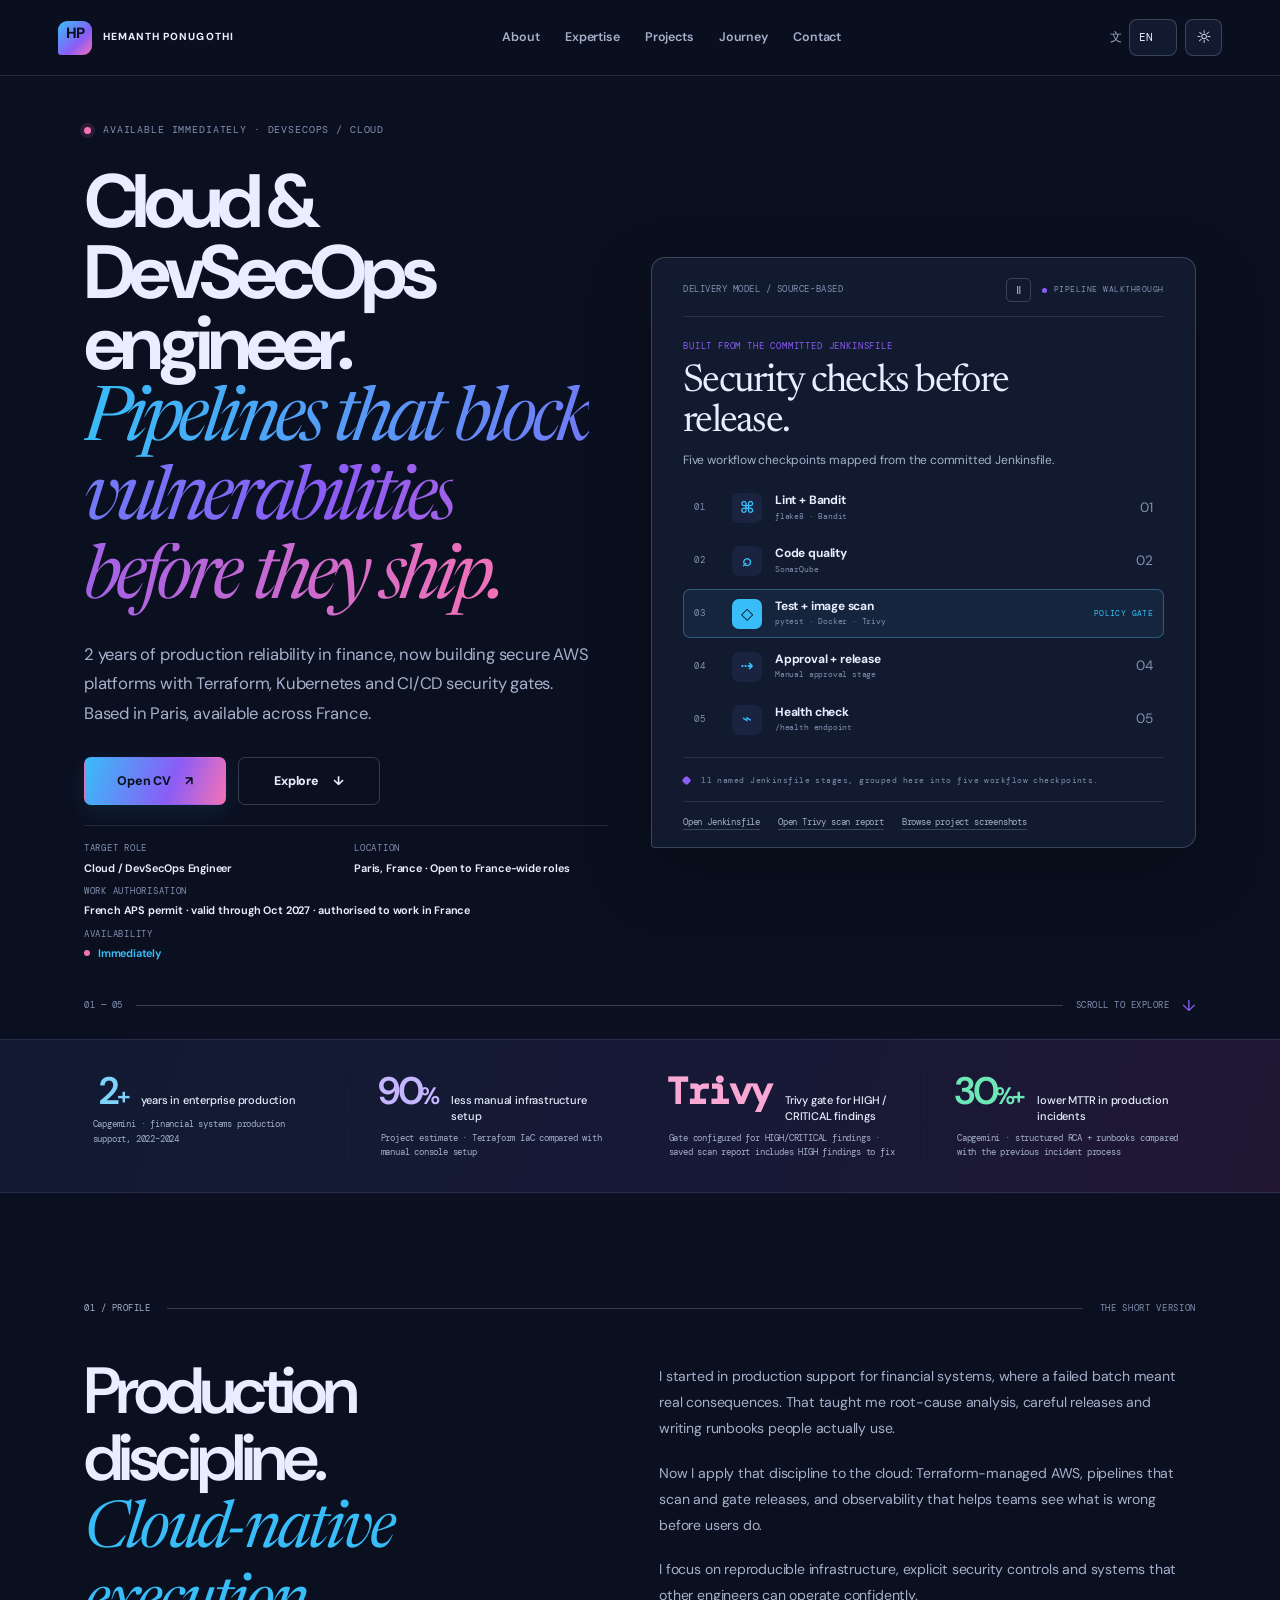
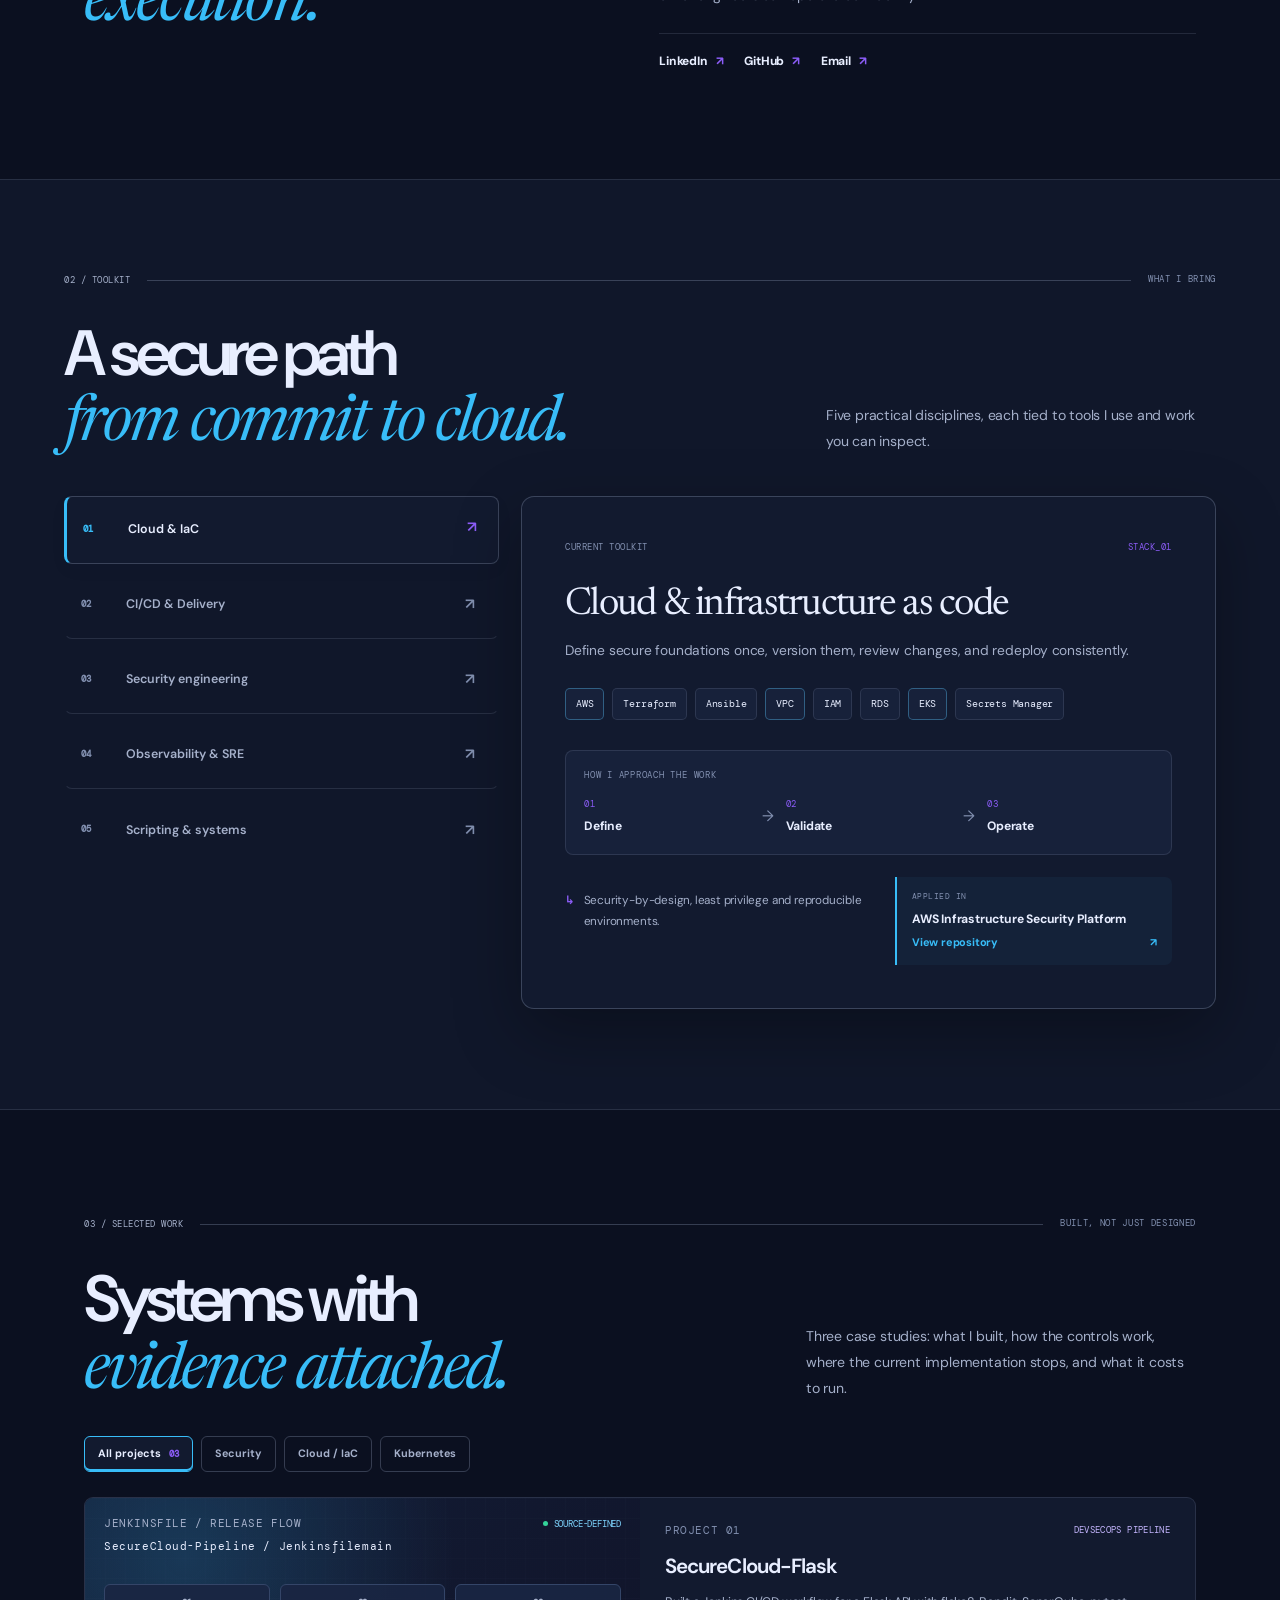
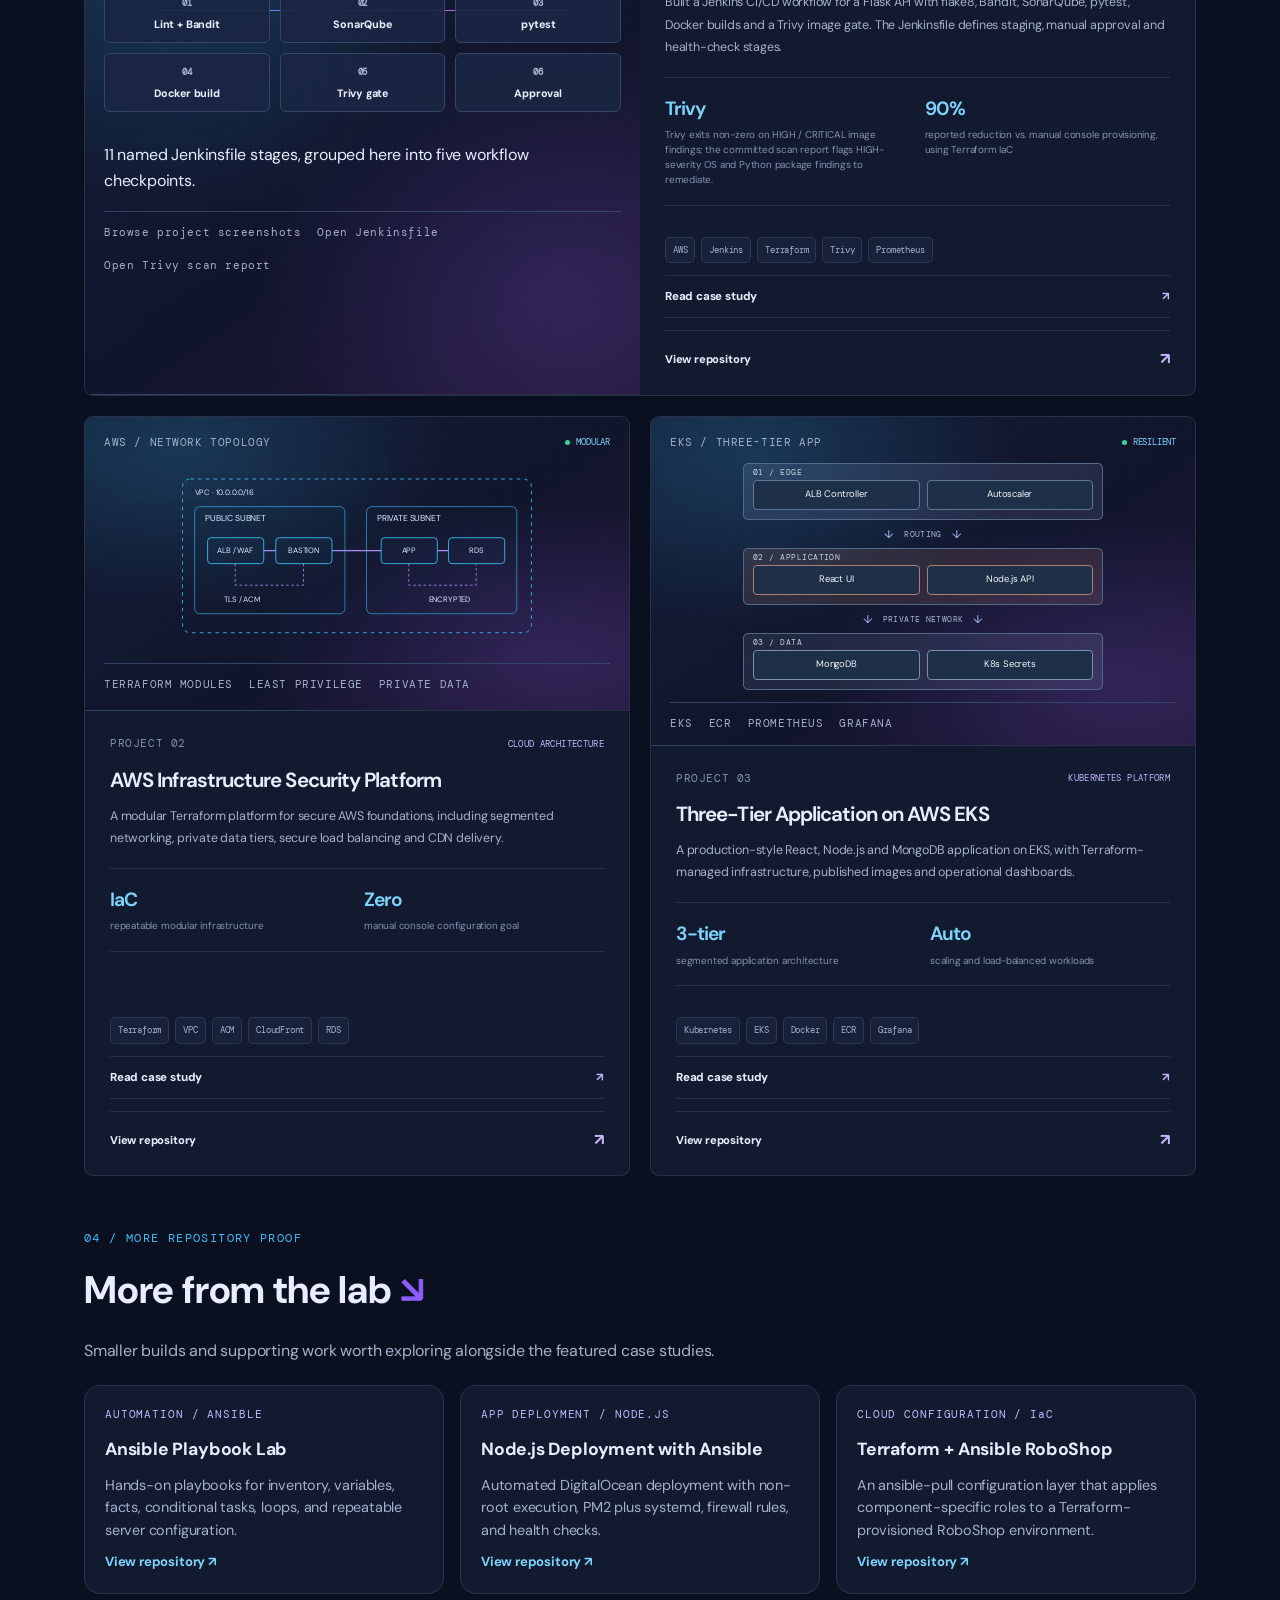
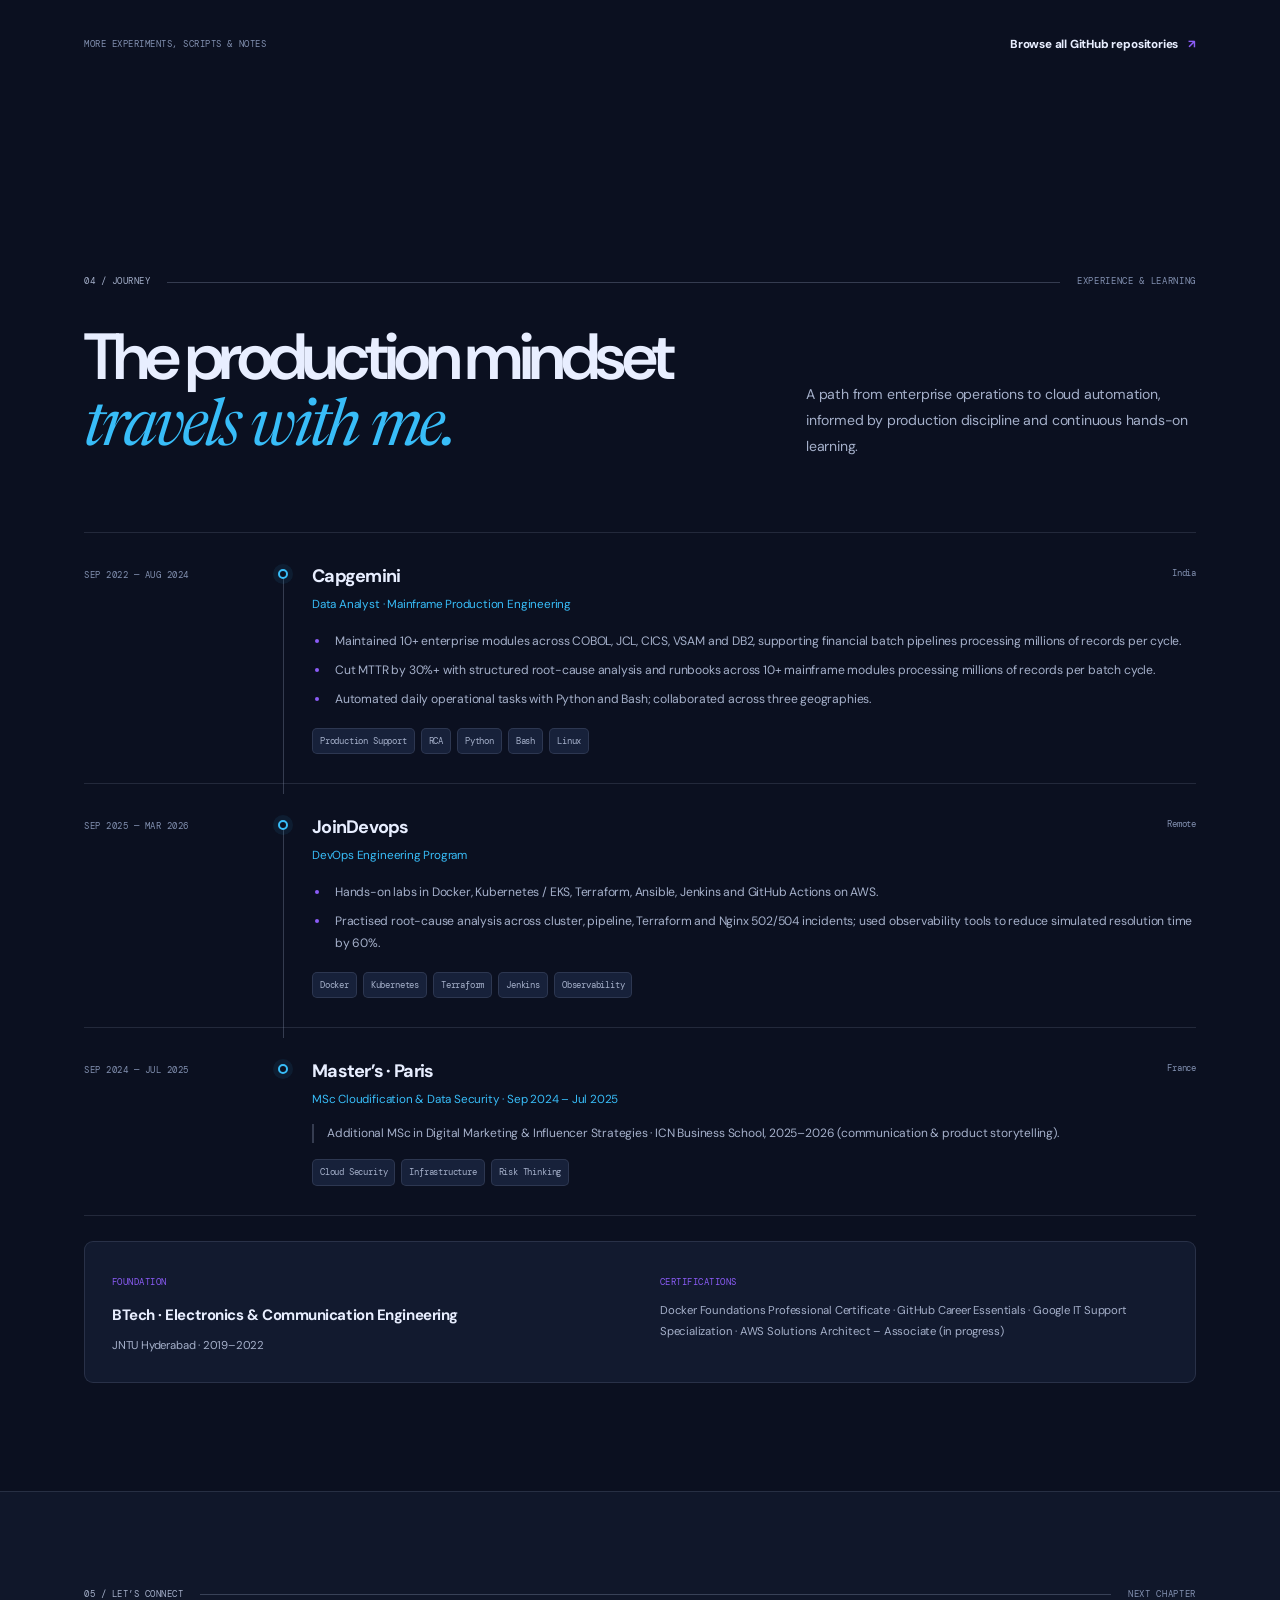
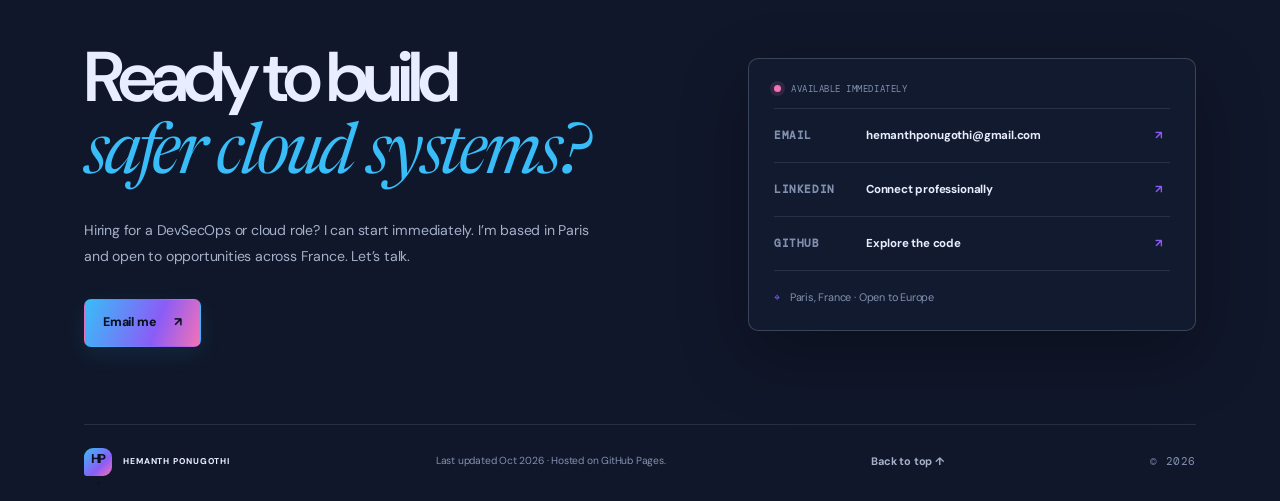
<file: index.html>
<!doctype html>
<html lang="en" data-theme="dark">
<head>
  <meta charset="utf-8" />
  <meta name="viewport" content="width=device-width, initial-scale=1" />
  <meta name="theme-color" content="#0B1020" />
  <meta name="description" content="Hemanth Ponugothi — Cloud, DevSecOps and SRE engineer in France. Secure AWS infrastructure, automated delivery pipelines, and observable systems." />
  <meta property="og:title" content="Hemanth Ponugothi — Cloud & DevSecOps Engineer" />
  <meta property="og:description" content="Building secure, automated, observable cloud infrastructure. Based in France, open to opportunities across Europe." />
  <meta property="og:type" content="website" />
  <title>Hemanth Ponugothi — Cloud & DevSecOps Engineer</title>
  <link rel="icon" href="assets/favicon.svg" type="image/svg+xml" />
  <link rel="preconnect" href="https://fonts.googleapis.com" />
  <link rel="preconnect" href="https://fonts.gstatic.com" crossorigin />
  <link href="https://fonts.googleapis.com/css2?family=DM+Mono:wght@400;500&family=DM+Sans:wght@400;500;600;700;800&family=Newsreader:ital,opsz,wght@0,6..72,400;0,6..72,500;1,6..72,400;1,6..72,500&display=swap" rel="stylesheet" />
  <link rel="stylesheet" href="styles.css" />
  <link rel="stylesheet" href="refined.css" />
</head>
<body>
  <div class="scroll-progress" aria-hidden="true"><span id="scroll-progress-bar"></span></div>
  <header class="site-header" id="top">
    <a class="brand" href="#top" aria-label="Hemanth Ponugothi home"><span class="brand-mark">HP<span>.</span></span><span class="brand-name">HEMANTH PONUGOTHI</span></a>
    <nav class="primary-nav" id="primary-nav" aria-label="Main navigation">
      <a href="#about" data-i18n="nav_about">About</a>
      <a href="#expertise" data-i18n="nav_expertise">Expertise</a>
      <a href="#projects" data-i18n="nav_projects">Projects</a>
      <a href="#journey" data-i18n="nav_journey">Journey</a>
      <a href="#contact" data-i18n="nav_contact">Contact</a>
    </nav>
    <div class="header-tools">
      <label class="language-label" for="language-select" aria-label="Choose language"> <span class="language-glyph">文</span> </label>
      <select id="language-select" class="language-select" aria-label="Choose language">
        <option value="en">EN</option><option value="fr">FR</option>
      </select>
      <button class="theme-toggle" id="theme-toggle" type="button" aria-label="Switch to light mode" title="Switch theme"><span class="theme-icon" aria-hidden="true">☼</span></button>
      <button class="menu-toggle" id="menu-toggle" type="button" aria-label="Open navigation" aria-expanded="false"><span></span><span></span></button>
    </div>
  </header>

  <main>
    <section class="hero section-shell" aria-labelledby="hero-title">
      <div class="hero-copy">
        <div class="eyebrow"><span class="pulse-dot"></span><span data-i18n="hero_eyebrow">AVAILABLE IMMEDIATELY · DEVSECOPS / CLOUD</span></div>
        <h1 id="hero-title"><span data-i18n="hero_hello">Cloud &amp; DevSecOps engineer.</span><br /><span class="headline-accent" data-i18n="hero_headline">Pipelines that block vulnerabilities before they ship.</span></h1>
        <p class="hero-intro" data-i18n="hero_intro">2 years of production reliability in finance, now building secure AWS platforms with Terraform, Kubernetes and CI/CD security gates. Based in Paris, available across France.</p>
        <div class="hero-actions" aria-label="Main actions">
          <a class="button button-primary" href="assets/Hemanth-Ponugothi-CV.pdf" target="_blank" rel="noopener" aria-label="Open CV in a new tab"><span data-i18n="hero_cta_cv">Open CV</span><span aria-hidden="true">↗</span></a>
          <a class="button button-quiet" href="#projects"><span data-i18n="hero_cta_projects">Explore</span><span aria-hidden="true">↓</span></a>
        </div>
        <div class="hero-facts" aria-label="Recruiter essentials">
          <div class="hero-fact"><span class="mono" data-i18n="fact_role_label">TARGET ROLE</span><strong data-i18n="fact_role">Cloud / DevSecOps Engineer</strong></div>
          <div class="hero-fact"><span class="mono" data-i18n="fact_location_label">LOCATION</span><strong data-i18n="fact_location">Paris, France · Open to France-wide roles</strong></div>
          <div class="hero-fact hero-fact-wide"><span class="mono" data-i18n="fact_authorisation_label">WORK AUTHORISATION</span><strong data-i18n="fact_authorisation">French APS permit · valid through Oct 2027 · authorised to work in France</strong></div>
          <div class="hero-fact"><span class="mono" data-i18n="fact_availability_label">AVAILABILITY</span><strong class="available-now"><span class="pulse-dot"></span><span data-i18n="fact_availability">Immediately</span></strong></div>
        </div>
      </div>
      <div class="hero-visual flow-board" aria-label="Engineering workflow from commit through testing, security scanning, deployment and observability">
        <div class="visual-topline">
          <span class="mono" data-i18n="visual_system">DELIVERY MODEL / SOURCE-BASED</span>
          <div class="visual-tools">
            <button class="motion-toggle" id="motion-toggle" type="button" aria-label="Pause decorative motion" title="Pause decorative motion" aria-pressed="false">Ⅱ</button>
            <span class="live-label"><span></span><span data-i18n="visual_live">PIPELINE WALKTHROUGH</span></span>
          </div>
        </div>
        <div class="flow-board-intro">
          <span class="flow-overline mono" data-i18n="flow_overline">A PRACTICAL PATH TO PRODUCTION</span>
          <h2 data-i18n="flow_heading">Every release earns its way in.</h2>
          <p data-i18n="flow_subtitle">Five workflow checkpoints mapped from the committed Jenkinsfile.</p>
        </div>
        <div class="flow-stages" role="list" aria-label="Five workflow checkpoints mapped from the committed Jenkinsfile">
          <div class="flow-stage" role="listitem"><span class="flow-stage-num mono">01</span><div class="flow-stage-mark">⌘</div><div class="flow-stage-copy"><strong>Lint + Bandit</strong><span>flake8 · Bandit</span></div><span class="flow-state">01</span></div>
          <div class="flow-stage" role="listitem"><span class="flow-stage-num mono">02</span><div class="flow-stage-mark">⌕</div><div class="flow-stage-copy"><strong>Code quality</strong><span>SonarQube</span></div><span class="flow-state">02</span></div>
          <div class="flow-stage flow-stage-gate" role="listitem"><span class="flow-stage-num mono">03</span><div class="flow-stage-mark">◇</div><div class="flow-stage-copy"><strong>Test + image scan</strong><span>pytest · Docker · Trivy</span></div><span class="gate-pill" data-i18n="flow_gate">POLICY GATE</span></div>
          <div class="flow-stage" role="listitem"><span class="flow-stage-num mono">04</span><div class="flow-stage-mark">⇢</div><div class="flow-stage-copy"><strong>Approval + release</strong><span>Manual approval stage</span></div><span class="flow-state">04</span></div>
          <div class="flow-stage" role="listitem"><span class="flow-stage-num mono">05</span><div class="flow-stage-mark">⌁</div><div class="flow-stage-copy"><strong>Health check</strong><span>/health endpoint</span></div><span class="flow-state">05</span></div>
        </div>
        <div class="flow-board-footer"><span class="flow-footer-mark"></span><span class="mono" data-i18n="pipeline_source_note">11 named Jenkinsfile stages, grouped here into five workflow checkpoints.</span></div>
        <div class="flow-source-links"><a href="https://github.com/Hemanth26080/SecureCloud-Pipeline/blob/main/Jenkinsfile" target="_blank" rel="noopener" data-i18n="open_jenkinsfile">Open Jenkinsfile</a><a href="https://github.com/Hemanth26080/SecureCloud-Pipeline/blob/main/image_scan.txt" target="_blank" rel="noopener" data-i18n="open_scan_report">Open Trivy scan report</a><a href="https://github.com/Hemanth26080/SecureCloud-Pipeline/tree/main/docs/screenshots" target="_blank" rel="noopener" data-i18n="browse_screenshots">Browse project screenshots</a></div>
      </div>
      <div class="hero-bottomline"><span class="mono">01 — 05</span><span class="hero-bottom-rule"></span><span class="mono" data-i18n="scroll_hint">SCROLL TO EXPLORE</span><span class="down-arrow">↓</span></div>
    </section>

    <section class="signal-strip" aria-label="Career highlights">
      <div class="signal-item"><span class="signal-value">2<span>+</span></span><span class="signal-label" data-i18n="stat_experience">years in enterprise production</span><span class="signal-context" data-i18n="stat_experience_context">Capgemini · financial systems production support, 2022–2024</span></div>
      <div class="signal-item"><span class="signal-value">90<span>%</span></span><span class="signal-label" data-i18n="stat_setup">less manual infrastructure setup</span><span class="signal-context" data-i18n="stat_setup_context">Project estimate · Terraform IaC compared with manual console setup</span></div>
      <div class="signal-item"><span class="signal-value signal-value-word">Trivy</span><span class="signal-label" data-i18n="stat_cves">Trivy gate for HIGH / CRITICAL findings</span><span class="signal-context" data-i18n="stat_cves_context">Gate configured for HIGH/CRITICAL findings · saved scan report includes HIGH findings to fix</span></div>
      <div class="signal-item"><span class="signal-value">30<span>%+</span></span><span class="signal-label" data-i18n="stat_mttr">lower MTTR in production incidents</span><span class="signal-context" data-i18n="stat_mttr_context">Capgemini · structured RCA + runbooks compared with the previous incident process</span></div>
    </section>

    <section class="content-section section-shell" id="about">
      <div class="section-kicker"><span class="mono">01 / PROFILE</span><span class="kicker-line"></span><span data-i18n="kicker_about">THE SHORT VERSION</span></div>
      <div class="about-grid">
        <div><h2 data-i18n="about_title">Reliability is built in.<br /><em>Not bolted on.</em></h2></div>
        <div class="about-text"><p data-i18n="about_p1">I’m a Cloud &amp; DevSecOps engineer based in France, with two years of enterprise production experience and hands-on cloud projects built around security by design.</p><p data-i18n="about_p2">My sweet spot is the space where infrastructure, delivery, security and reliability meet: Terraform-managed AWS environments, automated CI/CD gates, vulnerability scanning, and observability that helps teams understand what’s happening in production.</p><p data-i18n="about_p3">I bring a production mindset from financial mainframe systems — root-cause analysis, careful releases, and clear runbooks — into modern cloud-native engineering.</p><div class="about-links"><a href="https://www.linkedin.com/in/hemanth260800/" target="_blank" rel="noopener">LinkedIn <span>↗</span></a><a href="https://github.com/Hemanth26080?tab=repositories" target="_blank" rel="noopener">GitHub <span>↗</span></a><a href="mailto:hemanthponugothi@gmail.com">Email <span>↗</span></a></div></div>
      </div>
    </section>

    <section class="content-section expertise-section section-shell" id="expertise">
      <div class="section-kicker"><span class="mono">02 / TOOLKIT</span><span class="kicker-line"></span><span data-i18n="kicker_expertise">WHAT I BRING</span></div>
      <div class="section-heading-row"><h2 data-i18n="expertise_title">A secure path<br /><em>from commit to cloud.</em></h2><p data-i18n="expertise_desc">Tap a discipline to explore the tools I use to turn infrastructure into a repeatable engineering system.</p></div>
      <div class="toolkit-layout">
        <div class="discipline-tabs" role="tablist" aria-label="Skill categories">
          <button class="discipline-tab active" role="tab" aria-selected="true" data-skill="cloud"><span class="tab-number">01</span><span data-i18n="skill_cloud">Cloud &amp; IaC</span><span class="tab-arrow">↗</span></button>
          <button class="discipline-tab" role="tab" aria-selected="false" data-skill="delivery"><span class="tab-number">02</span><span data-i18n="skill_delivery">CI/CD &amp; Delivery</span><span class="tab-arrow">↗</span></button>
          <button class="discipline-tab" role="tab" aria-selected="false" data-skill="security"><span class="tab-number">03</span><span data-i18n="skill_security">Security engineering</span><span class="tab-arrow">↗</span></button>
          <button class="discipline-tab" role="tab" aria-selected="false" data-skill="reliability"><span class="tab-number">04</span><span data-i18n="skill_reliability">Observability &amp; SRE</span><span class="tab-arrow">↗</span></button>
          <button class="discipline-tab" role="tab" aria-selected="false" data-skill="development"><span class="tab-number">05</span><span data-i18n="skill_development">Scripting &amp; systems</span><span class="tab-arrow">↗</span></button>
        </div>
        <div class="toolkit-panel" id="toolkit-panel" role="tabpanel" aria-live="polite">
          <div class="panel-top"><span class="mono" data-i18n="toolkit_stack">CURRENT TOOLKIT</span><span class="panel-index mono" id="panel-index">STACK_01</span></div>
          <h3 id="skill-panel-title">Cloud &amp; infrastructure as code</h3><p id="skill-panel-description">Define secure foundations once, version them, review changes, and redeploy consistently.</p>
          <div class="skill-chips" id="skill-chips"><span>AWS</span><span>Terraform</span><span>Ansible</span><span>VPC</span><span>IAM</span><span>RDS</span><span>EKS</span><span>Secrets Manager</span></div>
          <div class="expertise-method" aria-label="Engineering approach">
            <div class="skill-visual-label mono" data-i18n="skill_visual_label">HOW I APPROACH THE WORK</div>
            <div class="method-steps"><div><span class="method-number mono">01</span><strong data-i18n="approach_define">Define</strong></div><span class="method-connector" aria-hidden="true">→</span><div><span class="method-number mono">02</span><strong data-i18n="approach_validate">Validate</strong></div><span class="method-connector" aria-hidden="true">→</span><div><span class="method-number mono">03</span><strong data-i18n="approach_operate">Operate</strong></div></div>
          </div>
          <div class="expertise-panel-bottom">
            <div class="panel-note"><span class="check-mark">↳</span><span id="skill-panel-note">Security-by-design, least privilege and reproducible environments.</span></div>
            <div class="panel-proof" id="panel-proof"><span class="proof-label mono" data-i18n="skill_evidence_label">APPLIED IN</span><strong id="skill-proof-title">AWS Infrastructure Security Platform</strong><a id="skill-proof-link" href="https://github.com/Hemanth26080/aws-infrastructure-security-platform" target="_blank" rel="noopener"><span data-i18n="view_repository">View repository</span><span aria-hidden="true">↗</span></a></div>
          </div>
        </div>
      </div>
    </section>

    <section class="content-section projects-section" id="projects">
      <div class="section-shell">
        <div class="section-kicker"><span class="mono">03 / SELECTED WORK</span><span class="kicker-line"></span><span data-i18n="kicker_projects">BUILT, NOT JUST DESIGNED</span></div>
        <div class="section-heading-row"><h2 data-i18n="projects_title">Infrastructure<br /><em>with receipts.</em></h2><p data-i18n="projects_desc">Three hands-on projects showcasing pipeline enforcement, cloud architecture and Kubernetes operations.</p></div>
        <div class="project-filters" role="group" aria-label="Filter projects"><button class="filter-button active" data-filter="all" data-i18n="filter_all">All projects <span>03</span></button><button class="filter-button" data-filter="security" data-i18n="filter_security">Security</button><button class="filter-button" data-filter="cloud" data-i18n="filter_cloud">Cloud / IaC</button><button class="filter-button" data-filter="kubernetes" data-i18n="filter_kubernetes">Kubernetes</button></div>
        <div class="project-grid">
          <article class="project-card project-featured" data-categories="security cloud">
            <div class="project-art art-pipeline source-pipeline-art">
              <div class="art-header"><span class="mono">JENKINSFILE / RELEASE FLOW</span><span class="art-status source-status"><span></span> SOURCE-DEFINED</span></div>
              <div class="pipeline-visual-window">
                <div class="pipeline-window-top"><span class="window-dots"><i></i><i></i><i></i></span><span class="mono">SecureCloud-Pipeline / Jenkinsfile</span><span class="mono">main</span></div>
                <div class="pipeline-flow">
                  <div class="pipeline-node"><b>01</b><span>Lint + Bandit</span></div>
                  <div class="pipeline-node"><b>02</b><span>SonarQube</span></div>
                  <div class="pipeline-node"><b>03</b><span>pytest</span></div>
                  <div class="pipeline-node"><b>04</b><span>Docker build</span></div>
                  <div class="pipeline-node pipeline-node-gate"><b>05</b><span>Trivy gate</span></div>
                  <div class="pipeline-node"><b>06</b><span>Approval</span></div>
                </div>
              </div>
              <p class="pipeline-source-caption" data-i18n="pipeline_source_note">11 named Jenkinsfile stages, grouped here into five workflow checkpoints.</p>
              <div class="art-footer mono"><a href="https://github.com/Hemanth26080/SecureCloud-Pipeline/tree/main/docs/screenshots" target="_blank" rel="noopener" data-i18n="browse_screenshots">Browse project screenshots ↗</a><a href="https://github.com/Hemanth26080/SecureCloud-Pipeline/blob/main/Jenkinsfile" target="_blank" rel="noopener" data-i18n="open_jenkinsfile">Open Jenkinsfile ↗</a><a href="https://github.com/Hemanth26080/SecureCloud-Pipeline/blob/main/image_scan.txt" target="_blank" rel="noopener" data-i18n="open_scan_report">Open Trivy scan report ↗</a></div>
            </div>
            <div class="project-body"><div class="project-top"><span class="project-number mono">PROJECT 01</span><span class="project-kind" data-i18n="project_kind_pipeline">DEVSECOPS PIPELINE</span></div><h3>SecureCloud-Flask</h3><p data-i18n="project1_desc">Built a Jenkins CI/CD workflow for a Flask API with flake8, Bandit, SonarQube, pytest, Docker builds and a Trivy image gate. The Jenkinsfile defines staging, manual approval and health-check stages.</p><div class="project-outcomes"><div><strong>Trivy</strong><span data-i18n="project1_outcome1">Trivy exits non-zero on HIGH / CRITICAL image findings; the committed scan report flags HIGH-severity OS and Python package findings to remediate.</span></div><div><strong>90%</strong><span data-i18n="project1_outcome2">reported reduction vs. manual console provisioning, using Terraform IaC</span></div></div><div class="tag-row"><span>AWS</span><span>Jenkins</span><span>Terraform</span><span>Trivy</span><span>Prometheus</span></div><a class="case-study-link" href="case-studies/securecloud-flask.html"><span data-i18n="case_study_link">Read case study</span><span aria-hidden="true">↗</span></a><a class="project-link" href="https://github.com/Hemanth26080/SecureCloud-Pipeline" target="_blank" rel="noopener"><span data-i18n="view_repository">View repository</span><span aria-hidden="true">↗</span></a></div>
          </article>
          <article class="project-card" data-categories="cloud security">
            <div class="project-art art-network"><div class="art-header"><span class="mono">AWS / NETWORK TOPOLOGY</span><span class="art-status"><span></span> MODULAR</span></div><svg viewBox="0 0 440 220" class="network-svg" role="img" aria-label="AWS network architecture diagram"><rect x="18" y="22" width="404" height="178" rx="9" fill="none" stroke="#718c78" stroke-dasharray="4 5"/><text x="32" y="40" fill="#a7bca9" font-size="9">VPC · 10.0.0.0/16</text><rect x="32" y="54" width="174" height="124" rx="6" fill="#9bbda2" fill-opacity=".06" stroke="#9bbda2" stroke-opacity=".7"/><rect x="231" y="54" width="174" height="124" rx="6" fill="#6e9779" fill-opacity=".06" stroke="#6e9779" stroke-opacity=".7"/><text x="44" y="71" fill="#9bbda2" font-size="10">PUBLIC SUBNET</text><text x="243" y="71" fill="#6e9779" font-size="10">PRIVATE SUBNET</text><rect x="47" y="90" width="65" height="30" rx="4" fill="#9bbda2" fill-opacity=".18" stroke="#9bbda2"/><text x="79" y="108" fill="#eef5ed" font-size="9" text-anchor="middle">ALB / WAF</text><rect x="126" y="90" width="65" height="30" rx="4" fill="#9bbda2" fill-opacity=".18" stroke="#9bbda2"/><text x="158" y="108" fill="#eef5ed" font-size="9" text-anchor="middle">BASTION</text><rect x="248" y="90" width="65" height="30" rx="4" fill="#6e9779" fill-opacity=".18" stroke="#6e9779"/><text x="280" y="108" fill="#e4f0e5" font-size="9" text-anchor="middle">APP</text><rect x="326" y="90" width="65" height="30" rx="4" fill="#6e9779" fill-opacity=".18" stroke="#6e9779"/><text x="358" y="108" fill="#e4f0e5" font-size="9" text-anchor="middle">RDS</text><path d="M112 105 H126 M191 105 H248 M313 105 H326" stroke="#b8d0bd" stroke-width="1.5"/><path d="M79 120 V145 H158 V120 M280 120 V145 H358 V120" fill="none" stroke="#a7bca9" stroke-dasharray="3 3"/><text x="87" y="164" fill="#a7bca9" font-size="9" text-anchor="middle">TLS / ACM</text><text x="327" y="164" fill="#a7bca9" font-size="9" text-anchor="middle">ENCRYPTED</text></svg><div class="art-footer mono"><span>TERRAFORM MODULES</span><span>LEAST PRIVILEGE</span><span>PRIVATE DATA</span></div></div>
            <div class="project-body"><div class="project-top"><span class="project-number mono">PROJECT 02</span><span class="project-kind" data-i18n="project_kind_architecture">CLOUD ARCHITECTURE</span></div><h3>AWS Infrastructure Security Platform</h3><p data-i18n="project2_desc">A modular Terraform platform for secure AWS foundations, including segmented networking, private data tiers, secure load balancing and CDN delivery.</p><div class="project-outcomes"><div><strong>IaC</strong><span data-i18n="project2_outcome1">repeatable modular infrastructure</span></div><div><strong>Zero</strong><span data-i18n="project2_outcome2">manual console configuration goal</span></div></div><div class="tag-row"><span>Terraform</span><span>VPC</span><span>ACM</span><span>CloudFront</span><span>RDS</span></div><a class="case-study-link" href="case-studies/aws-infrastructure-security-platform.html"><span data-i18n="case_study_link">Read case study</span><span aria-hidden="true">↗</span></a><a class="project-link" href="https://github.com/Hemanth26080/aws-infrastructure-security-platform" target="_blank" rel="noopener"><span data-i18n="view_repository">View repository</span><span aria-hidden="true">↗</span></a></div>
          </article>
          <article class="project-card" data-categories="kubernetes cloud">
            <div class="project-art art-kube"><div class="art-header"><span class="mono">EKS / THREE-TIER APP</span><span class="art-status"><span></span> RESILIENT</span></div><div class="kube-stack"><div class="kube-layer edge"><span class="layer-label">01 / EDGE</span><div class="kube-box">ALB Controller</div><div class="kube-box">Autoscaler</div></div><div class="kube-connector">↓ <span>ROUTING</span> ↓</div><div class="kube-layer app"><span class="layer-label">02 / APPLICATION</span><div class="kube-box">React UI</div><div class="kube-box">Node.js API</div></div><div class="kube-connector">↓ <span>PRIVATE NETWORK</span> ↓</div><div class="kube-layer data"><span class="layer-label">03 / DATA</span><div class="kube-box">MongoDB</div><div class="kube-box">K8s Secrets</div></div></div><div class="art-footer mono"><span>EKS</span><span>ECR</span><span>PROMETHEUS</span><span>GRAFANA</span></div></div>
            <div class="project-body"><div class="project-top"><span class="project-number mono">PROJECT 03</span><span class="project-kind" data-i18n="project_kind_kubernetes">KUBERNETES PLATFORM</span></div><h3>Three-Tier Application on AWS EKS</h3><p data-i18n="project3_desc">A production-style React, Node.js and MongoDB application on EKS, with Terraform-managed infrastructure, published images and operational dashboards.</p><div class="project-outcomes"><div><strong>3-tier</strong><span data-i18n="project3_outcome1">segmented application architecture</span></div><div><strong>Auto</strong><span data-i18n="project3_outcome2">scaling and load-balanced workloads</span></div></div><div class="tag-row"><span>Kubernetes</span><span>EKS</span><span>Docker</span><span>ECR</span><span>Grafana</span></div><a class="case-study-link" href="case-studies/three-tier-eks.html"><span data-i18n="case_study_link">Read case study</span><span aria-hidden="true">↗</span></a><a class="project-link" href="https://github.com/Hemanth26080/Three-Tier-EKS" target="_blank" rel="noopener"><span data-i18n="view_repository">View repository</span><span aria-hidden="true">↗</span></a></div>
          </article>
        </div>
        <div class="additional-projects" aria-labelledby="additional-projects-title">
          <div class="additional-projects-heading"><span class="mono">04 / MORE REPOSITORY PROOF</span><h3 id="additional-projects-title">More from the lab<span>↘</span></h3><p>Smaller builds and supporting work worth exploring alongside the featured case studies.</p></div>
          <div class="additional-project-grid">
            <a class="additional-project" href="https://github.com/Hemanth26080/anisible_playbook" target="_blank" rel="noopener"><span class="mono">AUTOMATION / ANSIBLE</span><strong>Ansible Playbook Lab</strong><span>Hands-on playbooks for inventory, variables, facts, conditional tasks, loops, and repeatable server configuration.</span><b>View repository ↗</b></a>
            <a class="additional-project" href="https://github.com/Hemanth26080/ansible-nodejs-deployment" target="_blank" rel="noopener"><span class="mono">APP DEPLOYMENT / NODE.JS</span><strong>Node.js Deployment with Ansible</strong><span>Automated DigitalOcean deployment with non-root execution, PM2 plus systemd, firewall rules, and health checks.</span><b>View repository ↗</b></a>
            <a class="additional-project" href="https://github.com/Hemanth26080/ansible-roboshop-roles-tf" target="_blank" rel="noopener"><span class="mono">CLOUD CONFIGURATION / IaC</span><strong>Terraform + Ansible RoboShop</strong><span>An ansible-pull configuration layer that applies component-specific roles to a Terraform-provisioned RoboShop environment.</span><b>View repository ↗</b></a>
          </div>
        </div>
        <div class="more-work-line"><span class="mono" data-i18n="more_projects">MORE EXPERIMENTS, SCRIPTS &amp; NOTES</span><a href="https://github.com/Hemanth26080?tab=repositories" target="_blank" rel="noopener"><span data-i18n="all_github">Browse all GitHub repositories</span><span>↗</span></a></div>
      </div>
    </section>

    <section class="content-section section-shell" id="journey">
      <div class="section-kicker"><span class="mono">04 / JOURNEY</span><span class="kicker-line"></span><span data-i18n="kicker_journey">EXPERIENCE &amp; LEARNING</span></div>
      <div class="section-heading-row"><h2 data-i18n="journey_title">The production mindset<br /><em>travels with me.</em></h2><p data-i18n="journey_desc">A path from enterprise operations to cloud automation, informed by production discipline and continuous hands-on learning.</p></div>
      <div class="timeline">
        <article class="timeline-item"><div class="timeline-date mono">SEP 2022 — AUG 2024</div><div class="timeline-marker"><span></span></div><div class="timeline-content"><div class="timeline-heading"><div><h3>Capgemini</h3><p data-i18n="role_capgemini">Data Analyst · Mainframe Production Engineering</p></div><span class="timeline-location">India</span></div><ul><li data-i18n="experience1_a">Maintained 10+ enterprise modules across COBOL, JCL, CICS, VSAM and DB2, supporting financial batch pipelines processing millions of records.</li><li data-i18n="experience1_b">Cut MTTR by 30%+ with structured root-cause analysis and runbooks across 10+ mainframe modules processing millions of records per batch cycle.</li><li data-i18n="experience1_c">Automated daily operational tasks with Python and Bash; collaborated across three geographies.</li></ul><div class="tag-row"><span>Production Support</span><span>RCA</span><span>Python</span><span>Bash</span><span>Linux</span></div></div></article>
        <article class="timeline-item"><div class="timeline-date mono">SEP 2025 — MAR 2026</div><div class="timeline-marker"><span></span></div><div class="timeline-content"><div class="timeline-heading"><div><h3>JoinDevops</h3><p data-i18n="role_training">DevOps Engineering Program</p></div><span class="timeline-location">Remote</span></div><ul><li data-i18n="experience2_a">Hands-on labs in Docker, Kubernetes / EKS, Terraform, Ansible, Jenkins and GitHub Actions on AWS.</li><li data-i18n="experience2_b">Practised root-cause analysis across cluster, pipeline, Terraform and Nginx 502/504 incidents; used observability tools to reduce simulated resolution time by 60%.</li></ul><div class="tag-row"><span>Docker</span><span>Kubernetes</span><span>Terraform</span><span>Jenkins</span><span>Observability</span></div></div></article>
        <article class="timeline-item"><div class="timeline-date mono">SEP 2024 — JUL 2025</div><div class="timeline-marker"><span></span></div><div class="timeline-content"><div class="timeline-heading"><div><h3 data-i18n="education_heading">Master’s studies · Paris</h3><p data-i18n="education_cloud">MSc Cloudification &amp; Data Security</p></div><span class="timeline-location">France</span></div><p class="timeline-paragraph additional-study" data-i18n="education_digital">Additional MSc in Digital Marketing &amp; Influencer Strategies · ICN Business School, 2025–2026 (communication &amp; product storytelling).</p><div class="tag-row"><span>Cloud Security</span><span>Infrastructure</span><span>Risk Thinking</span></div></div></article>
      </div>
      <div class="education-footer"><div><span class="education-label mono" data-i18n="education_label">FOUNDATION</span><h3 data-i18n="btech_title">BTech · Electronics &amp; Communication Engineering</h3><p data-i18n="btech_sub">JNTU Hyderabad · 2019–2022</p></div><div><span class="education-label mono" data-i18n="certs_label">CERTIFICATIONS</span><p data-i18n="certs_text">Docker Foundations Professional Certificate · GitHub Career Essentials · Google IT Support Specialization · AWS Solutions Architect – Associate (in progress)</p></div></div>
    </section>

    <section class="contact-section" id="contact">
      <div class="contact-shell section-shell"><div class="section-kicker"><span class="mono">05 / LET’S CONNECT</span><span class="kicker-line"></span><span data-i18n="kicker_contact">NEXT CHAPTER</span></div><div class="contact-layout"><div><h2 data-i18n="contact_title">Let’s make cloud<br /><em>work better.</em></h2><p data-i18n="contact_desc">I’m exploring DevSecOps, Cloud Engineering and SRE opportunities in France and across Europe. Have a team, project or problem in mind? Let’s talk.</p><a class="button button-primary contact-cta" href="mailto:hemanthponugothi@gmail.com"><span data-i18n="contact_cta">Start a conversation</span><span>↗</span></a></div><div class="contact-card"><div class="contact-card-top"><span class="pulse-dot"></span><span data-i18n="contact_status">OPEN TO RELEVANT OPPORTUNITIES</span></div><a class="contact-method" href="mailto:hemanthponugothi@gmail.com"><span class="contact-method-label mono">EMAIL</span><span>hemanthponugothi@gmail.com</span><span>↗</span></a><a class="contact-method" href="https://www.linkedin.com/in/hemanth260800/" target="_blank" rel="noopener"><span class="contact-method-label mono">LINKEDIN</span><span data-i18n="contact_linkedin">Connect professionally</span><span>↗</span></a><a class="contact-method" href="https://github.com/Hemanth26080?tab=repositories" target="_blank" rel="noopener"><span class="contact-method-label mono">GITHUB</span><span data-i18n="contact_github">Explore the code</span><span>↗</span></a><div class="contact-base"><span>⌖</span><span data-i18n="contact_location">Paris, France · Open to Europe</span></div></div></div><div class="footer-row"><a class="brand footer-brand" href="#top"><span class="brand-mark">HP<span>.</span></span><span class="brand-name">HEMANTH PONUGOTHI</span></a><span class="footer-note" data-i18n="footer_note">Last updated Oct 2026 · Hosted on GitHub Pages.</span><a href="#top" class="back-top"><span data-i18n="back_top">Back to top</span> ↑</a><span class="mono footer-year">© <span id="current-year">2026</span></span></div></div>
    </section>
  </main>
  <div class="toast" id="toast" role="status" aria-live="polite"></div>
  <script src="script.js"></script>
</body>
</html>
</file>
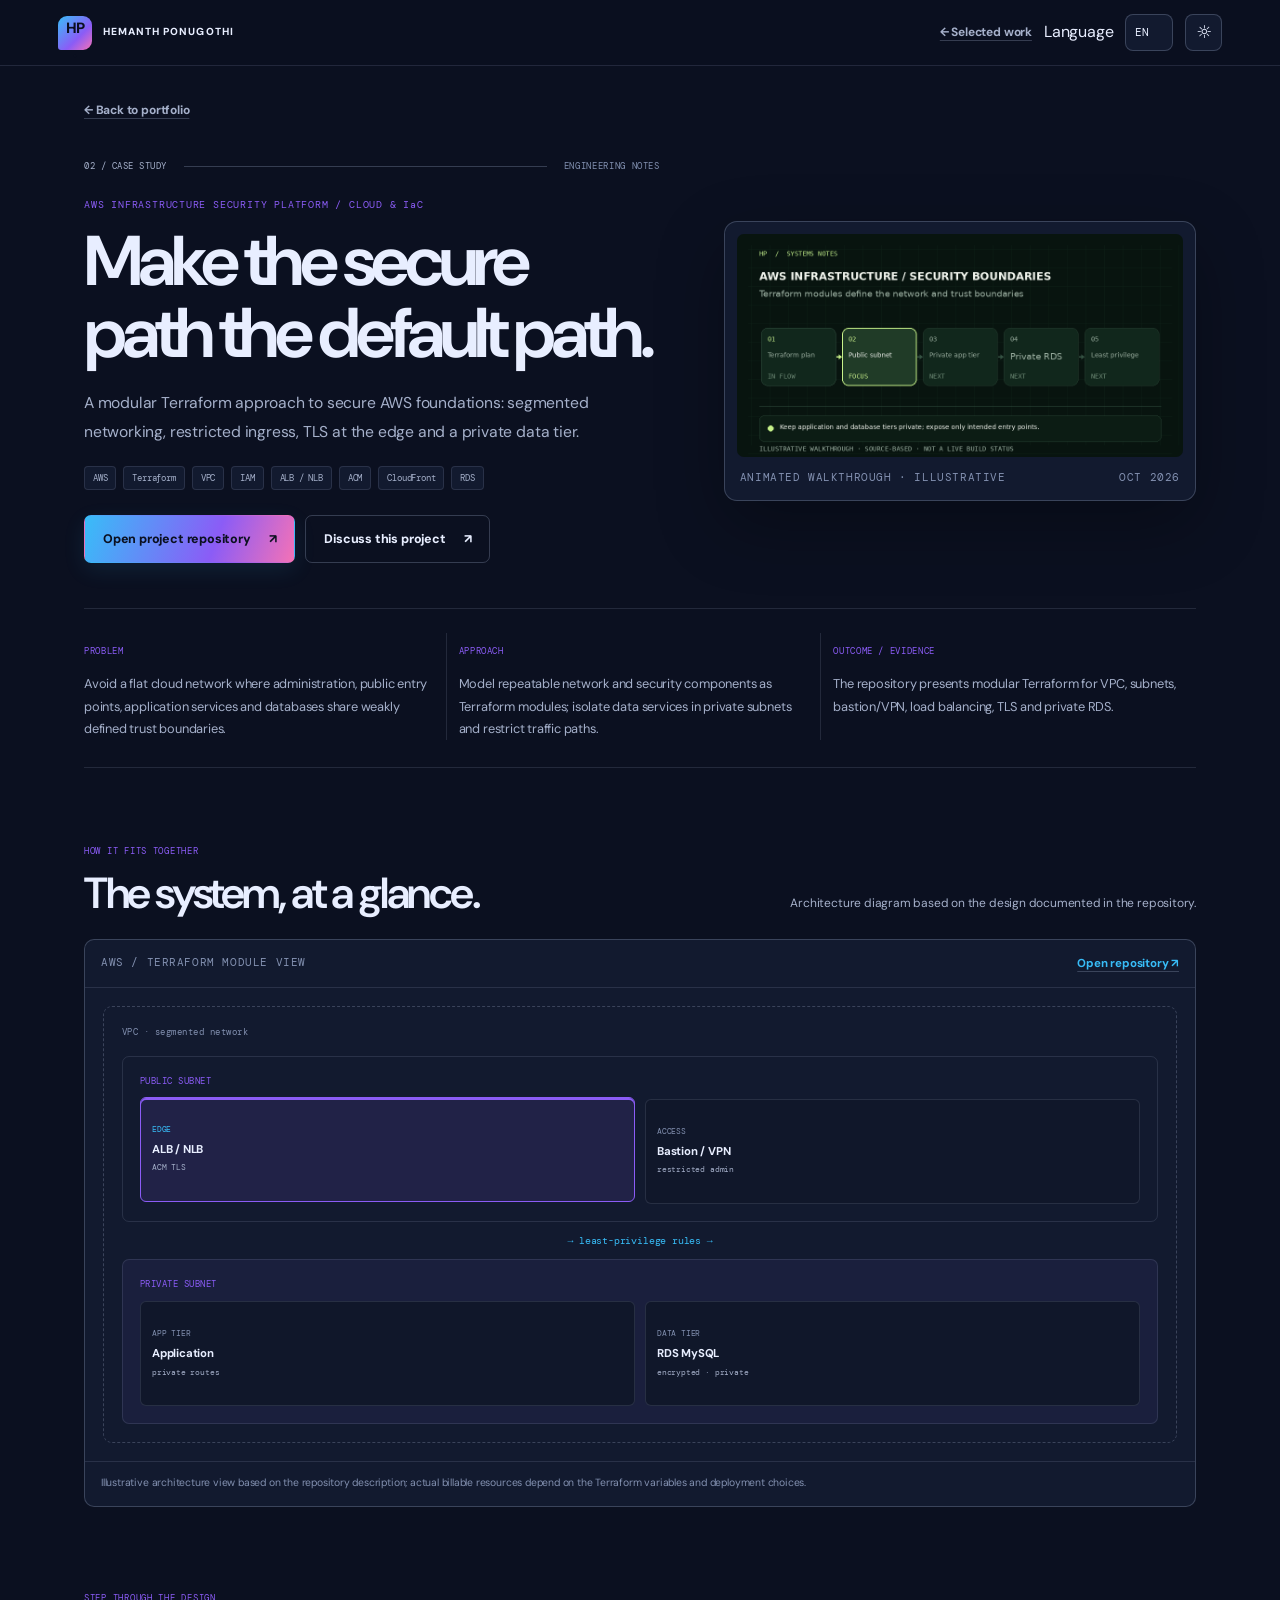
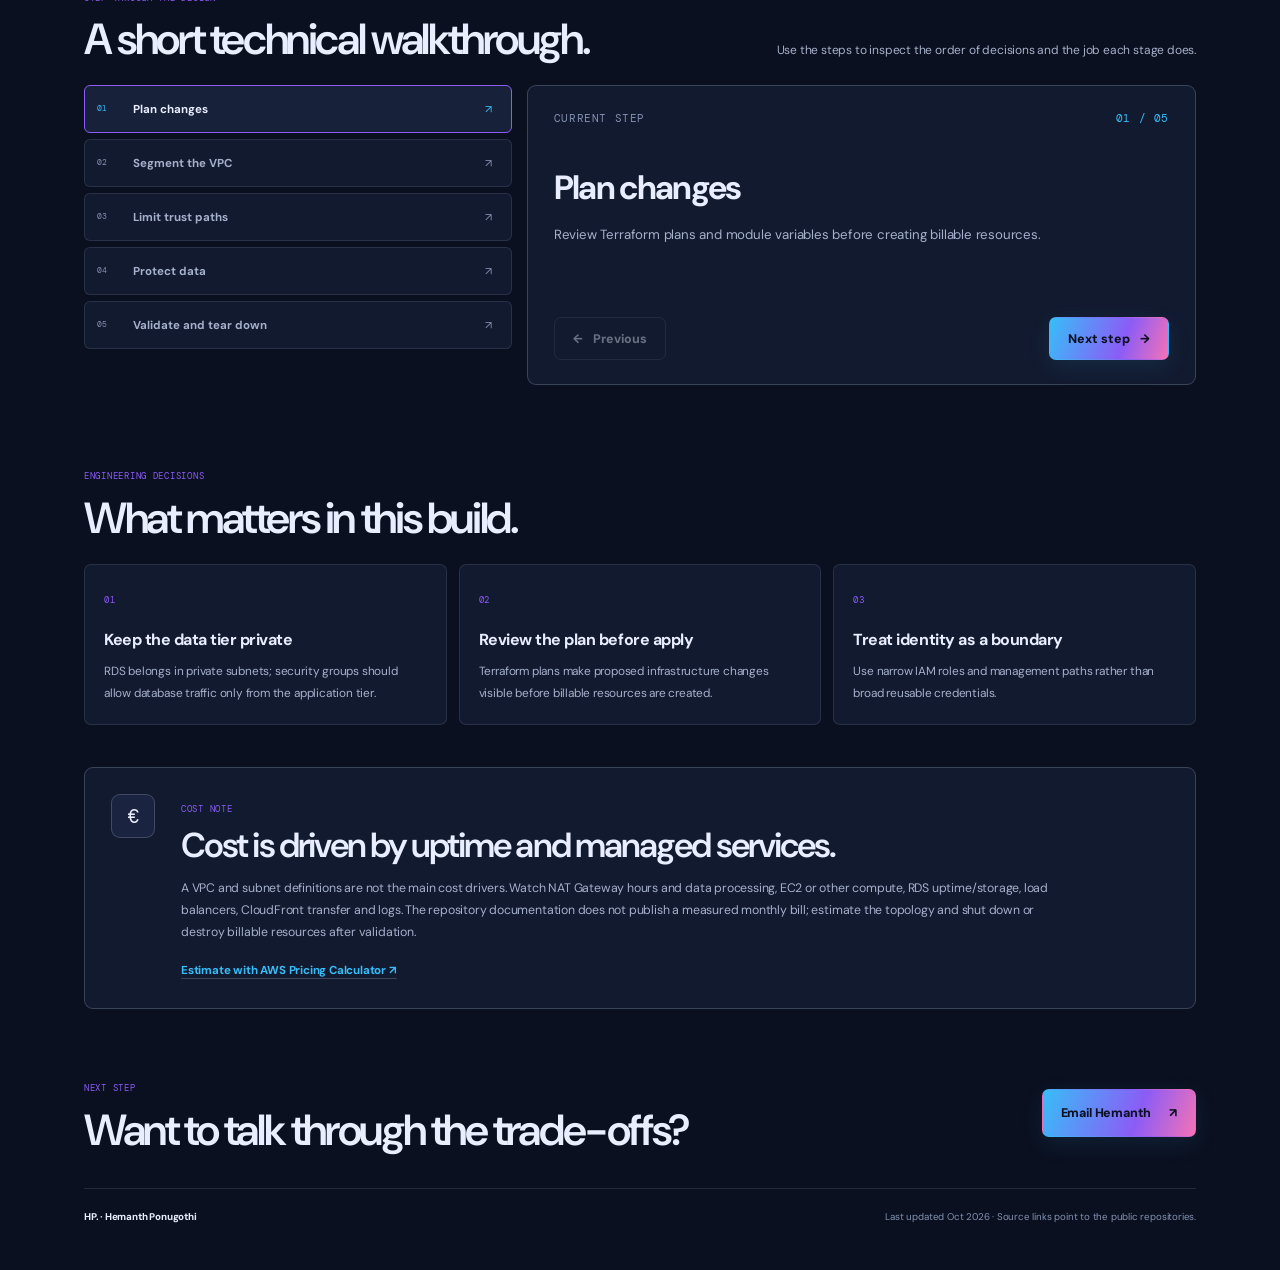
<file: case-studies/aws-infrastructure-security-platform.html>
<!doctype html>
<html lang="en" data-theme="dark">
<head>
  <meta charset="utf-8" />
  <meta name="viewport" content="width=device-width, initial-scale=1" />
  <meta name="theme-color" content="#0B1020" />
  <meta name="description" content="Terraform AWS network design with public and private subnets, least-privilege security groups, load balancing and private RDS." />
  <title>AWS Infrastructure Security Platform · Hemanth Ponugothi</title>
  <link rel="icon" href="../assets/favicon.svg" type="image/svg+xml" />
  <link rel="preconnect" href="https://fonts.googleapis.com" />
  <link rel="preconnect" href="https://fonts.gstatic.com" crossorigin />
  <link href="https://fonts.googleapis.com/css2?family=DM+Mono:wght@400;500&family=DM+Sans:wght@400;500;600;700;800&family=Newsreader:ital,opsz,wght@0,6..72,400;0,6..72,500;1,6..72,400;1,6..72,500&display=swap" rel="stylesheet" />
  <link rel="stylesheet" href="../styles.css" />
  <link rel="stylesheet" href="../refined.css" />
  <link rel="stylesheet" href="case-studies.css" />
</head>
<body class="case-page" data-case="aws">
  <header class="case-header">
    <a class="brand" href="../index.html" aria-label="Hemanth Ponugothi home"><span class="brand-mark">HP<span>.</span></span><span class="brand-name">HEMANTH PONUGOTHI</span></a>
    <div class="case-header-actions">
      <a class="case-home-link" href="../index.html#projects" data-en="← Selected work" data-fr="← Projets sélectionnés">← Selected work</a>
      <label class="sr-only" for="language-select">Language</label>
      <select id="language-select" class="language-select" aria-label="Choose language"><option value="en">EN</option><option value="fr">FR</option></select>
      <button class="theme-toggle" id="theme-toggle" type="button" aria-label="Switch theme" title="Switch theme"><span class="theme-icon" aria-hidden="true">☼</span></button>
    </div>
  </header>
  <main class="case-main section-shell">
    <a class="case-back" href="../index.html#projects" data-en="← Back to portfolio" data-fr="← Retour au portfolio">← Back to portfolio</a>
    <section class="case-hero">
      <div class="case-hero-copy">
        <div class="section-kicker"><span class="mono">02 / CASE STUDY</span><span class="kicker-line"></span><span data-en="ENGINEERING NOTES" data-fr="NOTES D’INGÉNIERIE">ENGINEERING NOTES</span></div>
        <p class="case-overline mono">AWS INFRASTRUCTURE SECURITY PLATFORM / CLOUD &amp; IaC</p>
        <h1 data-en="Make the secure path the default path." data-fr="Faire du chemin sécurisé le chemin par défaut.">Make the secure path the default path.</h1>
        <p class="case-lede" data-en="A modular Terraform approach to secure AWS foundations: segmented networking, restricted ingress, TLS at the edge and a private data tier." data-fr="Une approche Terraform modulaire pour des fondations AWS sécurisées : réseau segmenté, accès entrant limité, TLS en périphérie et couche de données privée.">A modular Terraform approach to secure AWS foundations: segmented networking, restricted ingress, TLS at the edge and a private data tier.</p>
        <div class="case-tags"><span>AWS</span><span>Terraform</span><span>VPC</span><span>IAM</span><span>ALB / NLB</span><span>ACM</span><span>CloudFront</span><span>RDS</span></div>
        <div class="case-hero-actions">
          <a class="button button-primary" href="https://github.com/Hemanth26080/aws-infrastructure-security-platform" target="_blank" rel="noopener"><span data-en="Open project repository" data-fr="Ouvrir le dépôt du projet">Open project repository</span><span aria-hidden="true">↗</span></a>
          <a class="button button-quiet" href="mailto:hemanthponugothi@gmail.com?subject=AWS%20Infrastructure%20Security%20Platform%20case%20study"><span data-en="Discuss this project" data-fr="Échanger sur ce projet">Discuss this project</span><span aria-hidden="true">↗</span></a>
        </div>
      </div>
      <div class="case-hero-visual">
        <img class="case-gif" src="../assets/aws-platform-walkthrough.gif" alt="Illustrative animated sequence explaining Terraform-managed AWS network boundaries." />
        <div class="case-visual-caption"><span class="mono" data-en="ANIMATED WALKTHROUGH · ILLUSTRATIVE" data-fr="PARCOURS ANIMÉ · ILLUSTRATIF">ANIMATED WALKTHROUGH · ILLUSTRATIVE</span><span class="mono">OCT 2026</span></div>
      </div>
    </section>
    <section class="case-summary-grid" aria-label="Project summary">
      <article><span class="mono" data-en="PROBLEM" data-fr="PROBLÈME">PROBLEM</span><p data-en="Avoid a flat cloud network where administration, public entry points, application services and databases share weakly defined trust boundaries." data-fr="Éviter un réseau cloud plat où administration, points d’entrée publics, services applicatifs et bases partagent des frontières de confiance mal définies.">Avoid a flat cloud network where administration, public entry points, application services and databases share weakly defined trust boundaries.</p></article>
      <article><span class="mono" data-en="APPROACH" data-fr="APPROCHE">APPROACH</span><p data-en="Model repeatable network and security components as Terraform modules; isolate data services in private subnets and restrict traffic paths." data-fr="Modéliser le réseau et les composants de sécurité en modules Terraform reproductibles ; isoler les données en sous-réseaux privés et limiter les flux.">Model repeatable network and security components as Terraform modules; isolate data services in private subnets and restrict traffic paths.</p></article>
      <article><span class="mono" data-en="OUTCOME / EVIDENCE" data-fr="RÉSULTAT / PREUVE">OUTCOME / EVIDENCE</span><p data-en="The repository presents modular Terraform for VPC, subnets, bastion/VPN, load balancing, TLS and private RDS." data-fr="Le dépôt présente du Terraform modulaire pour le VPC, les sous-réseaux, bastion/VPN, l’équilibrage, TLS et RDS privé.">The repository presents modular Terraform for VPC, subnets, bastion/VPN, load balancing, TLS and private RDS.</p></article>
    </section>
    <section class="case-section case-diagram-section">
      <div class="case-section-head"><div><span class="mono" data-en="HOW IT FITS TOGETHER" data-fr="VUE D’ENSEMBLE">HOW IT FITS TOGETHER</span><h2 data-en="The system, at a glance." data-fr="Le système en un coup d’œil.">The system, at a glance.</h2></div><p data-en="Architecture diagram based on the design documented in the repository." data-fr="Schéma d’architecture basé sur la conception documentée dans le dépôt.">Architecture diagram based on the design documented in the repository.</p></div>
      <div class="case-diagram"><div class="diagram-topline"><span class="mono">AWS / TERRAFORM MODULE VIEW</span><a href="https://github.com/Hemanth26080/aws-infrastructure-security-platform" target="_blank" rel="noopener" data-en="Open repository ↗" data-fr="Ouvrir le dépôt ↗">Open repository ↗</a></div><div class="network-boundary"><span class="network-label mono">VPC · segmented network</span><div class="network-zone public-zone"><span class="zone-label mono" data-en="PUBLIC SUBNET" data-fr="SOUS-RÉSEAU PUBLIC">PUBLIC SUBNET</span><div class="diagram-node" data-step-index="0"><small>EDGE</small><strong>ALB / NLB</strong><span>ACM TLS</span></div><div class="diagram-node" data-step-index="1"><small>ACCESS</small><strong>Bastion / VPN</strong><span>restricted admin</span></div></div><div class="network-arrow">→ <span data-en="least-privilege rules" data-fr="règles de moindre privilège">least-privilege rules</span> →</div><div class="network-zone private-zone"><span class="zone-label mono" data-en="PRIVATE SUBNET" data-fr="SOUS-RÉSEAU PRIVÉ">PRIVATE SUBNET</span><div class="diagram-node" data-step-index="2"><small>APP TIER</small><strong>Application</strong><span>private routes</span></div><div class="diagram-node" data-step-index="3"><small>DATA TIER</small><strong>RDS MySQL</strong><span>encrypted · private</span></div></div></div><div class="diagram-footnote" data-en="Illustrative architecture view based on the repository description; actual billable resources depend on the Terraform variables and deployment choices." data-fr="Vue d’architecture illustrative basée sur la description du dépôt ; les ressources facturées dépendent des variables Terraform et des choix de déploiement.">Illustrative architecture view based on the repository description; actual billable resources depend on the Terraform variables and deployment choices.</div></div>
    </section>
    <section class="case-section walkthrough-section">
      <div class="case-section-head"><div><span class="mono" data-en="STEP THROUGH THE DESIGN" data-fr="EXPLORER LA CONCEPTION">STEP THROUGH THE DESIGN</span><h2 data-en="A short technical walkthrough." data-fr="Un parcours technique rapide.">A short technical walkthrough.</h2></div><p data-en="Use the steps to inspect the order of decisions and the job each stage does." data-fr="Parcourez les étapes pour comprendre l’ordre des décisions et le rôle de chaque phase.">Use the steps to inspect the order of decisions and the job each stage does.</p></div>
      <div class="walkthrough" data-walkthrough>
        <div class="walkthrough-step-list" role="group" aria-label="Walkthrough steps"><button class="walkthrough-step active" type="button" aria-pressed="true" data-step-index="0" data-title-en="Plan changes" data-title-fr="Planifier les changements" data-desc-en="Review Terraform plans and module variables before creating billable resources." data-desc-fr="Examiner les plans Terraform et les variables des modules avant de créer des ressources facturées."><span class="walk-step-number mono">01</span><span class="walk-step-title" data-en="Plan changes" data-fr="Planifier les changements">Plan changes</span><span class="walk-step-arrow" aria-hidden="true">↗</span></button>
<button class="walkthrough-step" type="button" aria-pressed="false" data-step-index="1" data-title-en="Segment the VPC" data-title-fr="Segmenter le VPC" data-desc-en="Separate public entry points from private application and database workloads." data-desc-fr="Séparer les points d’entrée publics des charges applicatives et de données privées."><span class="walk-step-number mono">02</span><span class="walk-step-title" data-en="Segment the VPC" data-fr="Segmenter le VPC">Segment the VPC</span><span class="walk-step-arrow" aria-hidden="true">↗</span></button>
<button class="walkthrough-step" type="button" aria-pressed="false" data-step-index="2" data-title-en="Limit trust paths" data-title-fr="Limiter les chemins de confiance" data-desc-en="Use scoped security groups, IAM roles and explicit application-to-database paths." data-desc-fr="Utiliser des groupes de sécurité limités, des rôles IAM et des chemins explicites entre application et base."><span class="walk-step-number mono">03</span><span class="walk-step-title" data-en="Limit trust paths" data-fr="Limiter les chemins de confiance">Limit trust paths</span><span class="walk-step-arrow" aria-hidden="true">↗</span></button>
<button class="walkthrough-step" type="button" aria-pressed="false" data-step-index="3" data-title-en="Protect data" data-title-fr="Protéger les données" data-desc-en="Keep RDS private and apply encryption settings to storage and connections where configured." data-desc-fr="Garder RDS privé et configurer le chiffrement du stockage et des connexions selon le déploiement."><span class="walk-step-number mono">04</span><span class="walk-step-title" data-en="Protect data" data-fr="Protéger les données">Protect data</span><span class="walk-step-arrow" aria-hidden="true">↗</span></button>
<button class="walkthrough-step" type="button" aria-pressed="false" data-step-index="4" data-title-en="Validate and tear down" data-title-fr="Valider puis détruire" data-desc-en="Inspect outputs and connectivity, then destroy resources when the demo is finished." data-desc-fr="Vérifier les sorties et la connectivité, puis détruire les ressources après la démonstration."><span class="walk-step-number mono">05</span><span class="walk-step-title" data-en="Validate and tear down" data-fr="Valider puis détruire">Validate and tear down</span><span class="walk-step-arrow" aria-hidden="true">↗</span></button></div>
        <div class="walkthrough-detail"><div class="walkthrough-visual-state"><span class="mono" data-en="CURRENT STEP" data-fr="ÉTAPE ACTUELLE">CURRENT STEP</span><span class="walkthrough-index mono" id="walkthrough-index">01 / 05</span></div><h3 id="walkthrough-title">Plan changes</h3><p id="walkthrough-description">Review Terraform plans and module variables before creating billable resources.</p><div class="walkthrough-controls"><button class="button button-quiet" type="button" data-walk-prev disabled><span aria-hidden="true">←</span><span data-en="Previous" data-fr="Précédent">Previous</span></button><button class="button button-primary" type="button" data-walk-next><span data-en="Next step" data-fr="Étape suivante">Next step</span><span aria-hidden="true">→</span></button></div></div>
      </div>
    </section>
    <section class="case-section case-decisions">
      <div class="case-section-head"><div><span class="mono" data-en="ENGINEERING DECISIONS" data-fr="DÉCISIONS D’INGÉNIERIE">ENGINEERING DECISIONS</span><h2 data-en="What matters in this build." data-fr="Les points clés de cette réalisation.">What matters in this build.</h2></div></div>
      <div class="decision-grid"><article class="decision-card"><span class="decision-number mono">01</span><h3 data-en="Keep the data tier private" data-fr="Garder la couche de données privée">Keep the data tier private</h3><p data-en="RDS belongs in private subnets; security groups should allow database traffic only from the application tier." data-fr="RDS doit rester dans des sous-réseaux privés ; les groupes de sécurité ne doivent autoriser la base que depuis la couche applicative.">RDS belongs in private subnets; security groups should allow database traffic only from the application tier.</p></article><article class="decision-card"><span class="decision-number mono">02</span><h3 data-en="Review the plan before apply" data-fr="Examiner le plan avant apply">Review the plan before apply</h3><p data-en="Terraform plans make proposed infrastructure changes visible before billable resources are created." data-fr="Les plans Terraform rendent visibles les changements d’infrastructure avant la création de ressources facturées.">Terraform plans make proposed infrastructure changes visible before billable resources are created.</p></article><article class="decision-card"><span class="decision-number mono">03</span><h3 data-en="Treat identity as a boundary" data-fr="Traiter l’identité comme une frontière">Treat identity as a boundary</h3><p data-en="Use narrow IAM roles and management paths rather than broad reusable credentials." data-fr="Utiliser des rôles IAM restreints et des chemins d’administration contrôlés plutôt que des identifiants trop larges.">Use narrow IAM roles and management paths rather than broad reusable credentials.</p></article></div>
    </section>
    
    <section class="case-cost">
      <div class="cost-icon" aria-hidden="true">€</div>
      <div><span class="mono" data-en="COST NOTE" data-fr="NOTE SUR LES COÛTS">COST NOTE</span><h2 data-en="Cost is driven by uptime and managed services." data-fr="Le coût dépend du temps d’utilisation et des services gérés.">Cost is driven by uptime and managed services.</h2><p data-en="A VPC and subnet definitions are not the main cost drivers. Watch NAT Gateway hours and data processing, EC2 or other compute, RDS uptime/storage, load balancers, CloudFront transfer and logs. The repository documentation does not publish a measured monthly bill; estimate the topology and shut down or destroy billable resources after validation." data-fr="Le VPC et les définitions de sous-réseaux ne sont généralement pas les principaux coûts. Surveillez les heures et le traitement de données de NAT Gateway, le calcul EC2, la durée et le stockage RDS, les équilibreurs, le transfert CloudFront et les journaux. Le dépôt ne publie pas de facture mensuelle mesurée ; estimez la topologie et arrêtez ou détruisez les ressources facturées après validation.">A VPC and subnet definitions are not the main cost drivers. Watch NAT Gateway hours and data processing, EC2 or other compute, RDS uptime/storage, load balancers, CloudFront transfer and logs. The repository documentation does not publish a measured monthly bill; estimate the topology and shut down or destroy billable resources after validation.</p><a href="https://calculator.aws/#/" target="_blank" rel="noopener" data-en="Estimate with AWS Pricing Calculator ↗" data-fr="Estimer avec AWS Pricing Calculator ↗">Estimate with AWS Pricing Calculator ↗</a></div>
    </section>
    <section class="case-next"><div><span class="mono" data-en="NEXT STEP" data-fr="PROCHAINE ÉTAPE">NEXT STEP</span><h2 data-en="Want to talk through the trade-offs?" data-fr="Envie de discuter des compromis techniques ?">Want to talk through the trade-offs?</h2></div><a class="button button-primary" href="mailto:hemanthponugothi@gmail.com?subject=AWS%20Infrastructure%20Security%20Platform%20case%20study"><span data-en="Email Hemanth" data-fr="Écrire à Hemanth">Email Hemanth</span><span>↗</span></a></section>
    <footer class="case-footer"><a href="../index.html">HP. · Hemanth Ponugothi</a><span data-en="Last updated Oct 2026 · Source links point to the public repositories." data-fr="Mis à jour en oct. 2026 · Les liens sources pointent vers les dépôts publics.">Last updated Oct 2026 · Source links point to the public repositories.</span></footer>
  </main>
  <script src="case-studies.js"></script>
</body>
</html>
</file>
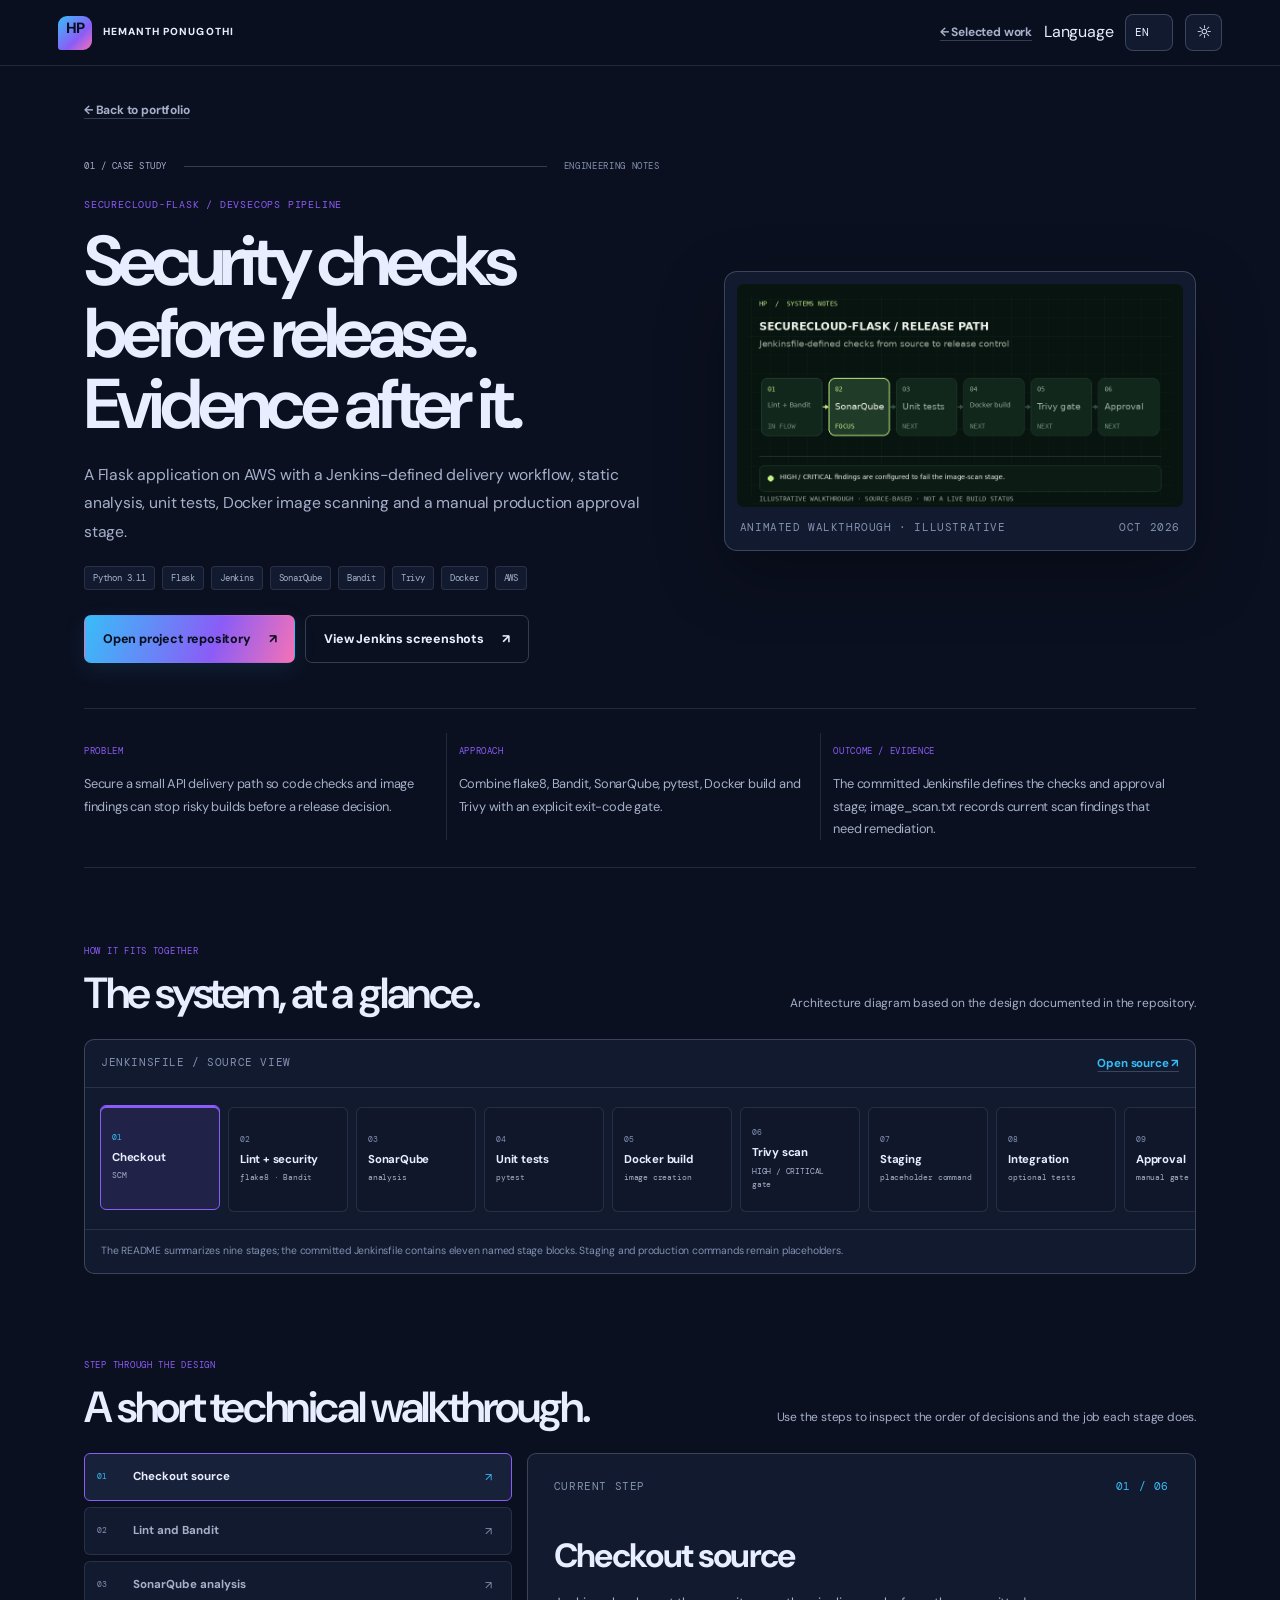
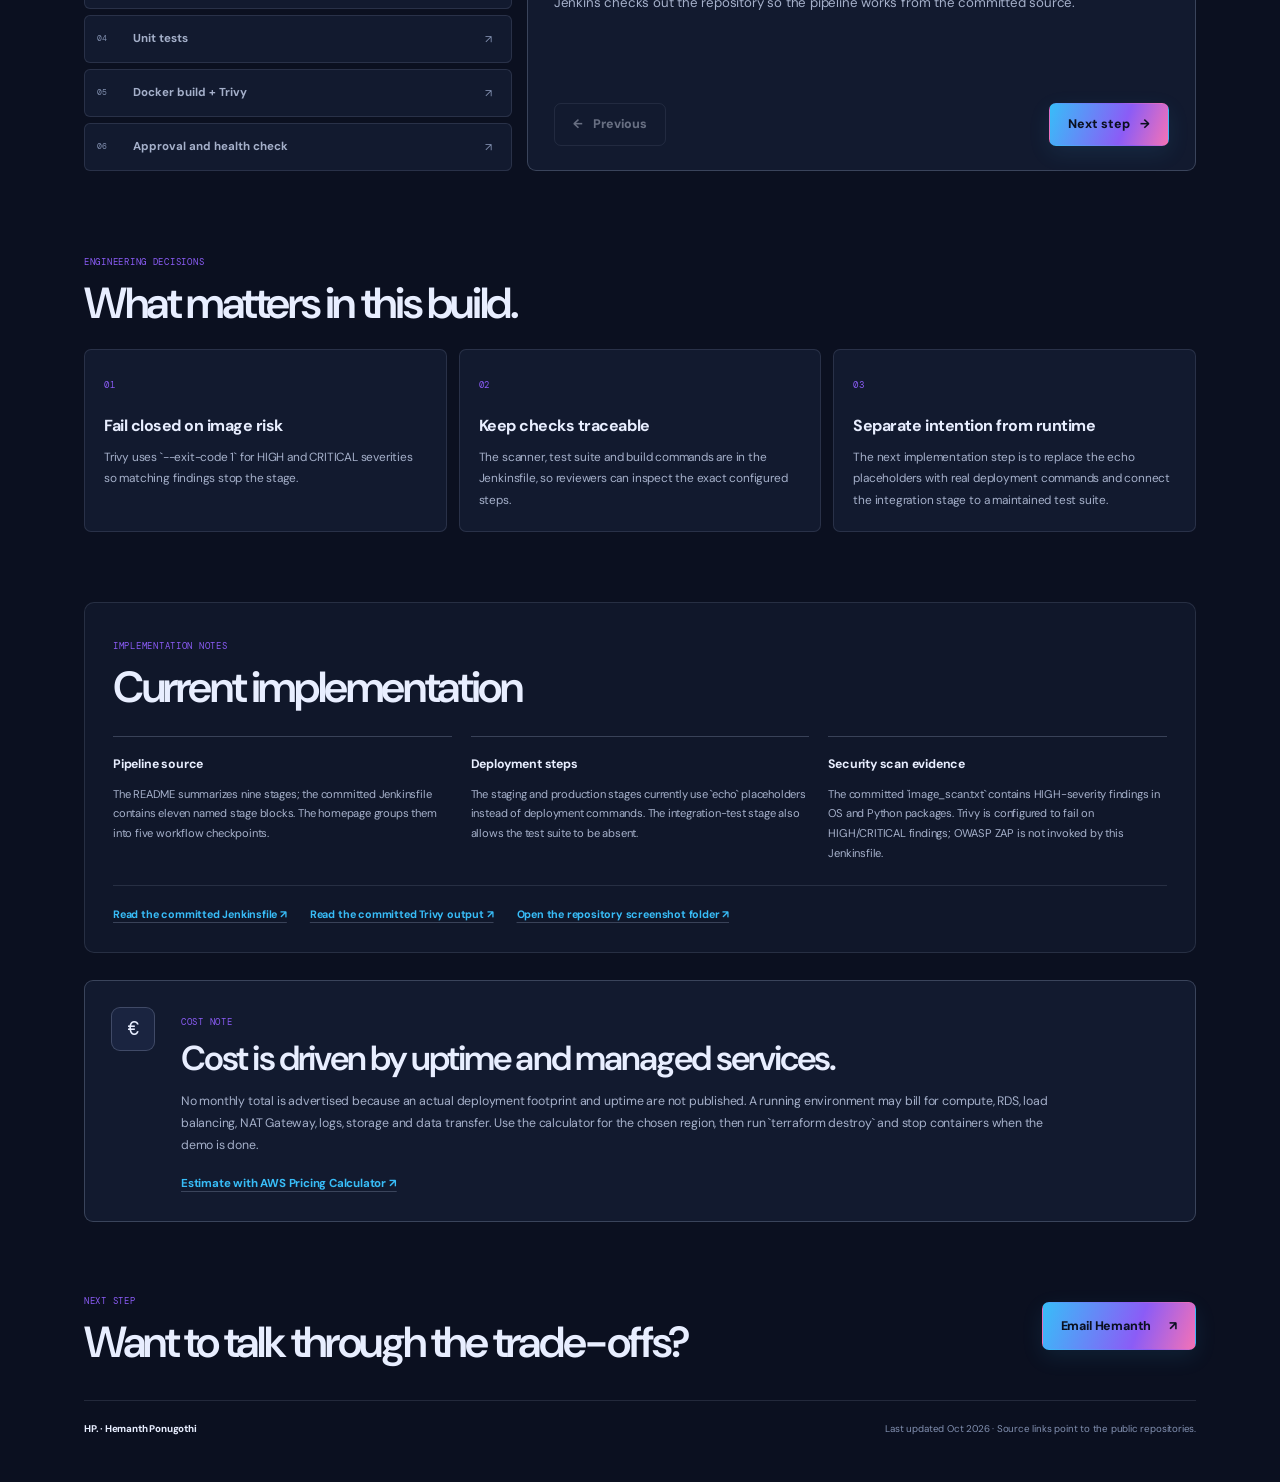
<file: case-studies/securecloud-flask.html>
<!doctype html>
<html lang="en" data-theme="dark">
<head>
  <meta charset="utf-8" />
  <meta name="viewport" content="width=device-width, initial-scale=1" />
  <meta name="theme-color" content="#0B1020" />
  <meta name="description" content="Jenkins CI/CD, Python security checks, SonarQube, Docker and Trivy gate for a Flask application on AWS." />
  <title>SecureCloud-Flask · Hemanth Ponugothi</title>
  <link rel="icon" href="../assets/favicon.svg" type="image/svg+xml" />
  <link rel="preconnect" href="https://fonts.googleapis.com" />
  <link rel="preconnect" href="https://fonts.gstatic.com" crossorigin />
  <link href="https://fonts.googleapis.com/css2?family=DM+Mono:wght@400;500&family=DM+Sans:wght@400;500;600;700;800&family=Newsreader:ital,opsz,wght@0,6..72,400;0,6..72,500;1,6..72,400;1,6..72,500&display=swap" rel="stylesheet" />
  <link rel="stylesheet" href="../styles.css" />
  <link rel="stylesheet" href="../refined.css" />
  <link rel="stylesheet" href="case-studies.css" />
</head>
<body class="case-page" data-case="securecloud">
  <header class="case-header">
    <a class="brand" href="../index.html" aria-label="Hemanth Ponugothi home"><span class="brand-mark">HP<span>.</span></span><span class="brand-name">HEMANTH PONUGOTHI</span></a>
    <div class="case-header-actions">
      <a class="case-home-link" href="../index.html#projects" data-en="← Selected work" data-fr="← Projets sélectionnés">← Selected work</a>
      <label class="sr-only" for="language-select">Language</label>
      <select id="language-select" class="language-select" aria-label="Choose language"><option value="en">EN</option><option value="fr">FR</option></select>
      <button class="theme-toggle" id="theme-toggle" type="button" aria-label="Switch theme" title="Switch theme"><span class="theme-icon" aria-hidden="true">☼</span></button>
    </div>
  </header>
  <main class="case-main section-shell">
    <a class="case-back" href="../index.html#projects" data-en="← Back to portfolio" data-fr="← Retour au portfolio">← Back to portfolio</a>
    <section class="case-hero">
      <div class="case-hero-copy">
        <div class="section-kicker"><span class="mono">01 / CASE STUDY</span><span class="kicker-line"></span><span data-en="ENGINEERING NOTES" data-fr="NOTES D’INGÉNIERIE">ENGINEERING NOTES</span></div>
        <p class="case-overline mono">SECURECLOUD-FLASK / DEVSECOPS PIPELINE</p>
        <h1 data-en="Security checks before release. Evidence after it." data-fr="Contrôler la sécurité avant livraison. Garder les preuves après.">Security checks before release. Evidence after it.</h1>
        <p class="case-lede" data-en="A Flask application on AWS with a Jenkins-defined delivery workflow, static analysis, unit tests, Docker image scanning and a manual production approval stage." data-fr="Une application Flask sur AWS avec un flux de livraison défini dans Jenkins, une analyse statique, des tests unitaires, un scan d’image Docker et une étape d’approbation manuelle avant production.">A Flask application on AWS with a Jenkins-defined delivery workflow, static analysis, unit tests, Docker image scanning and a manual production approval stage.</p>
        <div class="case-tags"><span>Python 3.11</span><span>Flask</span><span>Jenkins</span><span>SonarQube</span><span>Bandit</span><span>Trivy</span><span>Docker</span><span>AWS</span></div>
        <div class="case-hero-actions">
          <a class="button button-primary" href="https://github.com/Hemanth26080/SecureCloud-Pipeline" target="_blank" rel="noopener"><span data-en="Open project repository" data-fr="Ouvrir le dépôt du projet">Open project repository</span><span aria-hidden="true">↗</span></a>
          <a class="button button-quiet" href="https://github.com/Hemanth26080/SecureCloud-Pipeline/tree/main/docs/screenshots" target="_blank" rel="noopener"><span data-en="View Jenkins screenshots" data-fr="Voir les captures Jenkins">View Jenkins screenshots</span><span aria-hidden="true">↗</span></a>
        </div>
      </div>
      <div class="case-hero-visual">
        <img class="case-gif" src="../assets/securecloud-pipeline-walkthrough.gif" alt="Animated diagram showing the SecureCloud-Flask delivery workflow." />
        <div class="case-visual-caption"><span class="mono" data-en="ANIMATED WALKTHROUGH · ILLUSTRATIVE" data-fr="PARCOURS ANIMÉ · ILLUSTRATIF">ANIMATED WALKTHROUGH · ILLUSTRATIVE</span><span class="mono">OCT 2026</span></div>
      </div>
    </section>
    <section class="case-summary-grid" aria-label="Project summary">
      <article><span class="mono" data-en="PROBLEM" data-fr="PROBLÈME">PROBLEM</span><p data-en="Secure a small API delivery path so code checks and image findings can stop risky builds before a release decision." data-fr="Sécuriser le parcours de livraison d’une petite API afin que les contrôles du code et de l’image puissent bloquer les builds risqués.">Secure a small API delivery path so code checks and image findings can stop risky builds before a release decision.</p></article>
      <article><span class="mono" data-en="APPROACH" data-fr="APPROCHE">APPROACH</span><p data-en="Combine flake8, Bandit, SonarQube, pytest, Docker build and Trivy with an explicit exit-code gate." data-fr="Combiner flake8, Bandit, SonarQube, pytest, la construction Docker et Trivy avec un contrôle explicite du code de sortie.">Combine flake8, Bandit, SonarQube, pytest, Docker build and Trivy with an explicit exit-code gate.</p></article>
      <article><span class="mono" data-en="OUTCOME / EVIDENCE" data-fr="RÉSULTAT / PREUVE">OUTCOME / EVIDENCE</span><p data-en="The committed Jenkinsfile defines the checks and approval stage; image_scan.txt records current scan findings that need remediation." data-fr="Le Jenkinsfile versionné définit les contrôles et l’approbation ; image_scan.txt consigne des alertes de scan qui nécessitent une correction.">The committed Jenkinsfile defines the checks and approval stage; image_scan.txt records current scan findings that need remediation.</p></article>
    </section>
    <section class="case-section case-diagram-section">
      <div class="case-section-head"><div><span class="mono" data-en="HOW IT FITS TOGETHER" data-fr="VUE D’ENSEMBLE">HOW IT FITS TOGETHER</span><h2 data-en="The system, at a glance." data-fr="Le système en un coup d’œil.">The system, at a glance.</h2></div><p data-en="Architecture diagram based on the design documented in the repository." data-fr="Schéma d’architecture basé sur la conception documentée dans le dépôt.">Architecture diagram based on the design documented in the repository.</p></div>
      <div class="case-diagram"><div class="diagram-topline"><span class="mono">JENKINSFILE / SOURCE VIEW</span><a href="https://github.com/Hemanth26080/SecureCloud-Pipeline/blob/main/Jenkinsfile" target="_blank" rel="noopener" data-en="Open source ↗" data-fr="Ouvrir le code ↗">Open source ↗</a></div><div class="diagram-pipeline-nodes"><div class="diagram-node" data-step-index="0"><small>01</small><strong>Checkout</strong><span>SCM</span></div><div class="diagram-node" data-step-index="1"><small>02</small><strong>Lint + security</strong><span>flake8 · Bandit</span></div><div class="diagram-node" data-step-index="2"><small>03</small><strong>SonarQube</strong><span>analysis</span></div><div class="diagram-node" data-step-index="3"><small>04</small><strong>Unit tests</strong><span>pytest</span></div><div class="diagram-node" data-step-index="4"><small>05</small><strong>Docker build</strong><span>image creation</span></div><div class="diagram-node" data-step-index="5"><small>06</small><strong>Trivy scan</strong><span>HIGH / CRITICAL gate</span></div><div class="diagram-node" data-step-index="6"><small>07</small><strong>Staging</strong><span>placeholder command</span></div><div class="diagram-node" data-step-index="7"><small>08</small><strong>Integration</strong><span>optional tests</span></div><div class="diagram-node" data-step-index="8"><small>09</small><strong>Approval</strong><span>manual gate</span></div><div class="diagram-node" data-step-index="9"><small>10</small><strong>Production</strong><span>placeholder command</span></div><div class="diagram-node" data-step-index="10"><small>11</small><strong>Health check</strong><span>/health</span></div></div><div class="diagram-footnote" data-en="The README summarizes nine stages; the committed Jenkinsfile contains eleven named stage blocks. Staging and production commands remain placeholders." data-fr="Le README résume neuf étapes ; le Jenkinsfile versionné contient onze blocs nommés. Les commandes de staging et de production restent provisoires.">The README summarizes nine stages; the committed Jenkinsfile contains eleven named stage blocks. Staging and production commands remain placeholders.</div></div>
    </section>
    <section class="case-section walkthrough-section">
      <div class="case-section-head"><div><span class="mono" data-en="STEP THROUGH THE DESIGN" data-fr="EXPLORER LA CONCEPTION">STEP THROUGH THE DESIGN</span><h2 data-en="A short technical walkthrough." data-fr="Un parcours technique rapide.">A short technical walkthrough.</h2></div><p data-en="Use the steps to inspect the order of decisions and the job each stage does." data-fr="Parcourez les étapes pour comprendre l’ordre des décisions et le rôle de chaque phase.">Use the steps to inspect the order of decisions and the job each stage does.</p></div>
      <div class="walkthrough" data-walkthrough>
        <div class="walkthrough-step-list" role="group" aria-label="Walkthrough steps"><button class="walkthrough-step active" type="button" aria-pressed="true" data-step-index="0" data-title-en="Checkout source" data-title-fr="Récupérer le code" data-desc-en="Jenkins checks out the repository so the pipeline works from the committed source." data-desc-fr="Jenkins récupère le dépôt afin que le pipeline parte du code versionné."><span class="walk-step-number mono">01</span><span class="walk-step-title" data-en="Checkout source" data-fr="Récupérer le code">Checkout source</span><span class="walk-step-arrow" aria-hidden="true">↗</span></button>
<button class="walkthrough-step" type="button" aria-pressed="false" data-step-index="1" data-title-en="Lint and Bandit" data-title-fr="Lint et Bandit" data-desc-en="flake8 checks style; Bandit runs a Python security scan before later stages." data-desc-fr="flake8 vérifie le style ; Bandit analyse la sécurité Python avant les étapes suivantes."><span class="walk-step-number mono">02</span><span class="walk-step-title" data-en="Lint and Bandit" data-fr="Lint et Bandit">Lint and Bandit</span><span class="walk-step-arrow" aria-hidden="true">↗</span></button>
<button class="walkthrough-step" type="button" aria-pressed="false" data-step-index="2" data-title-en="SonarQube analysis" data-title-fr="Analyse SonarQube" data-desc-en="The Jenkinsfile runs the SonarQube scanner with the configured project key and token." data-desc-fr="Le Jenkinsfile lance le scanner SonarQube avec la clé de projet et le jeton configurés."><span class="walk-step-number mono">03</span><span class="walk-step-title" data-en="SonarQube analysis" data-fr="Analyse SonarQube">SonarQube analysis</span><span class="walk-step-arrow" aria-hidden="true">↗</span></button>
<button class="walkthrough-step" type="button" aria-pressed="false" data-step-index="3" data-title-en="Unit tests" data-title-fr="Tests unitaires" data-desc-en="pytest runs the unit test suite and writes test / coverage artefacts for review." data-desc-fr="pytest exécute les tests unitaires et génère des artefacts de tests et de couverture."><span class="walk-step-number mono">04</span><span class="walk-step-title" data-en="Unit tests" data-fr="Tests unitaires">Unit tests</span><span class="walk-step-arrow" aria-hidden="true">↗</span></button>
<button class="walkthrough-step" type="button" aria-pressed="false" data-step-index="4" data-title-en="Docker build + Trivy" data-title-fr="Build Docker et Trivy" data-desc-en="Trivy is called with HIGH,CRITICAL severity and `--exit-code 1`, so matching findings fail the stage." data-desc-fr="Trivy est lancé avec les sévérités HIGH,CRITICAL et `--exit-code 1` ; les alertes correspondantes font échouer l’étape."><span class="walk-step-number mono">05</span><span class="walk-step-title" data-en="Docker build + Trivy" data-fr="Build Docker et Trivy">Docker build + Trivy</span><span class="walk-step-arrow" aria-hidden="true">↗</span></button>
<button class="walkthrough-step" type="button" aria-pressed="false" data-step-index="5" data-title-en="Approval and health check" data-title-fr="Approbation et contrôle de santé" data-desc-en="The file includes a manual production approval and a `/health` check. The deployment commands are currently echo placeholders." data-desc-fr="Le fichier prévoit une approbation manuelle avant production et un contrôle `/health`. Les commandes de déploiement sont actuellement des placeholders echo."><span class="walk-step-number mono">06</span><span class="walk-step-title" data-en="Approval and health check" data-fr="Approbation et contrôle de santé">Approval and health check</span><span class="walk-step-arrow" aria-hidden="true">↗</span></button></div>
        <div class="walkthrough-detail"><div class="walkthrough-visual-state"><span class="mono" data-en="CURRENT STEP" data-fr="ÉTAPE ACTUELLE">CURRENT STEP</span><span class="walkthrough-index mono" id="walkthrough-index">01 / 06</span></div><h3 id="walkthrough-title">Checkout source</h3><p id="walkthrough-description">Jenkins checks out the repository so the pipeline works from the committed source.</p><div class="walkthrough-controls"><button class="button button-quiet" type="button" data-walk-prev disabled><span aria-hidden="true">←</span><span data-en="Previous" data-fr="Précédent">Previous</span></button><button class="button button-primary" type="button" data-walk-next><span data-en="Next step" data-fr="Étape suivante">Next step</span><span aria-hidden="true">→</span></button></div></div>
      </div>
    </section>
    <section class="case-section case-decisions">
      <div class="case-section-head"><div><span class="mono" data-en="ENGINEERING DECISIONS" data-fr="DÉCISIONS D’INGÉNIERIE">ENGINEERING DECISIONS</span><h2 data-en="What matters in this build." data-fr="Les points clés de cette réalisation.">What matters in this build.</h2></div></div>
      <div class="decision-grid"><article class="decision-card"><span class="decision-number mono">01</span><h3 data-en="Fail closed on image risk" data-fr="Bloquer en cas de risque image">Fail closed on image risk</h3><p data-en="Trivy uses `--exit-code 1` for HIGH and CRITICAL severities so matching findings stop the stage." data-fr="Trivy utilise `--exit-code 1` pour les sévérités HIGH et CRITICAL afin que ces alertes fassent échouer l’étape.">Trivy uses `--exit-code 1` for HIGH and CRITICAL severities so matching findings stop the stage.</p></article><article class="decision-card"><span class="decision-number mono">02</span><h3 data-en="Keep checks traceable" data-fr="Garder les contrôles traçables">Keep checks traceable</h3><p data-en="The scanner, test suite and build commands are in the Jenkinsfile, so reviewers can inspect the exact configured steps." data-fr="Le scanner, les tests et les commandes de build figurent dans le Jenkinsfile, consultable par les reviewers.">The scanner, test suite and build commands are in the Jenkinsfile, so reviewers can inspect the exact configured steps.</p></article><article class="decision-card"><span class="decision-number mono">03</span><h3 data-en="Separate intention from runtime" data-fr="Séparer intention et exécution">Separate intention from runtime</h3><p data-en="The next implementation step is to replace the echo placeholders with real deployment commands and connect the integration stage to a maintained test suite." data-fr="La prochaine étape consiste à remplacer les commandes echo provisoires par de vraies commandes de déploiement et à relier les tests d’intégration à une suite maintenue.">The next implementation step is to replace the echo placeholders with real deployment commands and connect the integration stage to a maintained test suite.</p></article></div>
    </section>
    <section class="case-section implementation-notes"><div class="implementation-head"><span class="mono" data-en="IMPLEMENTATION NOTES" data-fr="NOTES SUR L’IMPLÉMENTATION">IMPLEMENTATION NOTES</span><h2 data-en="Current implementation" data-fr="Implémentation actuelle">Current implementation</h2></div><div class="implementation-grid"><article><strong data-en="Pipeline source" data-fr="Source du pipeline">Pipeline source</strong><p data-en="The README summarizes nine stages; the committed Jenkinsfile contains eleven named stage blocks. The homepage groups them into five workflow checkpoints." data-fr="Le README résume neuf étapes ; le Jenkinsfile versionné contient onze blocs nommés. La page d’accueil les regroupe en cinq points de contrôle.">The README summarizes nine stages; the committed Jenkinsfile contains eleven named stage blocks. The homepage groups them into five workflow checkpoints.</p></article><article><strong data-en="Deployment steps" data-fr="Étapes de déploiement">Deployment steps</strong><p data-en="The staging and production stages currently use `echo` placeholders instead of deployment commands. The integration-test stage also allows the test suite to be absent." data-fr="Les étapes de staging et de production utilisent actuellement des commandes `echo` provisoires. L’étape de tests d’intégration autorise également l’absence de la suite de tests.">The staging and production stages currently use `echo` placeholders instead of deployment commands. The integration-test stage also allows the test suite to be absent.</p></article><article><strong data-en="Security scan evidence" data-fr="Preuve du scan de sécurité">Security scan evidence</strong><p data-en="The committed `image_scan.txt` contains HIGH-severity findings in OS and Python packages. Trivy is configured to fail on HIGH/CRITICAL findings; OWASP ZAP is not invoked by this Jenkinsfile." data-fr="Le rapport `image_scan.txt` versionné contient des alertes HIGH dans les paquets système et Python. Trivy est configuré pour faire échouer l’étape sur les sévérités HIGH/CRITICAL ; OWASP ZAP n’est pas appelé par ce Jenkinsfile.">The committed `image_scan.txt` contains HIGH-severity findings in OS and Python packages. Trivy is configured to fail on HIGH/CRITICAL findings; OWASP ZAP is not invoked by this Jenkinsfile.</p></article></div><div class="evidence-links"><a href="https://github.com/Hemanth26080/SecureCloud-Pipeline/blob/main/Jenkinsfile" target="_blank" rel="noopener" data-en="Read the committed Jenkinsfile ↗" data-fr="Lire le Jenkinsfile versionné ↗">Read the committed Jenkinsfile ↗</a><a href="https://github.com/Hemanth26080/SecureCloud-Pipeline/blob/main/image_scan.txt" target="_blank" rel="noopener" data-en="Read the committed Trivy output ↗" data-fr="Lire le résultat Trivy versionné ↗">Read the committed Trivy output ↗</a><a href="https://github.com/Hemanth26080/SecureCloud-Pipeline/tree/main/docs/screenshots" target="_blank" rel="noopener" data-en="Open the repository screenshot folder ↗" data-fr="Ouvrir le dossier de captures du dépôt ↗">Open the repository screenshot folder ↗</a></div></section>
    <section class="case-cost">
      <div class="cost-icon" aria-hidden="true">€</div>
      <div><span class="mono" data-en="COST NOTE" data-fr="NOTE SUR LES COÛTS">COST NOTE</span><h2 data-en="Cost is driven by uptime and managed services." data-fr="Le coût dépend du temps d’utilisation et des services gérés.">Cost is driven by uptime and managed services.</h2><p data-en="No monthly total is advertised because an actual deployment footprint and uptime are not published. A running environment may bill for compute, RDS, load balancing, NAT Gateway, logs, storage and data transfer. Use the calculator for the chosen region, then run `terraform destroy` and stop containers when the demo is done." data-fr="Aucun total mensuel n’est annoncé car l’empreinte et la durée réelles du déploiement ne sont pas publiées. Un environnement actif peut facturer le calcul, RDS, l’équilibrage de charge, NAT Gateway, les journaux, le stockage et le transfert de données. Utilisez le calculateur pour la région choisie, puis lancez `terraform destroy` et arrêtez les conteneurs après la démo.">No monthly total is advertised because an actual deployment footprint and uptime are not published. A running environment may bill for compute, RDS, load balancing, NAT Gateway, logs, storage and data transfer. Use the calculator for the chosen region, then run `terraform destroy` and stop containers when the demo is done.</p><a href="https://calculator.aws/#/" target="_blank" rel="noopener" data-en="Estimate with AWS Pricing Calculator ↗" data-fr="Estimer avec AWS Pricing Calculator ↗">Estimate with AWS Pricing Calculator ↗</a></div>
    </section>
    <section class="case-next"><div><span class="mono" data-en="NEXT STEP" data-fr="PROCHAINE ÉTAPE">NEXT STEP</span><h2 data-en="Want to talk through the trade-offs?" data-fr="Envie de discuter des compromis techniques ?">Want to talk through the trade-offs?</h2></div><a class="button button-primary" href="mailto:hemanthponugothi@gmail.com?subject=SecureCloud-Flask%20case%20study"><span data-en="Email Hemanth" data-fr="Écrire à Hemanth">Email Hemanth</span><span>↗</span></a></section>
    <footer class="case-footer"><a href="../index.html">HP. · Hemanth Ponugothi</a><span data-en="Last updated Oct 2026 · Source links point to the public repositories." data-fr="Mis à jour en oct. 2026 · Les liens sources pointent vers les dépôts publics.">Last updated Oct 2026 · Source links point to the public repositories.</span></footer>
  </main>
  <script src="case-studies.js"></script>
</body>
</html>
</file>
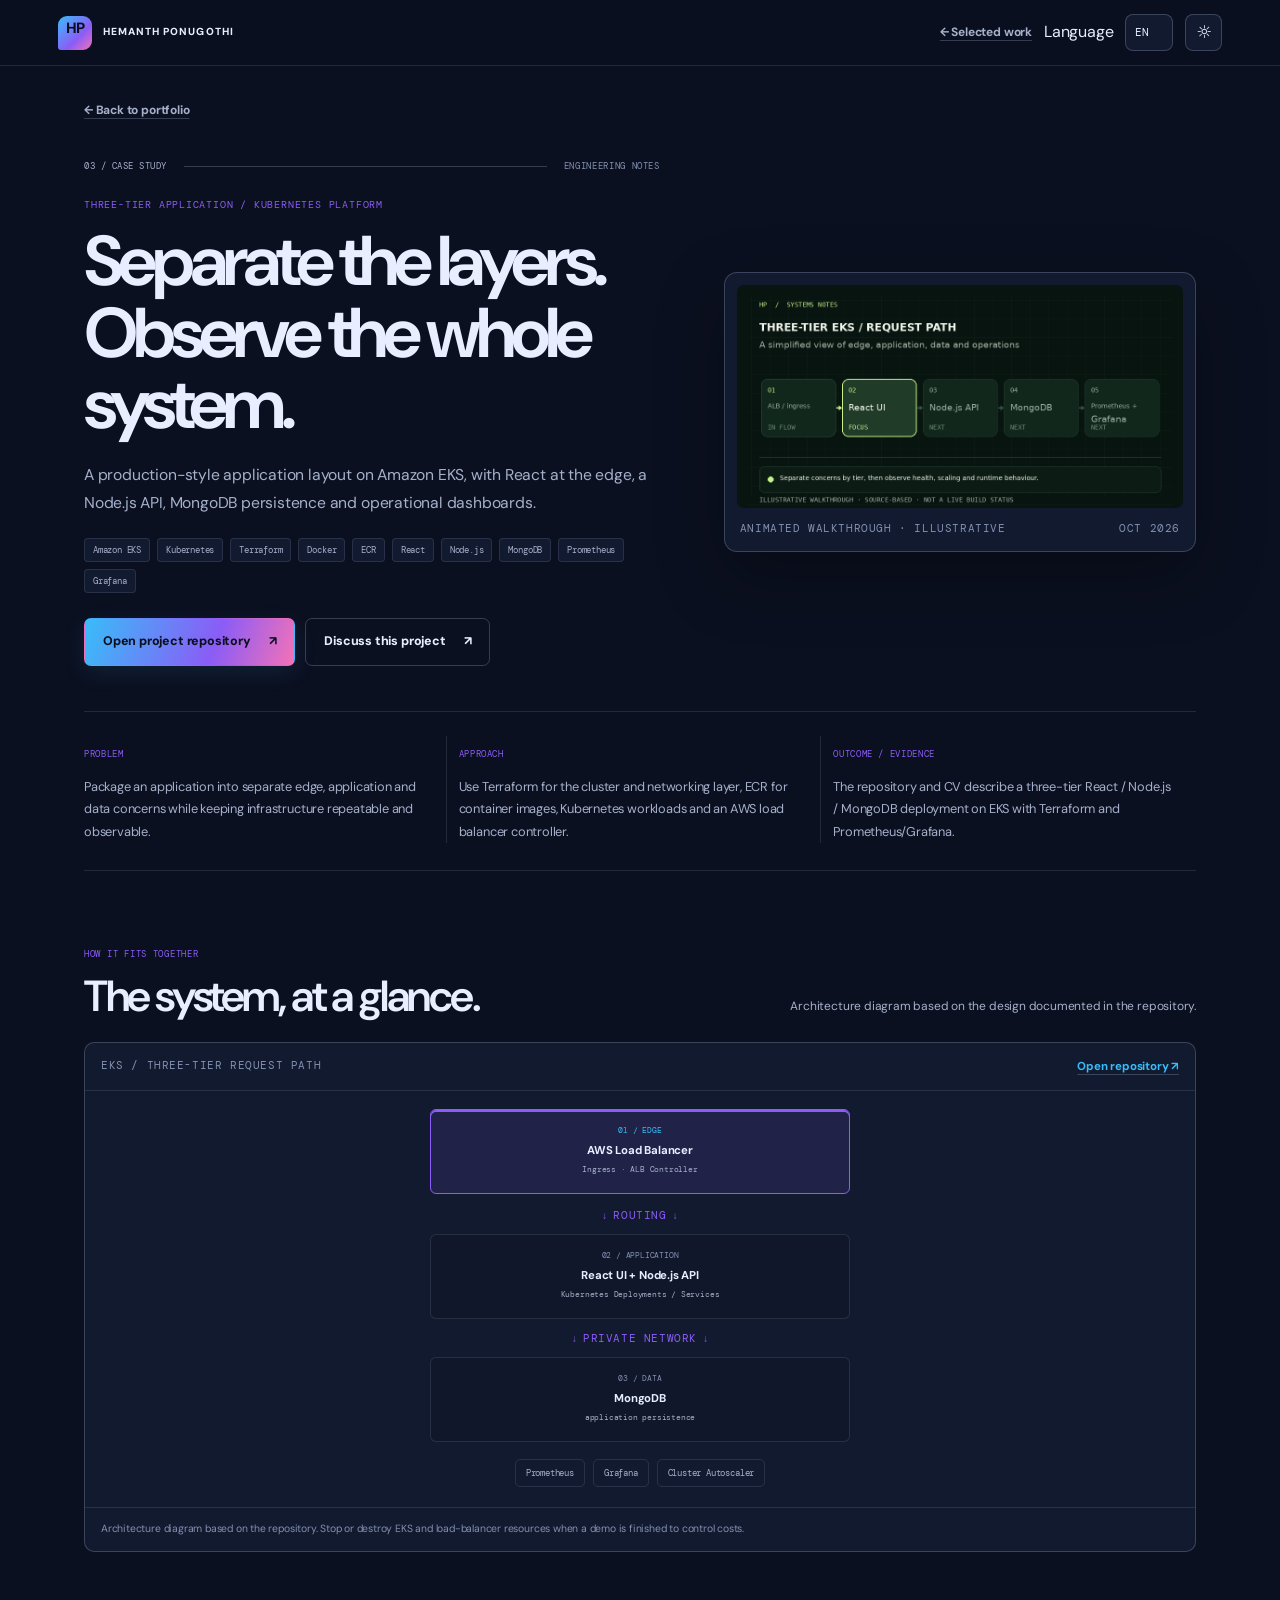
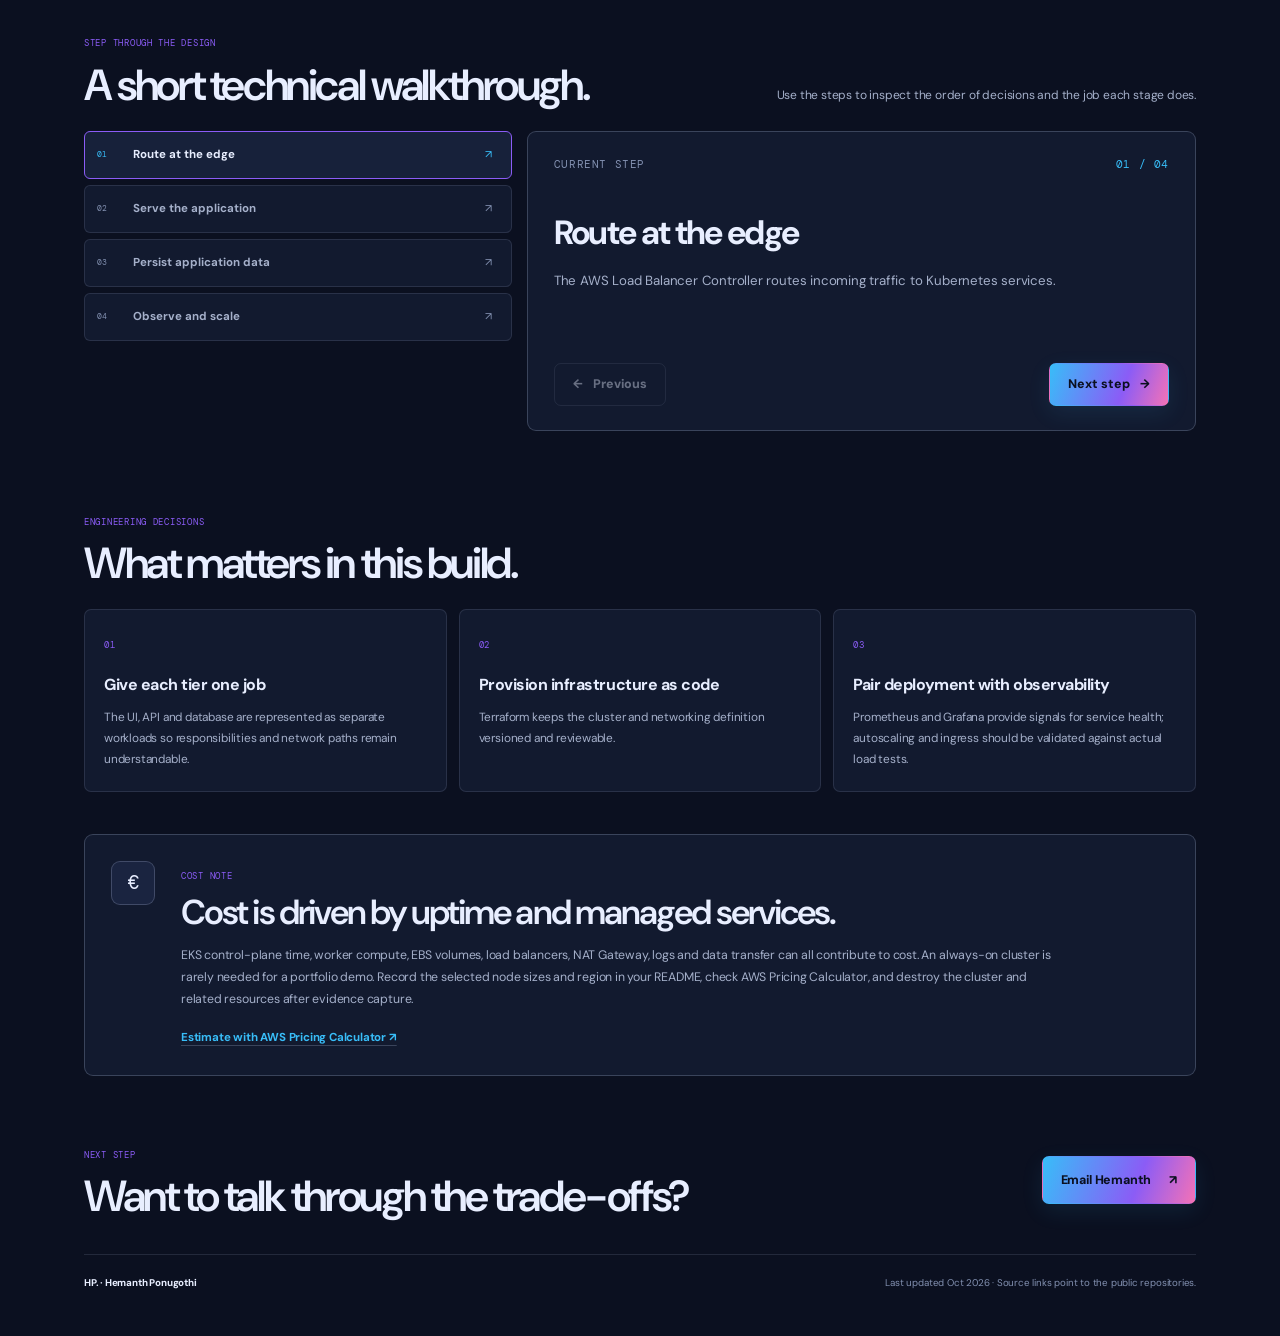
<file: case-studies/three-tier-eks.html>
<!doctype html>
<html lang="en" data-theme="dark">
<head>
  <meta charset="utf-8" />
  <meta name="viewport" content="width=device-width, initial-scale=1" />
  <meta name="theme-color" content="#0B1020" />
  <meta name="description" content="Terraform-provisioned EKS platform with React, Node.js, MongoDB, AWS Load Balancer Controller and Prometheus/Grafana." />
  <title>Three-Tier Application on AWS EKS · Hemanth Ponugothi</title>
  <link rel="icon" href="../assets/favicon.svg" type="image/svg+xml" />
  <link rel="preconnect" href="https://fonts.googleapis.com" />
  <link rel="preconnect" href="https://fonts.gstatic.com" crossorigin />
  <link href="https://fonts.googleapis.com/css2?family=DM+Mono:wght@400;500&family=DM+Sans:wght@400;500;600;700;800&family=Newsreader:ital,opsz,wght@0,6..72,400;0,6..72,500;1,6..72,400;1,6..72,500&display=swap" rel="stylesheet" />
  <link rel="stylesheet" href="../styles.css" />
  <link rel="stylesheet" href="../refined.css" />
  <link rel="stylesheet" href="case-studies.css" />
</head>
<body class="case-page" data-case="eks">
  <header class="case-header">
    <a class="brand" href="../index.html" aria-label="Hemanth Ponugothi home"><span class="brand-mark">HP<span>.</span></span><span class="brand-name">HEMANTH PONUGOTHI</span></a>
    <div class="case-header-actions">
      <a class="case-home-link" href="../index.html#projects" data-en="← Selected work" data-fr="← Projets sélectionnés">← Selected work</a>
      <label class="sr-only" for="language-select">Language</label>
      <select id="language-select" class="language-select" aria-label="Choose language"><option value="en">EN</option><option value="fr">FR</option></select>
      <button class="theme-toggle" id="theme-toggle" type="button" aria-label="Switch theme" title="Switch theme"><span class="theme-icon" aria-hidden="true">☼</span></button>
    </div>
  </header>
  <main class="case-main section-shell">
    <a class="case-back" href="../index.html#projects" data-en="← Back to portfolio" data-fr="← Retour au portfolio">← Back to portfolio</a>
    <section class="case-hero">
      <div class="case-hero-copy">
        <div class="section-kicker"><span class="mono">03 / CASE STUDY</span><span class="kicker-line"></span><span data-en="ENGINEERING NOTES" data-fr="NOTES D’INGÉNIERIE">ENGINEERING NOTES</span></div>
        <p class="case-overline mono">THREE-TIER APPLICATION / KUBERNETES PLATFORM</p>
        <h1 data-en="Separate the layers. Observe the whole system." data-fr="Séparer les couches. Observer l’ensemble du système.">Separate the layers. Observe the whole system.</h1>
        <p class="case-lede" data-en="A production-style application layout on Amazon EKS, with React at the edge, a Node.js API, MongoDB persistence and operational dashboards." data-fr="Une architecture applicative de type production sur Amazon EKS, avec React en frontal, une API Node.js, MongoDB pour les données et des tableaux de bord opérationnels.">A production-style application layout on Amazon EKS, with React at the edge, a Node.js API, MongoDB persistence and operational dashboards.</p>
        <div class="case-tags"><span>Amazon EKS</span><span>Kubernetes</span><span>Terraform</span><span>Docker</span><span>ECR</span><span>React</span><span>Node.js</span><span>MongoDB</span><span>Prometheus</span><span>Grafana</span></div>
        <div class="case-hero-actions">
          <a class="button button-primary" href="https://github.com/Hemanth26080/Three-Tier-EKS" target="_blank" rel="noopener"><span data-en="Open project repository" data-fr="Ouvrir le dépôt du projet">Open project repository</span><span aria-hidden="true">↗</span></a>
          <a class="button button-quiet" href="mailto:hemanthponugothi@gmail.com?subject=Three-Tier%20EKS%20case%20study"><span data-en="Discuss this project" data-fr="Échanger sur ce projet">Discuss this project</span><span aria-hidden="true">↗</span></a>
        </div>
      </div>
      <div class="case-hero-visual">
        <img class="case-gif" src="../assets/eks-platform-walkthrough.gif" alt="Illustrative animated request path across edge, application, data and observability layers." />
        <div class="case-visual-caption"><span class="mono" data-en="ANIMATED WALKTHROUGH · ILLUSTRATIVE" data-fr="PARCOURS ANIMÉ · ILLUSTRATIF">ANIMATED WALKTHROUGH · ILLUSTRATIVE</span><span class="mono">OCT 2026</span></div>
      </div>
    </section>
    <section class="case-summary-grid" aria-label="Project summary">
      <article><span class="mono" data-en="PROBLEM" data-fr="PROBLÈME">PROBLEM</span><p data-en="Package an application into separate edge, application and data concerns while keeping infrastructure repeatable and observable." data-fr="Organiser une application en couches distinctes — entrée, application et données — avec une infrastructure reproductible et observable.">Package an application into separate edge, application and data concerns while keeping infrastructure repeatable and observable.</p></article>
      <article><span class="mono" data-en="APPROACH" data-fr="APPROCHE">APPROACH</span><p data-en="Use Terraform for the cluster and networking layer, ECR for container images, Kubernetes workloads and an AWS load balancer controller." data-fr="Utiliser Terraform pour le cluster et le réseau, ECR pour les images, les workloads Kubernetes et le contrôleur AWS Load Balancer.">Use Terraform for the cluster and networking layer, ECR for container images, Kubernetes workloads and an AWS load balancer controller.</p></article>
      <article><span class="mono" data-en="OUTCOME / EVIDENCE" data-fr="RÉSULTAT / PREUVE">OUTCOME / EVIDENCE</span><p data-en="The repository and CV describe a three-tier React / Node.js / MongoDB deployment on EKS with Terraform and Prometheus/Grafana." data-fr="Le dépôt et le CV décrivent un déploiement trois couches React / Node.js / MongoDB sur EKS avec Terraform et Prometheus/Grafana.">The repository and CV describe a three-tier React / Node.js / MongoDB deployment on EKS with Terraform and Prometheus/Grafana.</p></article>
    </section>
    <section class="case-section case-diagram-section">
      <div class="case-section-head"><div><span class="mono" data-en="HOW IT FITS TOGETHER" data-fr="VUE D’ENSEMBLE">HOW IT FITS TOGETHER</span><h2 data-en="The system, at a glance." data-fr="Le système en un coup d’œil.">The system, at a glance.</h2></div><p data-en="Architecture diagram based on the design documented in the repository." data-fr="Schéma d’architecture basé sur la conception documentée dans le dépôt.">Architecture diagram based on the design documented in the repository.</p></div>
      <div class="case-diagram"><div class="diagram-topline"><span class="mono">EKS / THREE-TIER REQUEST PATH</span><a href="https://github.com/Hemanth26080/Three-Tier-EKS" target="_blank" rel="noopener" data-en="Open repository ↗" data-fr="Ouvrir le dépôt ↗">Open repository ↗</a></div><div class="eks-layers"><div class="diagram-node eks-edge" data-step-index="0"><small>01 / EDGE</small><strong>AWS Load Balancer</strong><span>Ingress · ALB Controller</span></div><div class="eks-connector">↓ <span class="mono" data-en="ROUTING" data-fr="ROUTAGE">ROUTING</span> ↓</div><div class="diagram-node eks-app" data-step-index="1"><small>02 / APPLICATION</small><strong>React UI + Node.js API</strong><span>Kubernetes Deployments / Services</span></div><div class="eks-connector">↓ <span class="mono" data-en="PRIVATE NETWORK" data-fr="RÉSEAU PRIVÉ">PRIVATE NETWORK</span> ↓</div><div class="diagram-node eks-data" data-step-index="2"><small>03 / DATA</small><strong>MongoDB</strong><span>application persistence</span></div><div class="eks-observe" data-step-index="3"><span>Prometheus</span><span>Grafana</span><span>Cluster Autoscaler</span></div></div><div class="diagram-footnote" data-en="Architecture diagram based on the repository. Stop or destroy EKS and load-balancer resources when a demo is finished to control costs." data-fr="Schéma d’architecture basé sur le dépôt. Arrêtez ou détruisez les ressources EKS et les équilibreurs de charge après une démonstration pour maîtriser les coûts.">Architecture diagram based on the repository. Stop or destroy EKS and load-balancer resources when a demo is finished to control costs.</div></div>
    </section>
    <section class="case-section walkthrough-section">
      <div class="case-section-head"><div><span class="mono" data-en="STEP THROUGH THE DESIGN" data-fr="EXPLORER LA CONCEPTION">STEP THROUGH THE DESIGN</span><h2 data-en="A short technical walkthrough." data-fr="Un parcours technique rapide.">A short technical walkthrough.</h2></div><p data-en="Use the steps to inspect the order of decisions and the job each stage does." data-fr="Parcourez les étapes pour comprendre l’ordre des décisions et le rôle de chaque phase.">Use the steps to inspect the order of decisions and the job each stage does.</p></div>
      <div class="walkthrough" data-walkthrough>
        <div class="walkthrough-step-list" role="group" aria-label="Walkthrough steps"><button class="walkthrough-step active" type="button" aria-pressed="true" data-step-index="0" data-title-en="Route at the edge" data-title-fr="Routage en périphérie" data-desc-en="The AWS Load Balancer Controller routes incoming traffic to Kubernetes services." data-desc-fr="Le contrôleur AWS Load Balancer dirige le trafic entrant vers les services Kubernetes."><span class="walk-step-number mono">01</span><span class="walk-step-title" data-en="Route at the edge" data-fr="Routage en périphérie">Route at the edge</span><span class="walk-step-arrow" aria-hidden="true">↗</span></button>
<button class="walkthrough-step" type="button" aria-pressed="false" data-step-index="1" data-title-en="Serve the application" data-title-fr="Servir l’application" data-desc-en="A React interface and Node.js API form the application tier, deployed as Kubernetes workloads." data-desc-fr="Une interface React et une API Node.js composent la couche applicative déployée comme charges Kubernetes."><span class="walk-step-number mono">02</span><span class="walk-step-title" data-en="Serve the application" data-fr="Servir l’application">Serve the application</span><span class="walk-step-arrow" aria-hidden="true">↗</span></button>
<button class="walkthrough-step" type="button" aria-pressed="false" data-step-index="2" data-title-en="Persist application data" data-title-fr="Persister les données" data-desc-en="MongoDB forms the data tier, separate from the UI and API workloads." data-desc-fr="MongoDB constitue la couche de données, distincte de l’interface et de l’API."><span class="walk-step-number mono">03</span><span class="walk-step-title" data-en="Persist application data" data-fr="Persister les données">Persist application data</span><span class="walk-step-arrow" aria-hidden="true">↗</span></button>
<button class="walkthrough-step" type="button" aria-pressed="false" data-step-index="3" data-title-en="Observe and scale" data-title-fr="Observer et adapter la capacité" data-desc-en="Prometheus and Grafana provide the monitoring view; cluster autoscaling supports changing demand." data-desc-fr="Prometheus et Grafana assurent la supervision ; l’autoscaling du cluster s’adapte à la demande."><span class="walk-step-number mono">04</span><span class="walk-step-title" data-en="Observe and scale" data-fr="Observer et adapter la capacité">Observe and scale</span><span class="walk-step-arrow" aria-hidden="true">↗</span></button></div>
        <div class="walkthrough-detail"><div class="walkthrough-visual-state"><span class="mono" data-en="CURRENT STEP" data-fr="ÉTAPE ACTUELLE">CURRENT STEP</span><span class="walkthrough-index mono" id="walkthrough-index">01 / 04</span></div><h3 id="walkthrough-title">Route at the edge</h3><p id="walkthrough-description">The AWS Load Balancer Controller routes incoming traffic to Kubernetes services.</p><div class="walkthrough-controls"><button class="button button-quiet" type="button" data-walk-prev disabled><span aria-hidden="true">←</span><span data-en="Previous" data-fr="Précédent">Previous</span></button><button class="button button-primary" type="button" data-walk-next><span data-en="Next step" data-fr="Étape suivante">Next step</span><span aria-hidden="true">→</span></button></div></div>
      </div>
    </section>
    <section class="case-section case-decisions">
      <div class="case-section-head"><div><span class="mono" data-en="ENGINEERING DECISIONS" data-fr="DÉCISIONS D’INGÉNIERIE">ENGINEERING DECISIONS</span><h2 data-en="What matters in this build." data-fr="Les points clés de cette réalisation.">What matters in this build.</h2></div></div>
      <div class="decision-grid"><article class="decision-card"><span class="decision-number mono">01</span><h3 data-en="Give each tier one job" data-fr="Donner un rôle à chaque couche">Give each tier one job</h3><p data-en="The UI, API and database are represented as separate workloads so responsibilities and network paths remain understandable." data-fr="L’interface, l’API et la base sont représentées séparément afin de clarifier les responsabilités et les flux réseau.">The UI, API and database are represented as separate workloads so responsibilities and network paths remain understandable.</p></article><article class="decision-card"><span class="decision-number mono">02</span><h3 data-en="Provision infrastructure as code" data-fr="Provisionner avec du code">Provision infrastructure as code</h3><p data-en="Terraform keeps the cluster and networking definition versioned and reviewable." data-fr="Terraform permet de versionner et de revoir la définition du cluster et du réseau.">Terraform keeps the cluster and networking definition versioned and reviewable.</p></article><article class="decision-card"><span class="decision-number mono">03</span><h3 data-en="Pair deployment with observability" data-fr="Associer déploiement et observabilité">Pair deployment with observability</h3><p data-en="Prometheus and Grafana provide signals for service health; autoscaling and ingress should be validated against actual load tests." data-fr="Prometheus et Grafana donnent des indicateurs de santé ; l’autoscaling et l’ingress doivent être validés avec des tests de charge réels.">Prometheus and Grafana provide signals for service health; autoscaling and ingress should be validated against actual load tests.</p></article></div>
    </section>
    
    <section class="case-cost">
      <div class="cost-icon" aria-hidden="true">€</div>
      <div><span class="mono" data-en="COST NOTE" data-fr="NOTE SUR LES COÛTS">COST NOTE</span><h2 data-en="Cost is driven by uptime and managed services." data-fr="Le coût dépend du temps d’utilisation et des services gérés.">Cost is driven by uptime and managed services.</h2><p data-en="EKS control-plane time, worker compute, EBS volumes, load balancers, NAT Gateway, logs and data transfer can all contribute to cost. An always-on cluster is rarely needed for a portfolio demo. Record the selected node sizes and region in your README, check AWS Pricing Calculator, and destroy the cluster and related resources after evidence capture." data-fr="Le temps du plan de contrôle EKS, le calcul des nœuds, les volumes EBS, les équilibreurs, NAT Gateway, les journaux et le transfert peuvent tous contribuer au coût. Un cluster toujours actif est rarement nécessaire pour une démo de portfolio. Notez les tailles de nœuds et la région dans le README, utilisez AWS Pricing Calculator, puis détruisez le cluster et les ressources associées après les captures.">EKS control-plane time, worker compute, EBS volumes, load balancers, NAT Gateway, logs and data transfer can all contribute to cost. An always-on cluster is rarely needed for a portfolio demo. Record the selected node sizes and region in your README, check AWS Pricing Calculator, and destroy the cluster and related resources after evidence capture.</p><a href="https://calculator.aws/#/" target="_blank" rel="noopener" data-en="Estimate with AWS Pricing Calculator ↗" data-fr="Estimer avec AWS Pricing Calculator ↗">Estimate with AWS Pricing Calculator ↗</a></div>
    </section>
    <section class="case-next"><div><span class="mono" data-en="NEXT STEP" data-fr="PROCHAINE ÉTAPE">NEXT STEP</span><h2 data-en="Want to talk through the trade-offs?" data-fr="Envie de discuter des compromis techniques ?">Want to talk through the trade-offs?</h2></div><a class="button button-primary" href="mailto:hemanthponugothi@gmail.com?subject=Three-Tier%20EKS%20case%20study"><span data-en="Email Hemanth" data-fr="Écrire à Hemanth">Email Hemanth</span><span>↗</span></a></section>
    <footer class="case-footer"><a href="../index.html">HP. · Hemanth Ponugothi</a><span data-en="Last updated Oct 2026 · Source links point to the public repositories." data-fr="Mis à jour en oct. 2026 · Les liens sources pointent vers les dépôts publics.">Last updated Oct 2026 · Source links point to the public repositories.</span></footer>
  </main>
  <script src="case-studies.js"></script>
</body>
</html>
</file>
<file: styles.css>
:root{color-scheme:dark;--bg:#101714;--bg-2:#151e19;--panel:#18221c;--panel-2:#1c2922;--text:#eef3e9;--muted:#a0aea2;--muted-2:#738378;--line:rgba(215,235,218,.13);--line-strong:rgba(215,235,218,.27);--accent:#c0fb67;--accent-2:#62c9b7;--accent-ink:#152014;--surface:#202c24;--danger:#ff9e81;--shadow:0 30px 80px rgba(0,0,0,.24);--mono:"DM Mono",monospace;--sans:"Manrope",system-ui,sans-serif;--max:1240px;--header-h:78px}html[data-theme="light"]{color-scheme:light;--bg:#f3f4ed;--bg-2:#e9eee5;--panel:#fffef8;--panel-2:#edf2e9;--text:#1b251e;--muted:#58665c;--muted-2:#758176;--line:rgba(24,43,29,.13);--line-strong:rgba(24,43,29,.25);--accent:#3f6f1a;--accent-2:#177a70;--accent-ink:#f5faef;--surface:#e2e9de;--shadow:0 30px 80px rgba(31,47,33,.10)}*{box-sizing:border-box}html{scroll-behavior:smooth;scroll-padding-top:calc(var(--header-h) + 20px)}body{margin:0;background:var(--bg);color:var(--text);font-family:var(--sans);line-height:1.65;transition:background .28s ease,color .28s ease;overflow-x:hidden}body:before{content:"";position:fixed;inset:0;pointer-events:none;z-index:-1;opacity:.18;background-image:radial-gradient(var(--muted-2) .65px,transparent .65px);background-size:22px 22px;mask-image:linear-gradient(to bottom,black,transparent 68%)}a{color:inherit;text-decoration:none}button,select{font:inherit}button,a,select{-webkit-tap-highlight-color:transparent}button:focus-visible,a:focus-visible,select:focus-visible{outline:2px solid var(--accent);outline-offset:4px}.mono{font-family:var(--mono);font-size:.68rem;letter-spacing:.08em}.scroll-progress{height:2px;position:fixed;z-index:1000;inset:0 0 auto;background:transparent}.scroll-progress span{display:block;height:100%;width:0;background:var(--accent);box-shadow:0 0 12px var(--accent);transition:width .08s linear}.site-header{height:var(--header-h);position:sticky;top:0;z-index:100;display:flex;align-items:center;justify-content:space-between;padding:0 max(4.8vw,24px);background:color-mix(in srgb,var(--bg) 88%,transparent);backdrop-filter:blur(18px);border-bottom:1px solid var(--line)}.brand{display:flex;align-items:center;gap:12px;white-space:nowrap}.brand-mark{font-size:1.18rem;font-weight:800;letter-spacing:-.1em}.brand-mark>span{color:var(--accent)}.brand-name{font-size:.68rem;letter-spacing:.12em;font-weight:800}.primary-nav{display:flex;align-items:center;gap:clamp(16px,2.3vw,35px)}.primary-nav a{color:var(--muted);font-size:.77rem;font-weight:600;transition:color .2s}.primary-nav a:hover{color:var(--accent)}.header-tools{display:flex;align-items:center;gap:8px}.language-label{display:flex;color:var(--muted);align-items:center;justify-content:center;font-family:var(--mono);font-size:.76rem}.language-select{appearance:none;background:var(--bg-2);border:1px solid var(--line);border-radius:9px;color:var(--text);padding:8px 23px 8px 9px;font-family:var(--mono);font-size:.69rem;background-image:url("data:image/svg+xml,%3Csvg xmlns='http://www.w3.org/2000/svg' width='10' height='10' viewBox='0 0 10 10'%3E%3Cpath d='m2 3 3 3 3-3' fill='none' stroke='%2395a69a' stroke-width='1.2'/%3E%3C/svg%3E");background-repeat:no-repeat;background-position:right 7px center;cursor:pointer}.theme-toggle,.menu-toggle{width:37px;height:37px;border:1px solid var(--line);border-radius:10px;color:var(--text);background:var(--bg-2);display:grid;place-items:center;cursor:pointer;transition:border-color .2s,transform .2s}.theme-toggle:hover,.menu-toggle:hover{border-color:var(--accent);transform:translateY(-1px)}.theme-icon{font-size:1.12rem;line-height:1}.menu-toggle{display:none;padding:10px;gap:5px}.menu-toggle span{height:1px;width:16px;display:block;background:var(--text)}.section-shell{max-width:var(--max);margin:0 auto;padding-left:clamp(24px,5vw,76px);padding-right:clamp(24px,5vw,76px)}.hero{min-height:700px;min-height:min(820px,calc(100svh - var(--header-h)));padding-top:80px;padding-bottom:58px;display:grid;grid-template-columns:minmax(0,.92fr) minmax(0,1.08fr);align-items:center;column-gap:42px;position:relative}.hero-copy{position:relative;z-index:2;padding-bottom:45px}.eyebrow,.section-kicker{display:flex;align-items:center;gap:11px;color:var(--muted);font-family:var(--mono);font-size:.64rem;letter-spacing:.1em}.pulse-dot,.live-label>span:first-child,.contact-card-top .pulse-dot{height:7px;width:7px;background:var(--accent);border-radius:50%;box-shadow:0 0 0 4px color-mix(in srgb,var(--accent) 13%,transparent);flex:0 0 auto}.pulse-dot{animation:pulse-ring 2.3s infinite}.hero h1{font-size:clamp(3.7rem,7.4vw,6.9rem);line-height:.99;letter-spacing:-.083em;margin:27px 0 26px;font-weight:800}.headline-accent{font-family:Georgia,"Times New Roman",serif;font-style:italic;font-weight:400;letter-spacing:-.075em;color:var(--accent)}.hero-intro{max-width:560px;color:var(--muted);font-size:clamp(.98rem,1.35vw,1.1rem);line-height:1.85;margin:0}.hero-actions{display:flex;flex-wrap:wrap;gap:12px;margin-top:31px}.button{display:inline-flex;align-items:center;justify-content:center;gap:23px;min-height:49px;padding:0 18px;border-radius:7px;font-weight:800;font-size:.78rem;transition:transform .2s ease,background .2s ease,border-color .2s ease}.button:hover{transform:translateY(-3px)}.button-primary{background:var(--accent);color:var(--accent-ink);border:1px solid var(--accent)}.button-primary:hover{filter:brightness(1.06)}.button-quiet{border:1px solid var(--line-strong);color:var(--text);background:transparent}.button-quiet:hover{border-color:var(--accent)}.hero-meta{display:flex;align-items:center;gap:13px;margin-top:38px;color:var(--muted-2);font-size:.68rem;flex-wrap:wrap}.meta-location{display:inline-flex;align-items:center;gap:6px}.meta-location svg{height:15px;width:15px;fill:none;stroke:var(--accent);stroke-width:1.5}.meta-separator{height:4px;width:4px;background:var(--muted-2);border-radius:50%}.hero-meta .mono{font-size:.61rem;letter-spacing:.02em}.small-note{font-size:.61rem;color:var(--muted-2);margin:9px 0 0 21px}.hero-visual{position:relative;isolation:isolate;min-width:0;min-height:550px;background:linear-gradient(135deg,color-mix(in srgb,var(--panel) 80%,transparent),color-mix(in srgb,var(--bg-2) 70%,transparent));border:1px solid var(--line);border-radius:16px;overflow:hidden;box-shadow:var(--shadow)}.hero-visual:before{content:"";position:absolute;inset:0;background:linear-gradient(135deg,transparent 35%,color-mix(in srgb,var(--accent) 5%,transparent) 100%),linear-gradient(var(--line) 1px,transparent 1px),linear-gradient(90deg,var(--line) 1px,transparent 1px);background-size:auto,42px 42px,42px 42px;opacity:.42;mask-image:linear-gradient(to bottom,black,transparent 90%)}.visual-topline,.visual-footer{position:absolute;z-index:3;left:22px;right:22px;display:flex;justify-content:space-between;align-items:center;color:var(--muted-2)}.visual-topline{top:18px}.visual-tools{display:flex;align-items:center;gap:12px}.motion-toggle{height:24px;min-width:25px;padding:0 5px;border-radius:5px;border:1px solid var(--line-strong);background:transparent;color:var(--muted);font:500 .68rem var(--mono);cursor:pointer;transition:border-color .2s,color .2s}.motion-toggle:hover{border-color:var(--accent);color:var(--accent)}.live-label{display:flex;align-items:center;gap:7px;font-family:var(--mono);font-size:.58rem;letter-spacing:.06em;color:var(--accent)}.live-label>span:first-child{height:5px;width:5px;box-shadow:none}.visual-footer{bottom:17px;font-size:.57rem}.visual-footer-mark{color:var(--accent);font-size:1.1rem}.orbit-scene{position:absolute;inset:37px 0 31px;display:grid;place-items:center}.orbit-lines{width:100%;height:100%;overflow:visible}.orbit-particle{filter:drop-shadow(0 0 10px var(--accent));animation:orbit-pulse 4s ease-in-out infinite}.cloud-core{position:absolute;left:50%;top:50%;transform:translate(-50%,-50%);width:152px;height:152px;border-radius:50%;display:flex;flex-direction:column;align-items:center;justify-content:center;gap:5px;background:radial-gradient(circle at 50% 42%,color-mix(in srgb,var(--accent) 17%,var(--panel)),var(--panel) 67%);border:1px solid color-mix(in srgb,var(--accent) 45%,var(--line));box-shadow:0 0 0 11px color-mix(in srgb,var(--accent) 4%,transparent),0 0 55px color-mix(in srgb,var(--accent) 10%,transparent)}.core-orbit{position:absolute;inset:-18px;border:1px dashed color-mix(in srgb,var(--accent) 40%,transparent);border-radius:50%;animation:slow-spin 28s linear infinite}.core-icon{height:45px;width:45px;color:var(--accent);display:grid;place-items:center}.core-icon svg{width:44px;height:44px;fill:none;stroke:currentColor;stroke-width:1.6;stroke-linecap:round;stroke-linejoin:round}.core-caption{font-weight:500;font-size:.61rem;letter-spacing:.07em}.core-sub{color:var(--muted);font-size:.63rem}.orbit-node{position:absolute;z-index:3;min-width:93px;padding:10px 12px 8px;background:color-mix(in srgb,var(--panel) 94%,transparent);border:1px solid var(--line-strong);border-radius:9px;display:grid;grid-template-columns:24px 1fr;column-gap:8px;align-items:center;box-shadow:0 8px 20px rgba(0,0,0,.12);animation:float-y 5s ease-in-out infinite}.node-icon{font-size:1.2rem;color:var(--accent);grid-row:span 2;text-align:center}.node-label{font-size:.7rem;font-weight:800;white-space:nowrap}.node-caption{font-size:.51rem;letter-spacing:.05em;color:var(--muted-2)}.node-aws{top:18%;left:10%;animation-delay:-.8s}.node-iac{top:14%;right:9%;animation-delay:-2.3s}.node-sec{right:4%;top:58%;animation-delay:-1.3s}.node-observe{left:7%;bottom:17%;animation-delay:-3.1s}.node-pipeline{right:28%;bottom:5%;animation-delay:-2s}.hero-bottomline{position:absolute;bottom:15px;left:clamp(24px,5vw,76px);right:clamp(24px,5vw,76px);display:flex;align-items:center;gap:13px;color:var(--muted-2)}.hero-bottom-rule{height:1px;background:var(--line-strong);flex:1}.hero-bottomline .mono{font-size:.58rem}.down-arrow{color:var(--accent)}.signal-strip{display:grid;grid-template-columns:repeat(4,1fr);padding:28px max(5vw,24px);background:var(--accent);color:var(--accent-ink);gap:25px}.signal-item{display:flex;align-items:center;gap:15px;justify-content:center;border-right:1px solid color-mix(in srgb,var(--accent-ink) 20%,transparent);padding:3px 24px}.signal-item:last-child{border:0}.signal-value{font-size:clamp(2rem,3.2vw,2.8rem);line-height:1;font-weight:800;letter-spacing:-.08em;white-space:nowrap}.signal-value span{font-size:.62em}.signal-label{font-size:.7rem;line-height:1.4;max-width:170px;font-weight:700}.metrics-note{margin:0;padding:8px 5vw 0;text-align:right;font-size:.59rem;color:var(--muted-2)}.content-section{padding-top:120px;padding-bottom:120px}.section-kicker{width:100%;font-size:.62rem}.section-kicker .kicker-line{height:1px;background:var(--line-strong);flex:1;margin:0 6px}.section-kicker>span:last-child{color:var(--muted-2)}.about-grid{display:grid;grid-template-columns:1fr 1fr;gap:70px;padding-top:40px}.about-grid h2,.section-heading-row h2,.contact-layout h2{margin:0;font-size:clamp(2.8rem,5vw,4.9rem);line-height:1.06;letter-spacing:-.075em}.about-grid h2 em,.section-heading-row h2 em,.contact-layout h2 em{font-family:Georgia,"Times New Roman",serif;color:var(--accent);font-weight:400}.about-text{padding-top:7px}.about-text p,.section-heading-row>p,.contact-layout>div:first-child>p{font-size:.9rem;color:var(--muted);line-height:1.9;margin:0 0 18px}.about-links{display:flex;gap:22px;border-top:1px solid var(--line);margin-top:25px;padding-top:18px;flex-wrap:wrap}.about-links a{font-weight:800;font-size:.77rem}.about-links a span{color:var(--accent);margin-left:5px}.expertise-section{border-top:1px solid var(--line);border-bottom:1px solid var(--line);max-width:none;background:var(--bg-2)}.expertise-section>.section-kicker,.expertise-section>.section-heading-row,.expertise-section>.toolkit-layout{max-width:calc(var(--max) - 152px);margin-left:auto;margin-right:auto}.section-heading-row{display:flex;align-items:flex-end;justify-content:space-between;gap:55px;padding-top:38px;padding-bottom:44px}.section-heading-row h2{flex:1}.section-heading-row>p{max-width:390px;margin-bottom:4px}.toolkit-layout{display:grid;grid-template-columns:minmax(240px,.72fr) minmax(0,1.28fr);border:1px solid var(--line);border-radius:13px;overflow:hidden;background:var(--panel)}.discipline-tabs{display:flex;flex-direction:column;border-right:1px solid var(--line)}.discipline-tab{display:grid;grid-template-columns:40px 1fr 20px;align-items:center;gap:12px;text-align:left;color:var(--muted);background:transparent;border:0;border-bottom:1px solid var(--line);padding:18px 20px;cursor:pointer;font-weight:700;font-size:.79rem;min-height:67px;transition:background .2s,color .2s}.discipline-tab:last-child{border-bottom:0}.discipline-tab:hover,.discipline-tab.active{color:var(--text);background:var(--panel-2)}.discipline-tab.active .tab-number,.discipline-tab.active .tab-arrow{color:var(--accent)}.tab-number{font-family:var(--mono);font-size:.64rem;color:var(--muted-2)}.tab-arrow{font-size:1rem;color:var(--muted-2)}.toolkit-panel{padding:clamp(22px,4vw,42px);min-width:0}.panel-top{display:flex;align-items:center;justify-content:space-between;color:var(--muted-2)}.panel-index{color:var(--accent)}.toolkit-panel h3{font-size:1.5rem;letter-spacing:-.05em;margin:26px 0 9px}.toolkit-panel>p{color:var(--muted);font-size:.8rem;line-height:1.8;max-width:580px;margin:0}.skill-chips,.tag-row{display:flex;flex-wrap:wrap;gap:8px}.skill-chips{margin-top:25px;min-height:77px;align-content:flex-start}.skill-chips span,.tag-row span{border:1px solid var(--line);border-radius:5px;padding:6px 9px;font-family:var(--mono);font-size:.61rem;color:var(--muted);background:color-mix(in srgb,var(--panel-2) 60%,transparent)}.skill-chips span{animation:chip-in .3s both}.skill-visual{margin-top:23px;border:1px solid var(--line);border-radius:8px;padding:15px 16px 10px;background:color-mix(in srgb,var(--bg) 50%,transparent)}.skill-visual-label{color:var(--muted-2);font-size:.59rem}.skill-bars{height:52px;display:flex;align-items:flex-end;gap:8px;padding-top:8px}.skill-bars span{height:var(--bar);flex:1;background:linear-gradient(0deg,color-mix(in srgb,var(--accent) 22%,transparent),var(--accent));transform-origin:bottom;animation:bar-rise .7s both;border-radius:3px 3px 0 0}.skill-bars span:nth-child(2){animation-delay:.08s}.skill-bars span:nth-child(3){animation-delay:.15s}.skill-bars span:nth-child(4){animation-delay:.22s}.skill-bars span:nth-child(5){animation-delay:.3s}.skill-axis{display:flex;justify-content:space-between;color:var(--muted-2);font-size:.52rem;padding-top:8px}.panel-note{display:flex;align-items:flex-start;gap:9px;margin-top:18px;color:var(--muted);font-size:.72rem}.check-mark{color:var(--accent);font-weight:800}.projects-section{padding:112px 0 120px;background:var(--bg)}.projects-section .section-heading-row{padding-bottom:30px}.project-filters{display:flex;gap:7px;flex-wrap:wrap;margin-bottom:24px}.filter-button{display:inline-flex;align-items:center;gap:8px;padding:9px 14px;background:transparent;border:1px solid var(--line);color:var(--muted);border-radius:7px;font-size:.68rem;font-weight:700;cursor:pointer;transition:color .2s,border-color .2s,background .2s}.filter-button:hover,.filter-button.active{background:var(--surface);border-color:var(--line-strong);color:var(--text)}.filter-button.active{border-color:color-mix(in srgb,var(--accent) 55%,var(--line));box-shadow:inset 0 -2px var(--accent)}.filter-button span{font-family:var(--mono);font-size:.55rem;color:var(--accent)}.project-grid{display:grid;grid-template-columns:repeat(2,minmax(0,1fr));gap:20px}.project-card{background:var(--panel);border:1px solid var(--line);border-radius:12px;overflow:hidden;display:flex;flex-direction:column;min-width:0;transition:transform .25s ease,border-color .25s ease,box-shadow .25s ease}.project-card:hover{transform:translateY(-5px);border-color:var(--line-strong);box-shadow:var(--shadow)}.project-card.is-hidden{display:none}.project-featured{grid-column:1/-1;display:grid;grid-template-columns:1fr 1fr}.project-art{position:relative;min-height:260px;overflow:hidden;background:#121b17;color:#eaf6e5;padding:17px 19px;isolation:isolate}.project-art:after{content:"";position:absolute;inset:0;z-index:-1;opacity:.12;background-image:linear-gradient(rgba(219,245,221,.2) 1px,transparent 1px),linear-gradient(90deg,rgba(219,245,221,.2) 1px,transparent 1px);background-size:20px 20px;mask-image:linear-gradient(black,transparent)}.art-pipeline{background:radial-gradient(ellipse at 50% 60%,#254332,#121b17 75%)}.art-header,.art-footer{display:flex;align-items:center;justify-content:space-between;gap:10px;color:#9bb3a2;font-size:.55rem;flex-wrap:wrap}.art-status{display:inline-flex;align-items:center;gap:6px;color:#c0fb67;font-family:var(--mono);font-size:.54rem}.art-status>span{width:5px;height:5px;background:#c0fb67;border-radius:50%}.pipeline-flow{display:grid;grid-template-columns:repeat(3,1fr);gap:10px;margin:25px 0 30px;position:relative}.pipeline-flow:before{content:"";position:absolute;top:26px;left:10%;right:10%;height:1px;background:linear-gradient(90deg,#c0fb67,#62c9b7)}.pipeline-node{position:relative;display:flex;flex-direction:column;align-items:center;gap:6px;padding:11px 4px 8px;border:1px solid #42594a;background:#18271e;border-radius:6px;color:#d1e1d4}.pipeline-node b{font-family:var(--mono);font-size:.54rem;color:#a0b9a5}.pipeline-node span{font-size:.67rem;font-weight:800}.pipeline-node i{position:absolute;top:-6px;right:-4px;background:#c0fb67;color:#142016;border-radius:50%;height:15px;width:15px;display:grid;place-items:center;font-size:.55rem;font-style:normal;font-weight:800}.pipeline-node:nth-child(6) i{background:#62c9b7}.art-footer{border-top:1px solid #31483b;padding-top:12px;justify-content:flex-start;gap:16px}.project-body{padding:25px 26px 23px;display:flex;flex-direction:column;flex:1}.project-top{display:flex;align-items:center;justify-content:space-between;gap:10px;color:var(--muted-2);font-size:.57rem;font-family:var(--mono);letter-spacing:.04em}.project-kind{color:var(--accent)}.project-body h3{font-size:1.34rem;line-height:1.35;letter-spacing:-.05em;margin:16px 0 11px}.project-body>p{font-size:.78rem;color:var(--muted);line-height:1.85;margin:0 0 18px}.project-outcomes{display:grid;grid-template-columns:1fr 1fr;gap:14px;padding:15px 0 17px;border-top:1px solid var(--line);border-bottom:1px solid var(--line);margin-bottom:17px}.project-outcomes>div{display:flex;flex-direction:column;gap:4px}.project-outcomes strong{font-size:1.22rem;letter-spacing:-.05em;color:var(--accent)}.project-outcomes span{font-size:.61rem;line-height:1.5;color:var(--muted-2)}.tag-row{gap:6px}.project-body .tag-row{margin-top:auto;padding-top:0}.project-body .tag-row span{font-size:.56rem;padding:5px 7px}.project-link{display:flex;justify-content:space-between;align-items:center;border-top:1px solid var(--line);margin-top:20px;padding-top:15px;font-size:.72rem;font-weight:800;transition:color .2s}.project-link span:last-child{color:var(--accent);font-size:1rem}.project-link:hover{color:var(--accent)}.art-network,.art-kube{background:radial-gradient(ellipse at center,#1b392e,#121b17 80%)}.network-svg{width:100%;height:190px;margin:9px 0 4px}.art-kube{padding-bottom:12px}.kube-stack{display:flex;flex-direction:column;gap:5px;margin:12px auto;width:min(100%,360px)}.kube-layer{display:grid;grid-template-columns:1fr 1fr;gap:7px;position:relative;border:1px solid #526858;border-radius:5px;padding:16px 9px 9px}.kube-layer:before{content:"";position:absolute;left:0;right:0;top:0;bottom:0;opacity:.13;background:var(--accent)}.kube-layer.app:before{background:#62c9b7}.kube-layer.data:before{background:#86a7ed}.layer-label{position:absolute;top:2px;left:9px;font-family:var(--mono);font-size:.48rem;letter-spacing:.06em;color:#b8cabe}.kube-box{position:relative;border:1px solid #607767;border-radius:4px;text-align:center;padding:6px 4px;font-size:.59rem;color:#e6f5e6;background:#1a2b21}.kube-layer.app .kube-box{border-color:#478d80}.kube-layer.data .kube-box{border-color:#7186b0}.kube-connector{display:flex;justify-content:center;align-items:center;gap:10px;color:#c0fb67;font-size:.7rem}.kube-connector span{font-family:var(--mono);font-size:.49rem;color:#90a898;letter-spacing:.05em}.more-work-line{display:flex;justify-content:space-between;align-items:center;gap:20px;padding-top:23px;color:var(--muted-2)}.more-work-line .mono{font-size:.59rem}.more-work-line>a{display:flex;gap:10px;align-items:center;color:var(--text);font-size:.72rem;font-weight:800}.more-work-line>a span:last-child{color:var(--accent)}.timeline{margin-top:26px;border-top:1px solid var(--line)}.timeline-item{display:grid;grid-template-columns:190px 24px minmax(0,1fr);gap:20px;padding:30px 0;border-bottom:1px solid var(--line)}.timeline-date{color:var(--muted-2);font-size:.62rem;padding-top:6px}.timeline-marker{display:flex;justify-content:center;position:relative}.timeline-marker:before{content:"";position:absolute;top:9px;bottom:-40px;width:1px;background:var(--line-strong)}.timeline-item:last-child .timeline-marker:before{display:none}.timeline-marker span{position:relative;z-index:1;width:10px;height:10px;border-radius:50%;border:2px solid var(--accent);background:var(--bg);margin-top:7px;box-shadow:0 0 0 5px color-mix(in srgb,var(--accent) 8%,transparent)}.timeline-heading{display:flex;align-items:flex-start;justify-content:space-between;gap:20px}.timeline-heading h3{font-size:1.15rem;letter-spacing:-.04em;margin:0 0 3px}.timeline-heading p{font-size:.76rem;color:var(--accent);margin:0}.timeline-location{font-family:var(--mono);font-size:.59rem;color:var(--muted-2);white-space:nowrap;padding-top:4px}.timeline-content ul{padding-left:18px;color:var(--muted);font-size:.76rem;line-height:1.8;margin:17px 0}.timeline-content li{padding-left:5px;margin:7px 0}.timeline-content li::marker{color:var(--accent)}.timeline-content .tag-row span{font-size:.55rem}.timeline-paragraph{font-size:.75rem;color:var(--muted);margin:14px 0 16px}.education-footer{display:grid;grid-template-columns:1fr 1fr;gap:40px;background:var(--panel);border:1px solid var(--line);border-radius:10px;margin-top:25px;padding:25px 28px}.education-label{font-size:.57rem;color:var(--accent);font-family:var(--mono);letter-spacing:.08em}.education-footer h3{font-size:.95rem;letter-spacing:-.03em;margin:10px 0 3px}.education-footer p{font-size:.72rem;color:var(--muted);line-height:1.8;margin:8px 0 0}.contact-section{background:var(--bg-2);border-top:1px solid var(--line)}.contact-shell{padding-top:100px;padding-bottom:28px}.contact-layout{display:grid;grid-template-columns:minmax(0,1fr) minmax(320px,.78fr);gap:clamp(40px,8vw,115px);padding-top:43px;padding-bottom:90px}.contact-layout h2{font-size:clamp(3rem,5.8vw,5.2rem)}.contact-layout>div:first-child>p{max-width:500px;margin-top:25px}.contact-cta{margin-top:12px}.contact-card{border:1px solid var(--line-strong);border-radius:11px;background:var(--panel);padding:23px 24px;align-self:center}.contact-card-top{display:flex;gap:10px;align-items:center;font-family:var(--mono);font-size:.57rem;letter-spacing:.06em;color:var(--muted);padding-bottom:12px}.contact-method{display:grid;grid-template-columns:86px 1fr 15px;gap:10px;align-items:center;border-top:1px solid var(--line);padding:17px 0;font-size:.72rem;font-weight:700}.contact-method>span:last-child{color:var(--accent)}.contact-method-label{font-size:.55rem;color:var(--muted-2);letter-spacing:.06em}.contact-method:hover>span:nth-child(2){color:var(--accent)}.contact-base{border-top:1px solid var(--line);padding-top:18px;display:flex;gap:10px;align-items:center;color:var(--muted-2);font-size:.68rem}.contact-base>span:first-child{color:var(--accent)}.footer-row{display:flex;align-items:center;justify-content:space-between;gap:20px;border-top:1px solid var(--line);padding-top:23px}.footer-brand .brand-mark{font-size:1rem}.footer-brand .brand-name{font-size:.56rem}.footer-note{font-size:.64rem;color:var(--muted-2)}.back-top{font-size:.68rem;color:var(--muted);font-weight:700}.back-top:hover{color:var(--accent)}.footer-year{color:var(--muted-2);font-size:.57rem}.toast{position:fixed;bottom:22px;left:50%;transform:translate(-50%,20px);opacity:0;background:var(--text);color:var(--bg);padding:10px 16px;border-radius:8px;font-size:.75rem;font-weight:700;z-index:200;pointer-events:none;transition:opacity .25s,transform .25s}.toast.show{opacity:1;transform:translate(-50%,0)}.reveal{opacity:0;transform:translateY(18px);transition:opacity .7s ease,transform .7s ease}.reveal.visible{opacity:1;transform:translateY(0)}
body.motion-paused .hero-visual .core-orbit,body.motion-paused .hero-visual .orbit-node,body.motion-paused .hero-visual .orbit-particle,body.motion-paused .pulse-dot{animation-play-state:paused!important}
@keyframes pulse-ring{0%,100%{box-shadow:0 0 0 3px color-mix(in srgb,var(--accent) 12%,transparent)}50%{box-shadow:0 0 0 6px color-mix(in srgb,var(--accent) 3%,transparent)}}@keyframes slow-spin{to{transform:rotate(360deg)}}@keyframes orbit-pulse{0%,100%{opacity:.4;transform:scale(.8)}50%{opacity:1;transform:scale(1.25)}}@keyframes float-y{0%,100%{translate:0 0}50%{translate:0 -7px}}@keyframes bar-rise{from{transform:scaleY(.05);opacity:.3}to{transform:scaleY(1);opacity:1}}@keyframes chip-in{from{opacity:0;transform:translateY(6px)}to{opacity:1;transform:translateY(0)}}
@media(max-width:1050px){.hero{grid-template-columns:1fr 1fr;gap:20px}.hero h1{font-size:clamp(3.4rem,6.5vw,5rem)}.hero-visual{min-height:485px}.node-aws{left:3%}.node-iac{right:2%}.node-sec{right:0}.signal-item{padding:3px 12px;gap:10px}.expertise-section>.section-kicker,.expertise-section>.section-heading-row,.expertise-section>.toolkit-layout{max-width:calc(100% - 80px)}.timeline-item{grid-template-columns:155px 20px minmax(0,1fr)}}
@media(max-width:780px){:root{--header-h:68px}.site-header{padding:0 20px}.brand{gap:8px}.brand-name{font-size:.58rem}.primary-nav{display:none;position:absolute;top:calc(var(--header-h) - 1px);left:0;right:0;background:var(--bg);border-bottom:1px solid var(--line);padding:14px 22px 22px;flex-direction:column;align-items:stretch;gap:0}.primary-nav.open{display:flex}.primary-nav a{padding:13px 0;border-bottom:1px solid var(--line);font-size:.84rem}.primary-nav a:last-child{border-bottom:0}.menu-toggle{display:grid}.header-tools{gap:6px}.hero{grid-template-columns:1fr;padding-top:65px;padding-bottom:67px;gap:28px}.hero-copy{padding-bottom:0}.hero h1{font-size:clamp(3.8rem,12vw,6rem);margin:24px 0 22px}.hero-intro{font-size:.94rem}.hero-visual{min-height:510px}.hero-bottomline{bottom:22px}.signal-strip{grid-template-columns:repeat(2,minmax(0,1fr));gap:22px 10px;padding:24px 20px}.signal-item{justify-content:flex-start;border-right:0;padding:0 10px}.signal-item:nth-child(odd){border-right:1px solid color-mix(in srgb,var(--accent-ink) 20%,transparent)}.signal-value{min-width:70px;font-size:2.2rem}.signal-label{font-size:.65rem}.metrics-note{text-align:left;padding:9px 22px 0}.content-section{padding-top:85px;padding-bottom:85px}.about-grid{grid-template-columns:1fr;gap:24px;padding-top:28px}.about-grid h2,.section-heading-row h2{font-size:clamp(2.8rem,10vw,4.3rem)}.section-heading-row{display:block;padding-top:28px;padding-bottom:31px}.section-heading-row>p{margin-top:20px;max-width:540px}.expertise-section>.section-kicker,.expertise-section>.section-heading-row,.expertise-section>.toolkit-layout{max-width:calc(100% - 40px)}.toolkit-layout{grid-template-columns:1fr}.discipline-tabs{border-right:0;border-bottom:1px solid var(--line);display:grid;grid-template-columns:1fr 1fr}.discipline-tab{grid-template-columns:30px 1fr 15px;padding:13px 12px;min-height:60px;font-size:.68rem;border-right:1px solid var(--line)}.discipline-tab:nth-child(even){border-right:0}.discipline-tab:nth-last-child(-n+1){border-bottom:0}.tab-number{font-size:.57rem}.toolkit-panel{padding:23px}.projects-section{padding-top:85px;padding-bottom:85px}.project-grid{grid-template-columns:1fr}.project-featured{grid-column:auto;display:flex}.project-art{min-height:230px}.project-body{padding:23px}.project-body h3{font-size:1.24rem}.more-work-line{align-items:flex-start;flex-direction:column}.timeline-item{grid-template-columns:1fr 20px;gap:12px;padding:25px 0}.timeline-date{grid-column:1/-1;padding:0}.timeline-marker{grid-column:2;grid-row:2}.timeline-content{grid-column:1;grid-row:2}.timeline-marker:before{bottom:-45px}.timeline-heading h3{font-size:1.05rem}.timeline-content ul{font-size:.73rem}.education-footer{grid-template-columns:1fr;gap:22px;padding:22px}.contact-shell{padding-top:78px}.contact-layout{grid-template-columns:1fr;gap:38px;padding-top:30px;padding-bottom:55px}.contact-layout h2{font-size:clamp(3.2rem,11vw,4.5rem)}.contact-card{width:100%}.footer-row{flex-wrap:wrap;row-gap:15px}.footer-note{order:4;width:100%}}
@media(max-width:420px){.site-header{padding:0 14px}.brand-name{font-size:.5rem;letter-spacing:.09em}.language-label{display:none}.hero{padding-left:20px;padding-right:20px}.eyebrow{font-size:.55rem;gap:8px}.hero h1{font-size:3.45rem}.hero-visual{min-height:420px}.visual-topline,.visual-footer{left:13px;right:13px}.visual-topline .mono,.visual-footer .mono,.live-label{font-size:.48rem}.orbit-scene{inset:35px -24px 30px}.cloud-core{width:125px;height:125px}.core-icon{height:35px;width:35px}.core-icon svg{width:35px;height:35px}.core-caption{font-size:.52rem}.core-sub{font-size:.55rem}.orbit-node{min-width:78px;padding:7px 8px 6px;grid-template-columns:18px 1fr;column-gap:4px}.node-icon{font-size:1rem}.node-label{font-size:.59rem}.node-caption{font-size:.43rem}.node-aws{left:5%;top:18%}.node-iac{right:7%;top:17%}.node-sec{right:2%;top:57%}.node-observe{left:4%;bottom:17%}.node-pipeline{right:24%;bottom:5%}.hero-meta{align-items:flex-start;flex-direction:column;gap:7px}.meta-separator{display:none}.small-note{margin-left:0}.signal-strip{padding-left:13px;padding-right:13px}.signal-item{gap:7px;padding:0 6px}.signal-value{font-size:1.9rem;min-width:53px}.signal-label{font-size:.57rem}.section-shell{padding-left:20px;padding-right:20px}.section-kicker{font-size:.52rem;gap:7px}.section-kicker .kicker-line{margin:0 2px}.section-kicker .mono{font-size:.55rem}.about-grid h2,.section-heading-row h2{font-size:2.65rem}.discipline-tab{grid-template-columns:24px 1fr 12px;padding:12px 9px;gap:6px;font-size:.61rem}.tab-number{font-size:.51rem}.toolkit-panel{padding:18px}.toolkit-panel h3{font-size:1.23rem}.project-art{padding:15px 13px}.pipeline-flow{gap:5px}.pipeline-node span{font-size:.59rem}.art-footer{gap:9px;font-size:.48rem}.project-top{font-size:.5rem}.project-outcomes{gap:8px}.contact-card{padding:18px 15px}.contact-method{grid-template-columns:67px 1fr 12px;gap:7px;font-size:.63rem;overflow-wrap:anywhere}.contact-method-label{font-size:.48rem}.footer-brand .brand-name{font-size:.48rem}.back-top{font-size:.6rem}.footer-year{font-size:.52rem}}
@media(prefers-reduced-motion:reduce){.motion-toggle{display:none!important}*,*::before,*::after{scroll-behavior:auto!important;animation-duration:.01ms!important;animation-iteration-count:1!important;transition-duration:.01ms!important}.reveal{opacity:1;transform:none}}
</file>
<file: refined.css>
/*
  Portfolio design system — editorial engineering journal
  Light: warm paper / ink / indigo / restrained coral
  Dark: blue-black / soft white / periwinkle / muted coral
*/
:root {
  color-scheme: light;
  --bg: #f7f4ed;
  --bg-2: #eee9df;
  --panel: #fffdf8;
  --panel-2: #f3eee5;
  --text: #192635;
  --muted: #596675;
  --muted-2: #7c8792;
  --line: rgba(25, 38, 53, .13);
  --line-strong: rgba(25, 38, 53, .24);
  --accent: #3157c8;
  --accent-2: #ce674b;
  --accent-ink: #fffdf8;
  --surface: #e8ecf7;
  --danger: #b84b3d;
  --shadow: 0 24px 68px rgba(29, 42, 59, .09);
  --mono: "DM Mono", ui-monospace, SFMono-Regular, monospace;
  --sans: "DM Sans", Inter, system-ui, -apple-system, BlinkMacSystemFont, sans-serif;
  --serif: "Newsreader", Georgia, "Times New Roman", serif;
  --max: 1240px;
  --header-h: 76px;
}
html[data-theme="light"] {
  color-scheme: light;
  --bg: #f7f4ed;
  --bg-2: #eee9df;
  --panel: #fffdf8;
  --panel-2: #f3eee5;
  --text: #192635;
  --muted: #596675;
  --muted-2: #7c8792;
  --line: rgba(25, 38, 53, .13);
  --line-strong: rgba(25, 38, 53, .24);
  --accent: #3157c8;
  --accent-2: #ce674b;
  --accent-ink: #fffdf8;
  --surface: #e8ecf7;
  --danger: #b84b3d;
  --shadow: 0 24px 68px rgba(29, 42, 59, .09);
}
html[data-theme="dark"] {
  color-scheme: dark;
  --bg: #111b29;
  --bg-2: #172436;
  --panel: #1c2a3b;
  --panel-2: #233348;
  --text: #f1f0e9;
  --muted: #b6c0cc;
  --muted-2: #8d9bad;
  --line: rgba(223, 232, 243, .13);
  --line-strong: rgba(223, 232, 243, .25);
  --accent: #a9bcff;
  --accent-2: #f0a082;
  --accent-ink: #111b29;
  --surface: #26374e;
  --danger: #ff9e8d;
  --shadow: 0 26px 70px rgba(0, 0, 0, .24);
}

* { box-sizing: border-box; }
html { scroll-padding-top: calc(var(--header-h) + 18px); }
body {
  background: var(--bg);
  color: var(--text);
  font-family: var(--sans);
  line-height: 1.65;
  letter-spacing: -.012em;
  transition: background .24s ease, color .24s ease;
}
body::before { display: none; }
::selection { background: var(--accent); color: var(--accent-ink); }
a { text-decoration-thickness: .08em; text-underline-offset: .2em; }
a, button, select { -webkit-tap-highlight-color: transparent; }
button:focus-visible, a:focus-visible, select:focus-visible { outline: 2px solid var(--accent); outline-offset: 4px; }
.mono { font-family: var(--mono); font-size: .67rem; letter-spacing: .055em; }
.scroll-progress span { background: var(--accent-2); box-shadow: none; }

/* Header: restrained and readable */
.site-header {
  padding-inline: max(4.5vw, 22px);
  background: color-mix(in srgb, var(--bg) 92%, transparent);
  border-bottom-color: var(--line);
  backdrop-filter: blur(16px);
}
.brand { gap: 11px; }
.brand-mark {
  display: grid;
  place-items: center;
  width: 34px;
  height: 34px;
  border-radius: 9px 9px 9px 3px;
  background: var(--accent);
  color: var(--accent-ink);
  font-size: .93rem;
  letter-spacing: -.09em;
}
.brand-mark > span { color: var(--accent-2); }
.brand-name { font-size: .64rem; letter-spacing: .105em; }
.primary-nav { gap: clamp(14px, 2vw, 29px); }
.primary-nav a { color: var(--muted); font-size: .78rem; font-weight: 600; position: relative; }
.primary-nav a::after {
  content: ""; position: absolute; left: 0; right: 100%; bottom: -8px; height: 2px;
  background: var(--accent-2); transition: right .2s ease;
}
.primary-nav a:hover { color: var(--text); }
.primary-nav a:hover::after { right: 0; }
.language-select, .theme-toggle, .menu-toggle { border-radius: 8px; background: var(--panel); border-color: var(--line-strong); }
.theme-toggle:hover, .menu-toggle:hover { border-color: var(--accent); transform: translateY(-1px); }

/* Hero: a strong editorial statement paired with a real workflow */
.section-shell { max-width: var(--max); }
.hero {
  min-height: min(770px, calc(100svh - var(--header-h)));
  grid-template-columns: minmax(0, .96fr) minmax(0, 1.04fr);
  gap: clamp(35px, 5vw, 72px);
  padding-top: 67px;
  padding-bottom: 72px;
}
.hero-copy { padding-bottom: 22px; }
.eyebrow { color: var(--muted-2); font-size: .63rem; letter-spacing: .085em; gap: 12px; }
.pulse-dot, .contact-card-top .pulse-dot {
  background: var(--accent-2); box-shadow: 0 0 0 4px color-mix(in srgb, var(--accent-2) 13%, transparent);
}
.hero h1 {
  font-size: clamp(4.1rem, 7.3vw, 6.8rem);
  line-height: .94;
  letter-spacing: -.075em;
  font-weight: 700;
  margin: 27px 0 24px;
  max-width: 620px;
}
.headline-accent {
  font-family: var(--serif);
  font-style: italic;
  font-weight: 400;
  letter-spacing: -.065em;
  color: var(--accent);
}
.hero-intro { color: var(--muted); max-width: 510px; font-size: clamp(1rem, 1.3vw, 1.12rem); line-height: 1.8; }
.hero-actions { gap: 11px; margin-top: 28px; }
.button { min-height: 48px; padding-inline: 18px; border-radius: 7px; font-size: .78rem; gap: 18px; }
.button-primary { background: var(--accent); border-color: var(--accent); color: var(--accent-ink); }
.button-primary:hover { filter: brightness(1.07); }
.button-quiet { background: transparent; border-color: var(--line-strong); }
.button-quiet:hover { border-color: var(--accent); background: color-mix(in srgb, var(--accent) 6%, transparent); }
.hero-meta { margin-top: 32px; gap: 11px; color: var(--muted-2); }
.meta-location svg { stroke: var(--accent-2); }
.hero-meta .mono { font-size: .6rem; }
.small-note { margin-left: 0; max-width: 480px; line-height: 1.55; font-size: .6rem; color: var(--muted-2); }
.hero-bottomline { bottom: 20px; left: clamp(24px, 5vw, 76px); right: clamp(24px, 5vw, 76px); color: var(--muted-2); }
.hero-bottomline .mono { font-size: .57rem; }
.down-arrow { color: var(--accent-2); }

/* No spinning orbit: an inspectable delivery model */
.hero-visual.flow-board {
  isolation: auto;
  display: flex;
  flex-direction: column;
  min-height: 0;
  padding: 23px clamp(20px, 2.5vw, 31px) 20px;
  overflow: hidden;
  border: 1px solid var(--line-strong);
  border-radius: 14px 14px 14px 4px;
  background: var(--panel);
  box-shadow: var(--shadow);
}
.flow-board::before { display: none; }
.flow-board .visual-topline {
  position: relative; inset: auto; z-index: auto; min-height: 25px;
  display: flex; justify-content: space-between; align-items: center; gap: 12px;
  color: var(--muted-2); border-bottom: 1px solid var(--line); padding-bottom: 14px;
}
.visual-topline .mono { font-size: .59rem; }
.visual-tools { gap: 11px; }
.motion-toggle { border-radius: 5px; color: var(--muted); border-color: var(--line-strong); }
.motion-toggle:hover { color: var(--accent); border-color: var(--accent); }
.live-label { color: var(--muted-2); font-size: .53rem; }
.live-label > span:first-child { background: var(--accent-2); width: 5px; height: 5px; }
.flow-board-intro { padding: 30px 0 18px; }
.flow-overline { display: block; color: var(--accent-2); font-size: .57rem; letter-spacing: .09em; }
.flow-board-intro h2 {
  font-family: var(--serif); font-size: clamp(1.9rem, 3vw, 2.55rem); font-weight: 400;
  letter-spacing: -.045em; line-height: 1.03; margin: 9px 0 9px; max-width: 430px;
}
.flow-board-intro p { color: var(--muted); font-size: .75rem; line-height: 1.6; margin: 0; }
.flow-stages { position: relative; display: flex; flex-direction: column; gap: 4px; }
.flow-stage {
  min-width: 0; display: grid; grid-template-columns: 27px 32px minmax(0,1fr) auto; align-items: center; gap: 11px;
  padding: 10px 10px; border: 1px solid transparent; border-radius: 7px; position: relative;
  transition: background .2s ease, border-color .2s ease, transform .2s ease;
}
.flow-stage:hover { background: var(--panel-2); transform: translateX(2px); }
.flow-stage-num { color: var(--muted-2); font-size: .57rem; }
.flow-stage-mark {
  width: 30px; height: 30px; display: grid; place-items: center; border-radius: 7px;
  background: var(--surface); color: var(--accent); font-size: 1rem; font-weight: 700;
}
.flow-stage-copy { display: flex; min-width: 0; flex-direction: column; gap: 2px; }
.flow-stage-copy strong { font-size: .75rem; font-weight: 700; line-height: 1.35; }
.flow-stage-copy span { color: var(--muted-2); font-family: var(--mono); font-size: .53rem; line-height: 1.5; }
.flow-state { color: var(--muted-2); font-size: .85rem; }
.flow-stage-gate { background: color-mix(in srgb, var(--accent) 7%, var(--panel)); border-color: color-mix(in srgb, var(--accent) 25%, var(--line)); }
.flow-stage-gate .flow-stage-mark { color: var(--accent-ink); background: var(--accent); }
.gate-pill { color: var(--accent); font-family: var(--mono); font-size: .5rem; letter-spacing: .045em; white-space: nowrap; }
.flow-state-live { color: var(--accent-2); font-size: .54rem; }
.flow-board-footer { display: flex; align-items: center; gap: 11px; padding-top: 16px; margin-top: auto; border-top: 1px solid var(--line); color: var(--muted-2); }
.flow-board-footer .mono { font-size: .51rem; line-height: 1.7; }
.flow-footer-mark { width: 7px; height: 7px; flex: 0 0 auto; border-radius: 2px; transform: rotate(45deg); background: var(--accent-2); }
body.motion-paused .flow-stage-gate { animation: none !important; }

/* Quantified highlights: clear caveats, no exaggerated UI */
.signal-strip {
  grid-template-columns: repeat(4, minmax(0, 1fr));
  gap: 0; padding: 28px max(5vw, 24px);
  background: var(--text); color: var(--bg);
}
.signal-item { justify-content: center; padding: 4px clamp(10px, 2vw, 28px); gap: 14px; border-color: color-mix(in srgb, var(--bg) 24%, transparent); }
.signal-value { font-size: clamp(2rem, 3vw, 2.65rem); color: var(--accent-2); font-weight: 600; }
.signal-label { font-size: .69rem; line-height: 1.45; max-width: 175px; font-weight: 500; }
.metrics-note { max-width: var(--max); margin: 0 auto; padding: 10px clamp(24px, 5vw, 76px) 0; text-align: right; line-height: 1.55; font-size: .59rem; }

/* Editorial sections and typography */
.content-section { padding-top: 108px; padding-bottom: 108px; }
.section-kicker { font-size: .59rem; letter-spacing: .07em; }
.section-kicker .mono { font-size: .58rem; }
.section-kicker .kicker-line { background: var(--line-strong); }
.section-kicker > span:last-child { color: var(--muted-2); }
.about-grid { grid-template-columns: minmax(0,.95fr) minmax(0,1.05fr); gap: clamp(42px, 7vw, 92px); padding-top: 42px; }
.about-grid h2, .section-heading-row h2, .contact-layout h2 {
  font-family: var(--sans); font-weight: 600; font-size: clamp(2.8rem, 5.1vw, 4.9rem); line-height: 1.02; letter-spacing: -.07em;
}
.about-grid h2 em, .section-heading-row h2 em, .contact-layout h2 em {
  font-family: var(--serif); color: var(--accent); font-weight: 400; font-style: italic; letter-spacing: -.045em;
}
.about-text { padding-top: 5px; }
.about-text p, .section-heading-row > p, .contact-layout > div:first-child > p { color: var(--muted); font-size: .88rem; line-height: 1.85; }
.about-links { border-color: var(--line); gap: 21px; }
.about-links a { font-size: .75rem; }
.about-links a span { color: var(--accent-2); }
.section-heading-row { gap: clamp(28px, 5vw, 65px); padding-top: 34px; padding-bottom: 40px; }
.section-heading-row h2 { flex: 1; }
.section-heading-row > p { max-width: 390px; margin-bottom: 5px; }

/* Expertise: a working capability index, actual tools, and proof links */
.expertise-section {
  max-width: none; padding-top: 92px; padding-bottom: 100px;
  background: var(--bg-2); border-top: 1px solid var(--line); border-bottom: 1px solid var(--line);
}
.expertise-section > .section-kicker,
.expertise-section > .section-heading-row,
.expertise-section > .toolkit-layout { max-width: calc(var(--max) - 12px); margin-left: auto; margin-right: auto; }
.expertise-section .section-heading-row { padding-top: 33px; padding-bottom: 37px; }
.expertise-section .section-heading-row h2 { font-size: clamp(2.8rem, 5vw, 4.6rem); }
.toolkit-layout {
  display: grid; grid-template-columns: minmax(235px,.77fr) minmax(0,1.23fr); gap: 22px;
  border: 0; border-radius: 0; overflow: visible; background: transparent; align-items: stretch;
}
.discipline-tabs { display: flex; flex-direction: column; border: 0; gap: 7px; }
.discipline-tab {
  display: grid; grid-template-columns: 34px minmax(0,1fr) 17px; align-items: center; gap: 11px; text-align: left;
  min-height: 68px; padding: 14px 16px; border: 1px solid transparent; border-bottom-color: var(--line);
  border-radius: 8px; color: var(--muted); background: transparent; font-size: .78rem; font-weight: 600;
  transition: color .18s, background .18s, border-color .18s, transform .18s; cursor: pointer;
}
.discipline-tab:last-child { border-bottom-color: transparent; }
.discipline-tab:hover { color: var(--text); border-color: var(--line); background: color-mix(in srgb, var(--panel) 52%, transparent); }
.discipline-tab.active { color: var(--text); background: var(--panel); border-color: var(--line-strong); border-left: 3px solid var(--accent); box-shadow: 0 6px 18px rgba(31, 42, 58, .035); }
.tab-number { color: var(--muted-2); font-size: .59rem; }
.discipline-tab.active .tab-number { color: var(--accent); }
.tab-arrow { color: var(--muted-2); font-size: .95rem; transition: transform .18s; }
.discipline-tab.active .tab-arrow { color: var(--accent-2); transform: translate(2px,-2px); }
.toolkit-panel {
  min-width: 0; padding: clamp(25px, 3.5vw, 43px); border: 1px solid var(--line-strong); border-radius: 13px;
  background: var(--panel); box-shadow: var(--shadow); display: flex; flex-direction: column;
}
.panel-top { color: var(--muted-2); gap: 16px; }
.panel-top .mono { font-size: .57rem; }
.panel-index { color: var(--accent-2); }
.toolkit-panel h3 {
  font-family: var(--serif); font-size: clamp(1.95rem, 3vw, 2.5rem); font-weight: 400; line-height: 1.08;
  letter-spacing: -.045em; margin: 30px 0 12px; max-width: 650px;
}
.toolkit-panel > p { color: var(--muted); font-size: .86rem; line-height: 1.8; max-width: 625px; margin: 0; }
.skill-chips { margin-top: 25px; min-height: 0; gap: 8px; align-content: flex-start; }
.skill-chips span {
  padding: 7px 10px; font-family: var(--mono); font-size: .61rem; border-radius: 5px;
  color: var(--text); background: var(--panel-2); border: 1px solid var(--line);
}
.skill-chips span:nth-child(3n + 1) { border-color: color-mix(in srgb, var(--accent) 30%, var(--line)); }
.expertise-method { margin-top: 30px; padding: 17px 18px 18px; border: 1px solid var(--line); border-radius: 8px; background: var(--panel-2); }
.skill-visual-label { font-size: .56rem; color: var(--muted-2); letter-spacing: .085em; }
.method-steps { display: grid; grid-template-columns: 1fr auto 1fr auto 1fr; align-items: center; gap: 12px; margin-top: 14px; }
.method-steps > div { display: flex; flex-direction: column; gap: 5px; min-width: 0; }
.method-number { color: var(--accent-2); font-size: .55rem; }
.method-steps strong { font-size: .76rem; font-weight: 700; }
.method-connector { color: var(--muted-2); font-size: .95rem; }
.expertise-panel-bottom { display: grid; grid-template-columns: minmax(0,1fr) minmax(0,.9fr); gap: 22px; margin-top: 22px; align-items: stretch; }
.panel-note { margin: 0; color: var(--muted); font-size: .73rem; line-height: 1.75; padding: 13px 0; }
.check-mark { color: var(--accent-2); flex: 0 0 auto; }
.panel-proof { display: flex; flex-direction: column; gap: 6px; padding: 13px 15px; border-left: 2px solid var(--accent); background: color-mix(in srgb, var(--accent) 5%, var(--panel)); border-radius: 0 7px 7px 0; min-width: 0; }
.proof-label { color: var(--muted-2); font-size: .53rem; }
.panel-proof strong { font-size: .76rem; font-weight: 700; line-height: 1.5; overflow-wrap: anywhere; }
.panel-proof a { display: inline-flex; justify-content: space-between; align-items: center; gap: 10px; color: var(--accent); font-size: .68rem; font-weight: 700; margin-top: auto; }
.panel-proof a:hover { color: var(--accent-2); }
.panel-proof a[hidden] { display: none; }

/* Projects: let the work do the selling */
.projects-section { padding-top: 106px; padding-bottom: 112px; background: var(--bg); }
.projects-section .section-heading-row { padding-bottom: 30px; }
.project-filters { gap: 8px; margin-bottom: 25px; }
.filter-button { padding: 8px 13px; border-radius: 6px; color: var(--muted); border-color: var(--line-strong); font-size: .67rem; background: transparent; }
.filter-button:hover, .filter-button.active { background: var(--panel); border-color: var(--accent); color: var(--text); box-shadow: none; }
.filter-button.active { box-shadow: inset 0 -2px var(--accent); }
.filter-button span { color: var(--accent-2); }
.project-grid { gap: 17px; }
.project-card { background: var(--panel); border-color: var(--line); border-radius: 9px; box-shadow: none; }
.project-card:hover { transform: translateY(-3px); border-color: var(--line-strong); box-shadow: var(--shadow); }
.project-art { min-height: 260px; background: #17263a; color: #eef3fb; }
.art-pipeline, .art-network, .art-kube { background: linear-gradient(145deg, #1d2e47 0%, #142033 100%); }
.project-art:after { opacity: .08; background-image: linear-gradient(rgba(226,235,248,.23) 1px,transparent 1px),linear-gradient(90deg,rgba(226,235,248,.23) 1px,transparent 1px); }
.art-header, .art-footer { color: #a9b7cb; }
.art-status { color: #a8bcff; }
.art-status > span { background: #f0a082; }
.pipeline-flow:before { background: linear-gradient(90deg,#a8bcff,#f0a082); }
.pipeline-node { border-color: #40536b; background: #20314a; color: #f1f4f8; }
.pipeline-node b { color: #a9b7cb; }
.pipeline-node i, .pipeline-node:nth-child(6) i { background: #a8bcff; color: #14213b; }
.art-footer { border-color: #40516a; }
.network-svg { max-height: 190px; }
.art-kube { padding-bottom: 12px; }
.kube-layer { border-color: #536987; }
.kube-layer:before { opacity: .12; background: #a8bcff; }
.kube-layer.app:before { background: #f0a082; }
.kube-layer.data:before { background: #92a8cd; }
.layer-label { color: #c5cfdf; }
.kube-box { border-color: #607695; color: #f1f4f8; background: #1e3047; }
.kube-layer.app .kube-box { border-color: #ad7f70; }
.kube-layer.data .kube-box { border-color: #778eaf; }
.kube-connector { color: #a8bcff; }
.kube-connector span { color: #a9b7cb; }
.project-body { padding: 24px 25px 22px; }
.project-top { color: var(--muted-2); font-size: .55rem; }
.project-kind { color: var(--accent-2); }
.project-body h3 { font-size: 1.28rem; font-weight: 650; letter-spacing: -.045em; margin: 14px 0 10px; }
.project-body > p { color: var(--muted); font-size: .78rem; line-height: 1.8; }
.project-outcomes { border-color: var(--line); }
.project-outcomes strong { color: var(--accent); font-size: 1.2rem; font-weight: 650; }
.project-outcomes span { color: var(--muted-2); font-size: .62rem; }
.tag-row { gap: 6px; }
.tag-row span { background: var(--panel-2); border: 1px solid var(--line); border-radius: 5px; padding: 5px 7px; color: var(--muted); font-family: var(--mono); font-size: .55rem; }
.project-body .tag-row span { font-size: .55rem; }
.project-link { border-color: var(--line); font-size: .7rem; }
.project-link span:last-child { color: var(--accent-2); }
.project-link:hover { color: var(--accent); }
.more-work-line { padding-top: 25px; color: var(--muted-2); }
.more-work-line > a { font-size: .73rem; }
.more-work-line > a span:last-child { color: var(--accent-2); }

/* Career history: simple timeline, readable evidence */
.timeline { margin-top: 28px; border-color: var(--line); }
.timeline-item { grid-template-columns: 170px 22px minmax(0,1fr); gap: 18px; padding: 29px 0; border-color: var(--line); }
.timeline-date { color: var(--muted-2); font-size: .58rem; }
.timeline-marker:before { background: var(--line-strong); }
.timeline-marker span { border-color: var(--accent); background: var(--bg); box-shadow: 0 0 0 5px color-mix(in srgb,var(--accent) 8%,transparent); }
.timeline-heading h3 { font-size: 1.13rem; }
.timeline-heading p { color: var(--accent); font-size: .73rem; }
.timeline-location { color: var(--muted-2); font-size: .56rem; }
.timeline-content ul { color: var(--muted); font-size: .76rem; line-height: 1.8; }
.timeline-content li::marker { color: var(--accent-2); }
.education-footer { background: var(--panel); border-color: var(--line); border-radius: 9px; padding: 25px 27px; }
.education-label { color: var(--accent-2); font-size: .55rem; }
.education-footer h3 { font-size: .94rem; }
.education-footer p { color: var(--muted); font-size: .71rem; }

/* Contact block */
.contact-section { background: var(--bg-2); border-top: 1px solid var(--line); }
.contact-shell { padding-top: 95px; padding-bottom: 25px; }
.contact-layout { gap: clamp(36px, 7vw, 95px); padding-top: 40px; padding-bottom: 77px; }
.contact-layout h2 { font-size: clamp(3rem, 5.5vw, 5rem); }
.contact-layout > div:first-child > p { max-width: 515px; margin-top: 24px; }
.contact-card { border: 1px solid var(--line-strong); border-radius: 10px; background: var(--panel); padding: 23px 25px; box-shadow: var(--shadow); }
.contact-card-top { font-size: .56rem; color: var(--muted-2); }
.contact-method { border-color: var(--line); grid-template-columns: 82px minmax(0,1fr) 15px; font-size: .72rem; }
.contact-method-label { color: var(--muted-2); }
.contact-method > span:last-child { color: var(--accent-2); }
.contact-method:hover > span:nth-child(2) { color: var(--accent); }
.contact-base { border-color: var(--line); color: var(--muted-2); }
.contact-base > span:first-child { color: var(--accent-2); }
.footer-row { border-color: var(--line); }
.footer-brand .brand-mark { width: 28px; height: 28px; font-size: .8rem; }
.footer-brand .brand-name { font-size: .53rem; }
.footer-note { color: var(--muted-2); }
.back-top { font-size: .68rem; }
.back-top:hover { color: var(--accent-2); }
.footer-year { color: var(--muted-2); }
.toast { background: var(--text); color: var(--bg); border: 1px solid var(--line); }
.reveal { transform: translateY(12px); transition: opacity .55s ease, transform .55s ease; }

@keyframes flow-pulse { 0%,100% { box-shadow: 0 0 0 0 color-mix(in srgb,var(--accent-2) 0%,transparent); } 50% { box-shadow: 0 0 0 5px color-mix(in srgb,var(--accent-2) 12%,transparent); } }
.flow-state-live { animation: flow-pulse 2.8s ease-in-out infinite; border-radius: 50%; }
body.motion-paused .flow-state-live { animation-play-state: paused !important; }

/* Responsive behavior */
@media (max-width: 1080px) {
  .hero { grid-template-columns: minmax(0,.92fr) minmax(0,1.08fr); gap: 28px; }
  .hero h1 { font-size: clamp(3.6rem, 6.5vw, 5.8rem); }
  .flow-stage { grid-template-columns: 23px 29px minmax(0,1fr) auto; gap: 8px; padding-inline: 7px; }
  .flow-stage-copy strong { font-size: .71rem; }
  .flow-stage-copy span { font-size: .49rem; }
  .gate-pill { font-size: .45rem; }
  .expertise-section > .section-kicker, .expertise-section > .section-heading-row, .expertise-section > .toolkit-layout { max-width: calc(100% - 48px); }
  .toolkit-layout { grid-template-columns: minmax(215px,.72fr) minmax(0,1.28fr); gap: 16px; }
  .expertise-panel-bottom { grid-template-columns: 1fr; gap: 12px; }
  .panel-note { padding: 4px 0; }
}
@media (max-width: 780px) {
  :root { --header-h: 68px; }
  .site-header { padding-inline: 19px; }
  .brand-name { font-size: .56rem; }
  .primary-nav { background: var(--bg); }
  .hero { grid-template-columns: 1fr; gap: 30px; padding-top: 57px; padding-bottom: 76px; }
  .hero-copy { padding-bottom: 0; }
  .hero h1 { font-size: clamp(3.9rem, 12vw, 5.7rem); margin-top: 24px; }
  .hero-intro { max-width: 620px; font-size: 1rem; }
  .hero-visual.flow-board { min-height: 0; padding: 21px 20px 19px; }
  .flow-board-intro { padding-top: 25px; }
  .flow-board-intro h2 { font-size: clamp(2rem, 7vw, 2.55rem); }
  .flow-stage { grid-template-columns: 26px 32px minmax(0,1fr) auto; padding: 11px 10px; gap: 10px; }
  .flow-stage-copy strong { font-size: .75rem; }
  .flow-stage-copy span { font-size: .53rem; }
  .gate-pill { font-size: .5rem; }
  .flow-board-footer .mono { font-size: .49rem; }
  .hero-bottomline { bottom: 18px; }
  .signal-strip { grid-template-columns: repeat(2, minmax(0,1fr)); gap: 21px 10px; padding: 25px 20px; }
  .signal-item { justify-content: flex-start; border-right: 0; padding: 0 9px; gap: 12px; }
  .signal-item:nth-child(odd) { border-right: 1px solid color-mix(in srgb, var(--bg) 24%, transparent); }
  .signal-item:last-child { border-right: 0; }
  .signal-value { min-width: 58px; font-size: 2.1rem; }
  .signal-label { font-size: .63rem; }
  .metrics-note { text-align: left; padding: 10px 22px 0; }
  .content-section { padding-top: 78px; padding-bottom: 80px; }
  .about-grid { grid-template-columns: 1fr; gap: 25px; padding-top: 29px; }
  .about-grid h2, .section-heading-row h2 { font-size: clamp(2.8rem, 10vw, 4.2rem); }
  .section-heading-row { display: block; padding-top: 26px; padding-bottom: 31px; }
  .section-heading-row > p { margin-top: 19px; max-width: 600px; }
  .expertise-section { padding-top: 75px; padding-bottom: 78px; }
  .expertise-section > .section-kicker, .expertise-section > .section-heading-row, .expertise-section > .toolkit-layout { max-width: calc(100% - 40px); }
  .toolkit-layout { grid-template-columns: 1fr; gap: 16px; }
  .discipline-tabs { display: grid; grid-template-columns: repeat(2,minmax(0,1fr)); gap: 6px; }
  .discipline-tab { grid-template-columns: 25px minmax(0,1fr) 13px; min-height: 60px; padding: 12px 11px; font-size: .69rem; gap: 7px; border: 1px solid var(--line); border-radius: 7px; }
  .discipline-tab:last-child { border-bottom-color: var(--line); }
  .discipline-tab.active { border-color: var(--line-strong); border-left: 3px solid var(--accent); }
  .toolkit-panel { padding: 25px 22px; }
  .toolkit-panel h3 { font-size: 2rem; margin-top: 24px; }
  .skill-chips { min-height: 0; }
  .expertise-method { margin-top: 24px; padding: 15px 13px; }
  .method-steps { gap: 7px; }
  .method-steps strong { font-size: .69rem; }
  .method-connector { font-size: .8rem; }
  .expertise-panel-bottom { grid-template-columns: 1fr; gap: 15px; }
  .panel-proof { min-height: 88px; }
  .projects-section { padding-top: 78px; padding-bottom: 82px; }
  .project-grid { grid-template-columns: 1fr; }
  .project-featured { grid-column: auto; display: flex; }
  .project-art { min-height: 240px; }
  .project-body { padding: 22px; }
  .timeline-item { grid-template-columns: 1fr 19px; gap: 12px; padding: 24px 0; }
  .timeline-date { grid-column: 1/-1; padding: 0; }
  .timeline-marker { grid-column: 2; grid-row: 2; }
  .timeline-content { grid-column: 1; grid-row: 2; }
  .timeline-marker:before { bottom: -45px; }
  .timeline-heading h3 { font-size: 1.04rem; }
  .timeline-content ul { font-size: .73rem; }
  .education-footer { grid-template-columns: 1fr; gap: 22px; padding: 22px; }
  .contact-shell { padding-top: 75px; }
  .contact-layout { grid-template-columns: 1fr; gap: 36px; padding-top: 29px; padding-bottom: 53px; }
  .contact-layout h2 { font-size: clamp(3rem, 10vw, 4.5rem); }
  .contact-card { width: 100%; }
  .footer-row { flex-wrap: wrap; row-gap: 14px; }
  .footer-note { order: 4; width: 100%; }
}
@media (max-width: 440px) {
  .site-header { padding-inline: 13px; }
  .brand { gap: 8px; }
  .brand-mark { width: 30px; height: 30px; font-size: .83rem; }
  .brand-name { font-size: .49rem; letter-spacing: .08em; }
  .language-label { display: none; }
  .header-tools { gap: 5px; }
  .language-select { font-size: .61rem; padding: 7px 18px 7px 7px; }
  .theme-toggle { width: 33px; height: 33px; }
  .hero { padding-top: 45px; padding-left: 20px; padding-right: 20px; }
  .eyebrow { font-size: .52rem; gap: 8px; }
  .hero h1 { font-size: clamp(3.35rem, 13vw, 4.2rem); }
  .hero-intro { font-size: .92rem; }
  .hero-visual.flow-board { padding: 17px 13px 15px; border-radius: 11px 11px 11px 3px; }
  .visual-topline .mono, .live-label { font-size: .46rem; }
  .flow-board-intro { padding: 22px 0 14px; }
  .flow-board-intro h2 { font-size: 1.9rem; }
  .flow-board-intro p { font-size: .68rem; }
  .flow-stage { grid-template-columns: 20px 28px minmax(0,1fr) auto; gap: 7px; padding: 9px 5px; }
  .flow-stage-mark { width: 27px; height: 27px; font-size: .9rem; }
  .flow-stage-copy strong { font-size: .68rem; }
  .flow-stage-copy span { font-size: .45rem; }
  .flow-stage-num { font-size: .5rem; }
  .gate-pill { max-width: 60px; white-space: normal; text-align: right; font-size: .42rem; }
  .flow-board-footer .mono { font-size: .44rem; }
  .hero-meta { align-items: flex-start; flex-direction: column; gap: 6px; }
  .meta-separator { display: none; }
  .small-note { margin-left: 0; }
  .signal-strip { padding: 22px 12px; gap: 19px 7px; }
  .signal-item { padding: 0 5px; gap: 7px; }
  .signal-value { min-width: 48px; font-size: 1.75rem; }
  .signal-label { font-size: .54rem; }
  .section-shell { padding-left: 20px; padding-right: 20px; }
  .section-kicker { font-size: .49rem; gap: 7px; }
  .section-kicker .mono { font-size: .5rem; }
  .section-kicker .kicker-line { margin: 0 2px; }
  .about-grid h2, .section-heading-row h2 { font-size: 2.65rem; }
  .expertise-section > .section-kicker, .expertise-section > .section-heading-row, .expertise-section > .toolkit-layout { max-width: calc(100% - 40px); }
  .discipline-tab { grid-template-columns: 21px minmax(0,1fr) 10px; padding: 11px 8px; gap: 5px; font-size: .6rem; }
  .tab-number { font-size: .49rem; }
  .toolkit-panel { padding: 19px 16px; }
  .toolkit-panel h3 { font-size: 1.8rem; }
  .toolkit-panel > p { font-size: .78rem; }
  .skill-chips span { padding: 6px 8px; font-size: .53rem; }
  .method-steps { grid-template-columns: 1fr auto 1fr auto 1fr; gap: 5px; }
  .method-steps strong { font-size: .61rem; }
  .method-number { font-size: .48rem; }
  .method-connector { font-size: .7rem; }
  .project-art { padding: 15px 13px; min-height: 220px; }
  .pipeline-flow { gap: 5px; }
  .pipeline-node span { font-size: .59rem; }
  .art-footer { gap: 9px; font-size: .48rem; }
  .project-top { font-size: .48rem; }
  .project-outcomes { gap: 8px; }
  .contact-card { padding: 18px 15px; }
  .contact-method { grid-template-columns: 61px minmax(0,1fr) 12px; gap: 7px; font-size: .61rem; overflow-wrap: anywhere; }
  .contact-method-label { font-size: .47rem; }
  .footer-brand .brand-name { font-size: .45rem; }
  .back-top { font-size: .58rem; }
  .footer-year { font-size: .5rem; }
}
@media (prefers-reduced-motion: reduce) {
  html { scroll-behavior: auto; }
  *, *::before, *::after { animation-duration: .01ms !important; animation-iteration-count: 1 !important; transition-duration: .01ms !important; scroll-behavior: auto !important; }
  .reveal { opacity: 1 !important; transform: none !important; }
}

body { font-family: var(--sans); }
.mono, .hero-fact .mono, .project-number, .project-kind, .signal-context,
.education-label, .timeline-date, .flow-stage-num, .flow-stage-copy span,
.footer-year, .flow-board-footer .mono { font-family: var(--mono); }
::selection { background: color-mix(in srgb, var(--accent) 30%, var(--bg)); color: var(--text); }
.scroll-progress span { background: var(--accent-2); box-shadow: none; }
.signal-context { display: block; width: 100%; max-width: 230px; margin: 0; color: color-mix(in srgb, currentColor 70%, transparent); font-size: .58rem; line-height: 1.55; }
.signal-value-word { font-family: var(--mono); letter-spacing: -.05em; }
.signal-item { flex-wrap: wrap; align-content: start; align-items: baseline; gap: 7px 14px; }
.signal-item .signal-value { flex: 0 0 auto; }
.signal-item .signal-label { flex: 1 1 105px; }
.signal-item .signal-context { flex: 0 0 100%; }
.hero-facts { display: grid; grid-template-columns: minmax(0,1fr) minmax(0,1fr); gap: 10px 19px; margin-top: 25px; padding-top: 18px; border-top: 1px solid var(--line); max-width: 660px; }
.hero-fact { min-width: 0; display: flex; flex-direction: column; align-items: flex-start; gap: 4px; }
.hero-fact .mono { color: var(--muted-2); font-size: .54rem; letter-spacing: .085em; }
.hero-fact strong { font-size: .72rem; line-height: 1.5; font-weight: 650; color: var(--text); }
.hero-fact-wide { grid-column: 1 / -1; }
.hero-fact .available-now { display: inline-flex; align-items: center; gap: 8px; color: var(--accent); }
.hero-fact .available-now .pulse-dot { height: 6px; width: 6px; box-shadow: none; }
.flow-source-links { display: flex; flex-wrap: wrap; gap: 8px 18px; padding-top: 13px; margin-top: 13px; border-top: 1px solid var(--line); }
.flow-source-links a { font-family: var(--mono); font-size: .57rem; color: var(--muted); text-decoration: underline; text-decoration-color: var(--line-strong); text-underline-offset: 4px; }
.flow-source-links a:hover { color: var(--text); text-decoration-color: var(--accent-2); }
.flow-board-footer { margin-top: 13px; }
.case-study-link { display: flex; justify-content: space-between; gap: 12px; align-items: center; margin-top: 12px; padding: 11px 0; border-top: 1px solid var(--line); border-bottom: 1px solid var(--line); font-size: .72rem; font-weight: 800; color: var(--text); }
.case-study-link span:last-child { color: var(--accent); transition: transform .18s ease; }
.case-study-link:hover span:last-child { transform: translate(2px,-2px); }
.project-body > .project-link { display: inline-flex; margin-top: 12px; }
.additional-study { border-left: 2px solid var(--line-strong); padding-left: 13px; }
.footer-note { max-width: 100%; }
.hero-bottomline { color: var(--muted-2); }

@media (min-width: 1050px) {
  .hero { grid-template-columns: minmax(0, .98fr) minmax(0, 1.02fr); gap: clamp(27px, 3.4vw, 52px); padding-top: 46px; padding-bottom: 56px; }
  .hero h1 { font-size: clamp(3.6rem, 5.9vw, 5.8rem); }
  .hero-visual.flow-board { padding-top: 20px; padding-bottom: 17px; }
  .flow-board-intro { padding-top: 22px; padding-bottom: 13px; }
  .flow-stage { padding-top: 8px; padding-bottom: 8px; }
  .hero-facts { margin-top: 20px; gap: 8px 17px; padding-top: 15px; }
  .hero-fact strong { font-size: .68rem; }
}
@media (max-width: 780px) {
  .hero-facts { grid-template-columns: minmax(0,1fr) minmax(0,1fr); gap: 13px 15px; }
  .hero-fact-wide { grid-column: 1 / -1; }
  .hero-fact strong { font-size: .7rem; }
  .signal-item { align-content: start; }
  .signal-context { font-size: .55rem; }
  .flow-source-links { gap: 9px 14px; }
  .flow-source-links a { font-size: .54rem; }
}
@media (max-width: 440px) {
  .hero-facts { grid-template-columns: minmax(0,1fr); }
  .hero-fact-wide { grid-column: auto; }
  .hero-fact strong { font-size: .72rem; }
  .signal-item .signal-label { flex-basis: 100%; }
  .signal-context { font-size: .51rem; }
  .flow-source-links { flex-direction: column; align-items: flex-start; }
}

.additional-projects { margin: 3rem 0 1rem; }
.additional-projects-heading { max-width: 700px; margin-bottom: 1.3rem; }
.additional-projects-heading .mono { color: var(--accent); font-size: .72rem; letter-spacing: .12em; }
.additional-projects-heading h3 { margin: .5rem 0; font-size: clamp(1.6rem, 3vw, 2.4rem); }
.additional-projects-heading h3 span { color: var(--accent-2); margin-left: .5rem; }
.additional-projects-heading p { color: var(--muted); }
.additional-project-grid { display: grid; grid-template-columns: repeat(3, minmax(0, 1fr)); gap: 1rem; }
.additional-project { display: flex; flex-direction: column; gap: .65rem; padding: 1.25rem; border: 1px solid var(--line); border-radius: 1rem; background: var(--panel); color: var(--text); text-decoration: none; min-height: 190px; transition: transform .2s ease, border-color .2s ease; }
.additional-project:hover { transform: translateY(-4px); border-color: var(--accent); }
.additional-project .mono { color: var(--accent-2); font-size: .68rem; letter-spacing: .08em; }
.additional-project strong { font-size: 1.1rem; }
.additional-project span:not(.mono) { color: var(--muted); font-size: .9rem; line-height: 1.55; }
.additional-project b { margin-top: auto; color: var(--accent); font-size: .82rem; }
@media (max-width: 760px) { .additional-project-grid { grid-template-columns: 1fr; } }


/* Final, consistent Midnight Cloud pass — keep every section on one palette. */
:root {
  --bg: #0B1020;
  --bg-2: #10172A;
  --panel: #121A2F;
  --panel-2: #17213A;
  --text: #E8EEFF;
  --muted: #A5B0CA;
  --muted-2: #8290B0;
  --line: rgba(143, 155, 184, .18);
  --line-strong: rgba(143, 155, 184, .32);
  --accent: #38BDF8;
  --accent-2: #8B5CF6;
  --accent-ink: #0B1020;
  --surface: #1A2440;
  --danger: #F472B6;
  --shadow: 0 24px 68px rgba(0, 0, 0, .30);
}
html[data-theme="dark"] {
  color-scheme: dark;
  --bg: #0B1020;
  --bg-2: #10172A;
  --panel: #121A2F;
  --panel-2: #17213A;
  --text: #E8EEFF;
  --muted: #A5B0CA;
  --muted-2: #8290B0;
  --line: rgba(143, 155, 184, .18);
  --line-strong: rgba(143, 155, 184, .32);
  --accent: #38BDF8;
  --accent-2: #8B5CF6;
  --accent-ink: #0B1020;
  --surface: #1A2440;
  --danger: #F472B6;
  --shadow: 0 24px 68px rgba(0, 0, 0, .30);
}
html[data-theme="light"] {
  color-scheme: light;
  --bg: #F5F7FF;
  --bg-2: #E9EDFA;
  --panel: #FFFFFF;
  --panel-2: #F0F3FC;
  --text: #17213A;
  --muted: #52617D;
  --muted-2: #73819F;
  --line: rgba(36, 48, 79, .14);
  --line-strong: rgba(36, 48, 79, .26);
  --accent: #0284C7;
  --accent-2: #7C3AED;
  --accent-ink: #FFFFFF;
  --surface: #E4EAFB;
  --danger: #DB2777;
  --shadow: 0 24px 68px rgba(29, 42, 59, .09);
}

/* Align the hero actions and prevent long content from pushing columns out. */
.hero { align-items: center; }
.hero-copy, .hero-visual, .project-card, .project-body { min-width: 0; }
.hero-actions { display: flex; align-items: center; flex-wrap: wrap; gap: 12px; }
.hero-actions .button { min-width: 142px; justify-content: center; gap: 14px; }
.button-primary {
  background: linear-gradient(110deg, #38BDF8 0%, #8B5CF6 62%, #F472B6 100%);
  color: #0B1020;
  border-color: transparent;
  box-shadow: 0 7px 22px rgba(56, 189, 248, .10);
}
.button-primary:hover { box-shadow: 0 10px 28px rgba(56, 189, 248, .22); filter: none; }
.button-quiet { border-color: var(--line-strong); color: var(--text); }
.button-quiet:hover { border-color: var(--accent); background: color-mix(in srgb, var(--accent) 9%, transparent); }
.brand-mark { background: linear-gradient(135deg, #38BDF8, #8B5CF6 62%, #F472B6); color: #0B1020; }
.brand-mark > span { color: #0B1020; }
.headline-accent { background: linear-gradient(100deg, #38BDF8, #8B5CF6 58%, #F472B6); -webkit-background-clip: text; background-clip: text; color: transparent; }
.pulse-dot, .contact-card-top .pulse-dot { background: #F472B6; box-shadow: 0 0 0 4px rgba(244, 114, 182, .13); }
.scroll-progress span { background: linear-gradient(90deg, #38BDF8, #8B5CF6, #F472B6); }

/* Career highlights: replace the old green strip with matching navy/violet surfaces. */
.signal-strip {
  background: linear-gradient(110deg, #111A32 0%, #171936 58%, #211735 100%);
  color: #E8EEFF;
  border-top: 1px solid rgba(143, 155, 184, .16);
  border-bottom: 1px solid rgba(143, 155, 184, .16);
}
.signal-value { color: #7DD3FC; }
.signal-label { color: #E8EEFF; }
.signal-context { color: #A5B0CA; }
.signal-item:nth-child(2) .signal-value { color: #C4B5FD; }
.signal-item:nth-child(3) .signal-value { color: #F9A8D4; }
.signal-item:nth-child(4) .signal-value { color: #6EE7B7; }

/* Project cards: consistent height, readable text and colorful technical artwork. */
.project-grid { align-items: stretch; gap: 20px; }
.project-card { height: 100%; background: var(--panel); border-color: var(--line); }
.project-featured { align-items: stretch; }
.project-art {
  background: linear-gradient(145deg, #121D36 0%, #11152B 58%, #211735 100%);
  color: #E8EEFF;
  border-bottom: 1px solid rgba(143, 155, 184, .18);
}
.art-pipeline, .art-network, .art-kube {
  background: radial-gradient(ellipse at 18% 12%, rgba(56,189,248,.18), transparent 42%),
              radial-gradient(ellipse at 85% 80%, rgba(139,92,246,.20), transparent 45%),
              linear-gradient(145deg, #121D36 0%, #11152B 58%, #211735 100%);
}
.project-art:after {
  opacity: .12;
  background-image: linear-gradient(rgba(143,155,184,.22) 1px,transparent 1px), linear-gradient(90deg,rgba(143,155,184,.22) 1px,transparent 1px);
}
.art-header, .art-footer { color: #A5B0CA; }
.art-status { color: #7DD3FC; }
.art-status > span { background: #34D399; }
.pipeline-flow:before { background: linear-gradient(90deg, #38BDF8, #8B5CF6, #F472B6); }
.pipeline-node { border-color: #344568; background: rgba(25, 37, 67, .92); color: #E8EEFF; }
.pipeline-node b { color: #A5B0CA; }
.pipeline-node i, .pipeline-node:nth-child(6) i { background: #38BDF8; color: #0B1020; }
.pipeline-node:nth-child(2) i, .pipeline-node:nth-child(5) i { background: #C4B5FD; color: #0B1020; }
.art-footer { border-color: #344568; }
.project-kind { color: #C4B5FD; }
.project-outcomes strong { color: #7DD3FC; }
.project-body { display: flex; flex-direction: column; flex: 1; }
.project-body > p { overflow-wrap: anywhere; }
.project-body .tag-row { margin-top: auto; padding-top: 14px; }
.case-study-link { border-color: var(--line); }
.case-study-link span:last-child, .project-link span:last-child { color: #C4B5FD; }
.project-link { border-color: var(--line); }
.filter-button.active, .filter-button:hover { border-color: var(--accent); }
.filter-button.active { box-shadow: inset 0 -2px var(--accent); }
.additional-project { background: var(--panel); }
.additional-project .mono { color: #C4B5FD; }
.additional-project b { color: #7DD3FC; }

/* Recolour the inline SVG network diagram, whose old colours were hard-coded. */
.network-svg rect { stroke: #38BDF8 !important; }
.network-svg rect[fill]:not([fill="none"]) { fill: rgba(56, 189, 248, .12) !important; }
.network-svg text { fill: #DCE7FF !important; }
.network-svg path { stroke: #A78BFA !important; }

/* Keep the mobile layout deliberate: no horizontal page overflow and clear tap targets. */
@media (max-width: 1050px) {
  .hero { gap: 24px; }
  .hero h1 { overflow-wrap: anywhere; }
  .project-featured { grid-template-columns: minmax(0, 1fr) minmax(0, 1fr); }
}
@media (max-width: 780px) {
  .hero { grid-template-columns: minmax(0, 1fr); }
  .hero-actions .button { min-width: 136px; }
  .project-grid { grid-template-columns: minmax(0, 1fr); }
  .project-featured { display: flex; flex-direction: column; }
  .project-art { min-height: 220px; }
  .project-body { padding: 22px; }
  .additional-project-grid { grid-template-columns: minmax(0, 1fr); }
}
@media (max-width: 440px) {
  .hero-actions { display: grid; grid-template-columns: minmax(0, 1fr) minmax(0, 1fr); gap: 9px; }
  .hero-actions .button { min-width: 0; width: 100%; padding-inline: 10px; gap: 8px; font-size: .72rem; }
  .project-body { padding: 19px; }
  .project-outcomes { gap: 10px; }
}
</file>
<file: case-studies/case-studies.css>
/* Case studies inherit the Midnight Cloud palette and shared accent controls. */
.case-page { background: var(--bg); color: var(--text); }
.case-header { position: sticky; top: 0; z-index: 50; display:flex; align-items:center; justify-content:space-between; gap:20px; padding:14px max(4.5vw,22px); border-bottom:1px solid var(--line); background:color-mix(in srgb,var(--bg) 92%,transparent); backdrop-filter:blur(16px); }
.case-header-actions { display:flex; align-items:center; gap:12px; }
.case-home-link, .case-back { font-size:.75rem; font-weight:700; color:var(--muted); text-decoration:underline; text-decoration-color:var(--line-strong); text-underline-offset:4px; }
.case-home-link:hover, .case-back:hover { color:var(--text); }
.case-main { max-width:1240px; padding-top:30px; padding-bottom:45px; }
.case-back { display:inline-block; margin:0 0 30px; }
.case-hero { display:grid; grid-template-columns:minmax(0,1fr) minmax(330px,.82fr); gap:clamp(28px,5vw,70px); align-items:center; padding:8px 0 45px; }
.case-hero-copy { min-width:0; }
.case-overline { color:var(--accent-2); font-size:.62rem; letter-spacing:.08em; margin:23px 0 12px; }
.case-hero h1 { margin:0; max-width:770px; font-size:clamp(2.7rem,5.5vw,5rem); line-height:1.02; letter-spacing:-.07em; font-weight:650; }
.case-lede { max-width:650px; margin:20px 0 0; color:var(--muted); font-size:.98rem; line-height:1.8; }
.case-tags { display:flex; flex-wrap:wrap; gap:7px; margin-top:20px; }
.case-tags span { border:1px solid var(--line); background:var(--panel); color:var(--muted); border-radius:4px; padding:5px 8px; font: .56rem var(--mono); }
.case-hero-actions { display:flex; flex-wrap:wrap; gap:10px; margin-top:25px; }
.case-hero-visual { min-width:0; border:1px solid var(--line-strong); border-radius:13px; background:var(--panel); padding:12px; box-shadow:var(--shadow); }
.case-gif { display:block; width:100%; height:auto; max-height:380px; object-fit:contain; background:var(--bg-2); border-radius:7px; }
.case-visual-caption { display:flex; justify-content:space-between; gap:12px; padding:12px 3px 1px; color:var(--muted-2); font-size:.53rem; flex-wrap:wrap; }
.case-summary-grid { display:grid; grid-template-columns:repeat(3,minmax(0,1fr)); gap:12px; border-top:1px solid var(--line); border-bottom:1px solid var(--line); padding:24px 0 27px; }
.case-summary-grid article { min-width:0; padding:3px 18px 0 0; border-right:1px solid var(--line); }
.case-summary-grid article:last-child { border-right:0; }
.case-summary-grid article > .mono { color:var(--accent-2); font-size:.57rem; letter-spacing:.07em; }
.case-summary-grid p { margin:11px 0 0; color:var(--muted); font-size:.8rem; line-height:1.75; }
.case-section { padding:68px 0 8px; }
.case-section-head { display:flex; align-items:flex-end; justify-content:space-between; gap:35px; margin-bottom:22px; }
.case-section-head > div > .mono, .implementation-head > .mono, .case-cost .mono, .case-next .mono { color:var(--accent-2); font-size:.57rem; letter-spacing:.08em; }
.case-section h2, .implementation-head h2, .case-cost h2, .case-next h2 { margin:7px 0 0; font-weight:600; font-size:clamp(1.85rem,3.4vw,2.8rem); line-height:1.08; letter-spacing:-.055em; }
.case-section-head > p { max-width:430px; color:var(--muted); font-size:.75rem; line-height:1.7; margin:0 0 3px; }
.case-diagram { overflow:hidden; border:1px solid var(--line-strong); border-radius:10px; background:var(--panel); }
.diagram-topline { display:flex; justify-content:space-between; align-items:center; gap:12px; border-bottom:1px solid var(--line); padding:14px 16px; color:var(--muted-2); font-size:.57rem; }
.diagram-topline a, .evidence-links a, .case-cost a { color:var(--accent); font-size:.72rem; font-weight:700; text-decoration:underline; text-underline-offset:4px; text-decoration-color:var(--line-strong); }
.diagram-topline a:hover, .evidence-links a:hover, .case-cost a:hover { text-decoration-color:var(--accent); }
.diagram-pipeline-nodes { display:flex; align-items:stretch; gap:8px; padding:19px 15px 17px; overflow-x:auto; scrollbar-color:var(--accent-2) var(--bg-2); }
.diagram-node { position:relative; flex:0 0 120px; min-width:100px; display:flex; flex-direction:column; justify-content:center; min-height:105px; padding:12px 11px; background:var(--bg-2); border:1px solid var(--line); border-radius:6px; transition:border-color .2s, background .2s, transform .2s, box-shadow .2s; }
.diagram-node small { color:var(--muted-2); font: .52rem var(--mono); }
.diagram-node strong { margin-top:8px; font-size:.71rem; line-height:1.3; }
.diagram-node > span { color:var(--muted); font: .53rem/1.5 var(--mono); margin-top:5px; }
.diagram-node.active { border-color:var(--accent-2); background:color-mix(in srgb,var(--accent-2) 12%,var(--panel)); box-shadow:inset 0 2px 0 var(--accent-2); transform:translateY(-2px); }
.diagram-node.active small { color:var(--accent); }
.diagram-footnote { margin:0; padding:12px 16px 14px; border-top:1px solid var(--line); color:var(--muted-2); font-size:.65rem; line-height:1.7; }
.network-boundary { margin:18px; padding:18px; border:1px dashed var(--line-strong); border-radius:9px; position:relative; }
.network-label { color:var(--muted-2); display:block; margin-bottom:17px; font-size:.55rem; }
.network-zone { padding:17px; border:1px solid var(--line); border-radius:7px; display:grid; grid-template-columns:repeat(2,minmax(0,1fr)); gap:10px; }
.zone-label { grid-column:1/-1; color:var(--accent-2); font-size:.55rem; }
.network-arrow { padding:12px 0; color:var(--accent); text-align:center; font: .62rem var(--mono); }
.private-zone { background:color-mix(in srgb,var(--accent-2) 7%,var(--panel)); }
.eks-layers { padding:20px; display:grid; gap:12px; justify-items:center; }
.eks-layers .diagram-node { flex:initial; width:min(100%,420px); min-height:85px; text-align:center; }
.eks-connector { color:var(--accent-2); font: .62rem var(--mono); text-align:center; }
.eks-observe { display:flex; flex-wrap:wrap; justify-content:center; gap:8px; margin-top:5px; }
.eks-observe span { border:1px solid var(--line); padding:7px 10px; border-radius:5px; font:.57rem var(--mono); color:var(--muted); }
.walkthrough { display:grid; grid-template-columns:minmax(260px,.78fr) minmax(0,1.22fr); gap:15px; align-items:stretch; }
.walkthrough-step-list { display:flex; flex-direction:column; gap:6px; }
.walkthrough-step { display:grid; grid-template-columns:26px minmax(0,1fr) 14px; align-items:center; gap:10px; text-align:left; width:100%; min-height:48px; padding:10px 12px; border:1px solid var(--line); border-radius:6px; background:var(--panel); color:var(--muted); cursor:pointer; transition:border-color .2s,background .2s,color .2s; }
.walkthrough-step:hover { border-color:var(--line-strong); color:var(--text); }
.walkthrough-step.active { border-color:var(--accent-2); background:var(--panel-2); color:var(--text); }
.walk-step-number { color:var(--muted-2); font-size:.53rem; }
.walkthrough-step.active .walk-step-number { color:var(--accent); }
.walk-step-title { font-size:.72rem; font-weight:700; line-height:1.35; }
.walk-step-arrow { color:var(--muted-2); font-size:.7rem; }
.walkthrough-step.active .walk-step-arrow { color:var(--accent); }
.walkthrough-detail { display:flex; flex-direction:column; min-height:300px; padding:24px 26px; border:1px solid var(--line-strong); border-radius:9px; background:var(--panel); }
.walkthrough-visual-state { display:flex; justify-content:space-between; gap:10px; color:var(--muted-2); font-size:.55rem; }
.walkthrough-index { color:var(--accent); }
.walkthrough-detail h3 { margin:32px 0 8px; font-size:clamp(1.4rem,2.8vw,2.1rem); letter-spacing:-.05em; }
.walkthrough-detail p { margin:0; max-width:560px; color:var(--muted); font-size:.83rem; line-height:1.8; }
.walkthrough-controls { display:flex; justify-content:space-between; align-items:center; gap:12px; margin-top:auto; padding-top:30px; }
.walkthrough-controls .button { min-height:43px; gap:10px; }
.button:disabled { opacity:.4; cursor:not-allowed; transform:none; }
.case-decisions { padding-bottom:15px; }
.decision-grid { display:grid; grid-template-columns:repeat(3,minmax(0,1fr)); gap:12px; }
.decision-card { padding:20px 19px; border:1px solid var(--line); border-radius:7px; background:var(--panel); }
.decision-number { color:var(--accent-2); font-size:.57rem; }
.decision-card h3 { margin:16px 0 8px; font-size:1rem; letter-spacing:-.03em; }
.decision-card p { margin:0; color:var(--muted); font-size:.74rem; line-height:1.8; }
.implementation-notes { margin-top:55px; padding:28px; background:var(--bg-2); border:1px solid var(--line); border-radius:10px; }
.implementation-head h2 { max-width:700px; }
.implementation-grid { display:grid; grid-template-columns:repeat(3,minmax(0,1fr)); gap:19px; margin-top:25px; }
.implementation-grid article { padding-top:13px; border-top:1px solid var(--line-strong); }
.implementation-grid strong { font-size:.77rem; }
.implementation-grid p { margin:8px 0 0; font-size:.7rem; color:var(--muted); line-height:1.75; }
.evidence-links { display:flex; flex-wrap:wrap; gap:12px 23px; padding-top:20px; margin-top:22px; border-top:1px solid var(--line); }
.evidence-links a { font-size:.67rem; }
.case-cost { display:grid; grid-template-columns:52px minmax(0,1fr); gap:18px; align-items:start; padding:26px; margin-top:27px; border:1px solid var(--line-strong); border-radius:9px; background:var(--panel); }
.cost-icon { display:grid; place-items:center; width:44px; height:44px; border:1px solid var(--line-strong); border-radius:9px; background:var(--surface); color:var(--text); font:1.2rem var(--mono); }
.case-cost h2 { font-size:clamp(1.5rem,2.7vw,2.2rem); }
.case-cost p { max-width:880px; color:var(--muted); font-size:.77rem; line-height:1.8; }
.case-cost a { display:inline-block; margin-top:5px; }
.case-next { display:flex; justify-content:space-between; align-items:center; gap:24px; margin-top:40px; padding:24px 0 34px; border-bottom:1px solid var(--line); }
.case-footer { display:flex; justify-content:space-between; align-items:center; gap:18px; padding-top:20px; color:var(--muted-2); font-size:.61rem; }
.case-footer a { font-weight:800; color:var(--text); }
@media(max-width:900px) { .case-hero { grid-template-columns:1fr; } .case-hero-visual { max-width:760px; } .case-section-head { align-items:flex-start; flex-direction:column; gap:12px; } .walkthrough { grid-template-columns:1fr; } .walkthrough-step-list { display:grid; grid-template-columns:repeat(2,minmax(0,1fr)); } .walkthrough-detail { min-height:250px; } .implementation-grid { grid-template-columns:1fr; } }
@media(max-width:620px) { .case-header { padding:11px 15px; } .case-header .brand-name { font-size:.48rem; } .case-header .brand-mark { width:29px; height:29px; } .case-header-actions { gap:6px; } .case-home-link { display:none; } .case-main { padding:20px 18px 30px; } .case-back { margin-bottom:20px; } .case-hero { padding-bottom:29px; gap:25px; } .case-hero h1 { font-size:clamp(2.45rem,12vw,3.65rem); } .case-lede { font-size:.88rem; } .case-hero-actions { flex-direction:column; align-items:stretch; } .case-hero-actions .button { width:100%; } .case-summary-grid { grid-template-columns:1fr; gap:0; padding:9px 0; } .case-summary-grid article { padding:16px 0; border-right:0; border-bottom:1px solid var(--line); } .case-summary-grid article:last-child { border-bottom:0; } .case-section { padding-top:46px; } .diagram-pipeline-nodes { padding:14px 10px; } .diagram-node { flex-basis:112px; min-height:100px; } .network-boundary { margin:10px; padding:10px; } .network-zone { padding:10px; grid-template-columns:1fr; } .zone-label { grid-column:auto; } .walkthrough-step-list { grid-template-columns:1fr; } .walkthrough-detail { padding:20px; min-height:280px; } .walkthrough-controls .button { padding-inline:11px; font-size:.68rem; } .decision-grid { grid-template-columns:1fr; } .implementation-notes { margin-top:35px; padding:19px; } .case-cost { grid-template-columns:1fr; padding:19px; } .case-next { align-items:flex-start; flex-direction:column; } .case-footer { align-items:flex-start; flex-direction:column; } }
</file>
